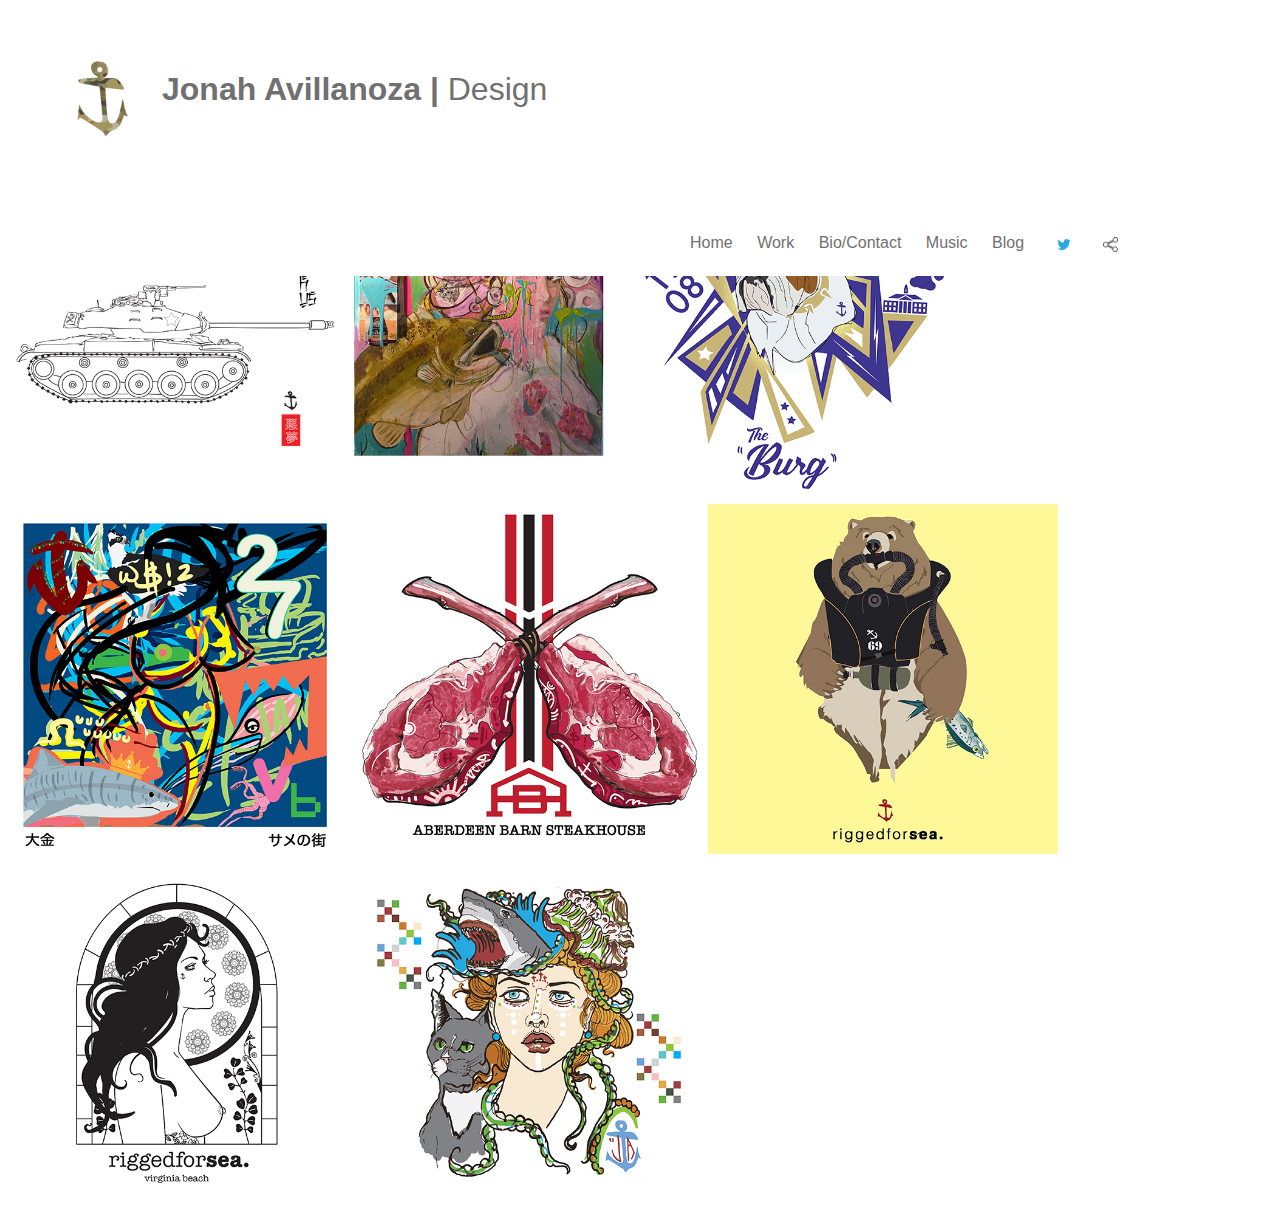
<file: index.html>
<!DOCTYPE html>
<html lang="en">
    <head>
        <meta charset="utf-8">
        <title>Avillanoza Design 2021.</title>
        <!---Favicon-->
        <link rel="shortcut icon" href="images/favicon.ico">       
        <!---Link to Style Sheet-->
        <link rel="stylesheet" href="css/styles.css">
    </head>
    <body>
        <section>
            <header>
                <img class="mainanchor" src="images/multicam.png" alt="rfsanchor" width="100">
                <h1 class="boldname">Jonah Avillanoza | <span class="design">Design</span></h1>
                <nav>
                    <ul>
                        <li><a href="index.html">Home</a></li>
                        <li><a href="work.html">Work</a></li>
                        <li><a href="bio-contact.html">Bio/Contact</a></li>
                        <li><a href="music.html">Music</a></li>
                        <li><a href="blog.html">Blog</a></li>
                        <li><a href="https://twitter.com/Ninety_Two_VB" target="blank"><img class="twitter" src="images/twitterlogo.png" alt="twitterlogo" width="30"></a></li>
                        <li><a href="https://www.instagram.com/riggedforsea" target="blank"><img class="share" src="images/share.png" alt="sharelogo" width="15"></a></li>    
                    </ul>
                </nav>
            </header> 
        </section>
        <main>
                <div class="index-work-image-container">
                    <div class="index-work-imagesize">
                        <a href="designs/design_1.html"><img src="images/americanmuscle/american-tank.jpg" alt="American Muscle Project" width="350"></a>
                        <a href="designs/design_2.html"><img src="images/Rainer/rainer.png" alt="Rainer Painting" height="400"></a>
                         <a href="designs/design_3.html"><img src="images/dukedogs.jpg" alt="Duke Dogs!" width="350"></a>
                        <a href="designs/design_4.html"><img src="images/spacejam96.jpg" alt="SpaceJam96" width="350"></a>
                        <a href="designs/design_5.html"><img src="images/tomahawkribbonsindex.jpg" alt="Aberdeen Barn Steak House" width="350"></a>
                        <a href="designs/design_6.html"><img src="images/kbearnasty.jpg" alt="Kodiak Bear" width="350"></a>
                        <a href="designs/design_7.html"><img src="images/driftingafrika.png" alt="Drifting" width="350"></a>
                        <a href="designs/design_8.html"><img src="images/mermaid.jpg" alt="Mearmaid" width="350"></a>
                    </div>
                </div>
         </main>
    </body>
</html>
</file>
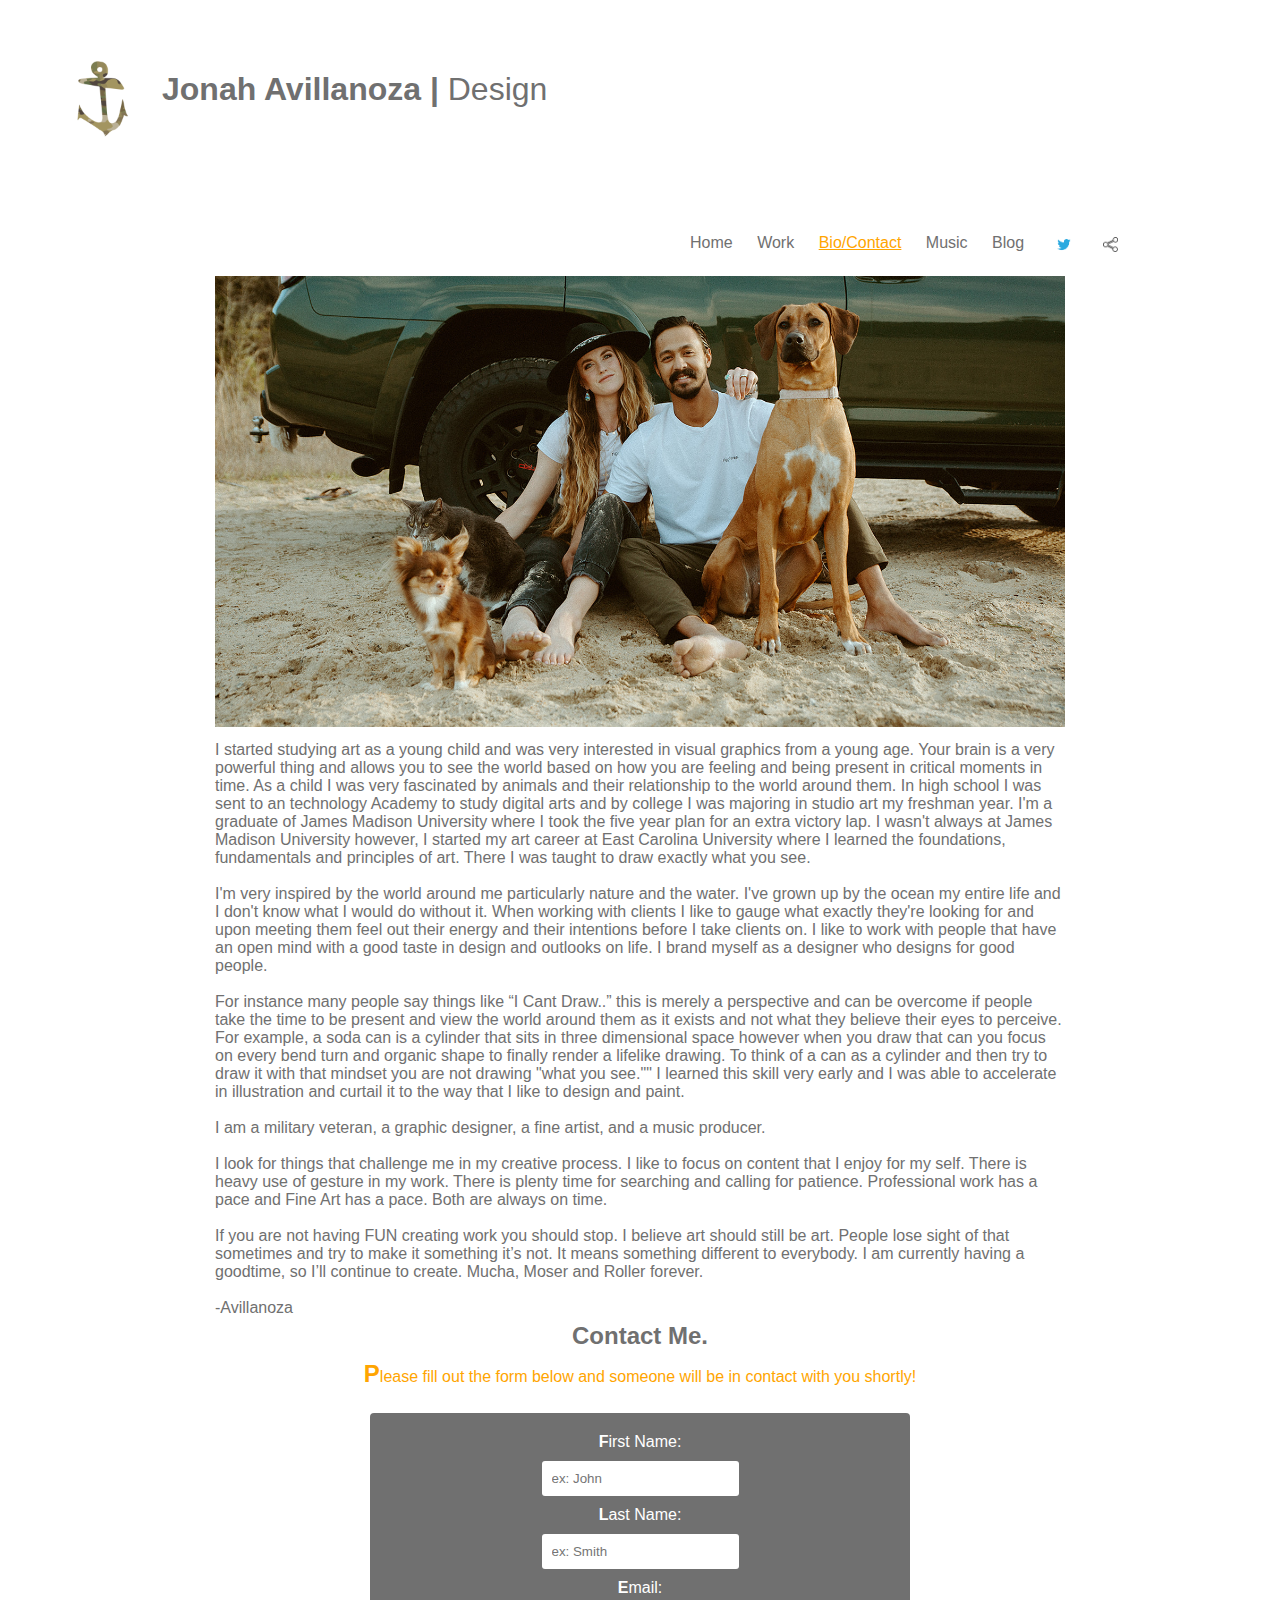
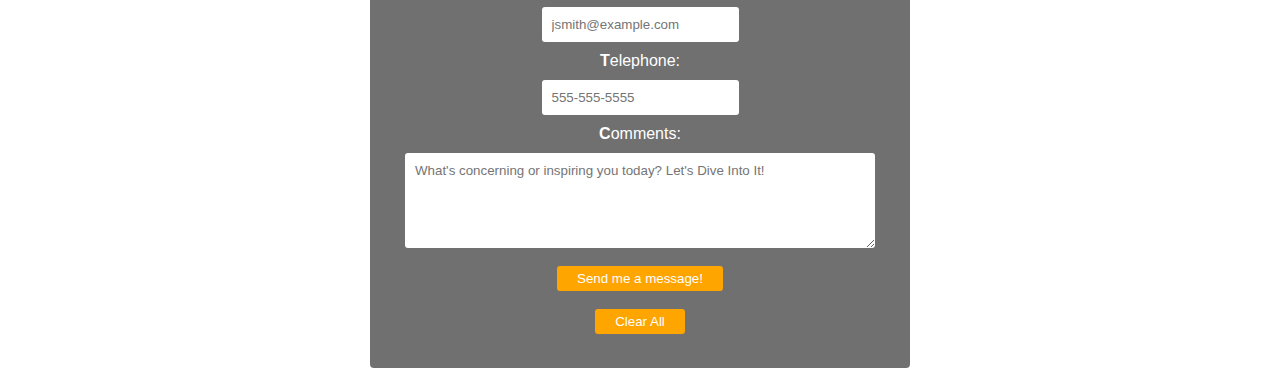
<file: bio-contact.html>
<!DOCTYPE html>
<html lang="en">
    <head>
        <meta charset="utf-8">
        <title>Avillanoza Design | Bio/Contact </title>
        <!---Favicon-->
        <link rel="shortcut icon" href="images/favicon.ico">       
        <!---Link to Style Sheet-->
        <link rel="stylesheet" href="css/styles.css">
    </head>
    <body>
        <section>
            <header>
                <img class="mainanchor" src="images/multicam.png" alt="rfsanchor" width="100">
                <h1 class="boldname">Jonah Avillanoza | <span class="design">Design</span></h1>
                <nav>
                    <ul>
                        <li><a href="index.html">Home</a></li>
                        <li><a href="work.html">Work</a></li>
                        <li><a class="workpage" href="bio-contact.html">Bio/Contact</a></li>
                        <li><a href="music.html">Music</a></li>
                        <li><a href="blog.html">Blog</a></li>
                        <li><a href="https://twitter.com/Ninety_Two_VB" target="blank"><img class="twitter" src="images/twitterlogo.png" alt="twitterlogo" width="30"></a></li>
                        <li><a href="https://www.instagram.com/riggedforsea" target="blank"><img class="share" src="images/share.png" alt="sharelogo" width="15"></a></li>    
                    </ul>
                </nav>
            </header> 
        </section>
        <main>
            <div class="bio-image-container">
                <div class="bio-imagesize">
                    <img src="images/virginia-engagement-photographer-virginia-beach-lia-everette-photography-52_websize.jpg" alt="Family Photo" width="850">
                </div>
            </div>

            <div class="biodecriptbodycopy">
                <p>I started studying art as a young child and was very interested in visual graphics from a young age. Your brain is a very powerful thing and allows you to see the world based on how you are feeling and being present in critical moments in time. As a child I was very fascinated by animals and their relationship to the world around them. In high school I was sent to an technology Academy to study digital arts and by college I was majoring in studio art my freshman year. I'm a graduate of James Madison University where I took the five year plan for an extra victory lap. I wasn't always at James Madison University however, I started my art career at East Carolina University where I learned the foundations, fundamentals and principles of art. There I was taught to draw exactly what you see. </p>
                <br>
                <p>I'm very inspired by the world around me particularly nature and the water. I've grown up by the ocean my entire life and I don't know what I would do without it. When working with clients I like to gauge what exactly they're looking for and upon meeting them feel out their energy and their intentions before I take clients on. I like to work with people that have an open mind with a good taste in design and outlooks on life. I brand myself as a designer who designs for good people.</p>
                <br>
                <p>For instance many people say things like “I Cant Draw..” this is merely a perspective and can be overcome if people take the time to be present and view the world around them as it exists and not what they believe their eyes to perceive. For example, a soda can is a cylinder that sits in three dimensional space however when you draw that can you focus on every bend turn and organic shape to finally render a lifelike drawing. To think of a can as a cylinder and then try to draw it with that mindset you are not drawing "what you see."" I learned this skill very early and I was able to accelerate in illustration and curtail it to the way that I like to design and paint.</p>
                <br>
                <p>I am a military veteran, a graphic designer, a fine artist, and a music producer. </p>
                <br>
                <p>I look for things that challenge me in my creative process. I like to focus on content that I enjoy for my self. There is heavy use of gesture in my work. There is plenty time for searching and calling for patience. Professional work has a pace and Fine Art has a pace. Both are always on time.</p>
                <br>
                <p>If you are not having FUN creating work you should stop. I believe art should still be art. People lose sight of that sometimes and try to make it something it’s not. It means something different to everybody. I am currently having a goodtime, so I’ll continue to create. Mucha, Moser and Roller forever.</p>
                <br>
                <p>-Avillanoza</p>
            </div>
    </main>
    <body>
        <div class="contactcontainer">
            <h2>Contact Me.</h2>
            <p class="biofirstline">Please fill out the form below and someone will be in contact with you shortly!</p>
            <form id="contactform" name="test_form" method="POST" action="form.php" onsubmit="return validateForm(this)">
                <div class="first-name input-section">
                    <label for="firstname" class="label_input_wrap">First Name:</label>
                    <input type="text" name="req_firstname" id="firstname" placeholder="ex: John"/> <!-- make sure the "for" in label and the "id" in input match -->
                </div>
    
                <div class="last-name input-section">
                    <label for="lastname" class="label_input_wrap">Last Name:</label>
                    <input type="text" name="req_lastname" id="lastname" placeholder="ex: Smith"/>
                </div>
    
                <div class="email input-section">
                    <label for="email" class="label_input_wrap">Email:</label>
                    <input type="email" name="email" id="email" placeholder="jsmith@example.com"/>
                </div>
    
                <div class="telephone input-section">
                    <label for="telephone" class="label_input_wrap">Telephone:</label>
                    <input type="tel" name="req_telephone" id="telephone" placeholder="555-555-5555"/>
                </div>
    
                <div class="comments input-section">
                    <label for="comments" class="label_input_wrap">Comments:</label>
                    <textarea name="comments" id="comments" placeholder="What's concerning or inspiring you today? Let's Dive Into It!" cols="60" rows="5"></textarea>
                </div>

                <div class="submit input-section">
                    <input type="submit" value="Send me a message!"/>
                </div>

                <div class="reset input-section">
                    <input type="reset" value="Clear All">
                </div>
            </form>
        </div>
    </body>
</html>
</file>
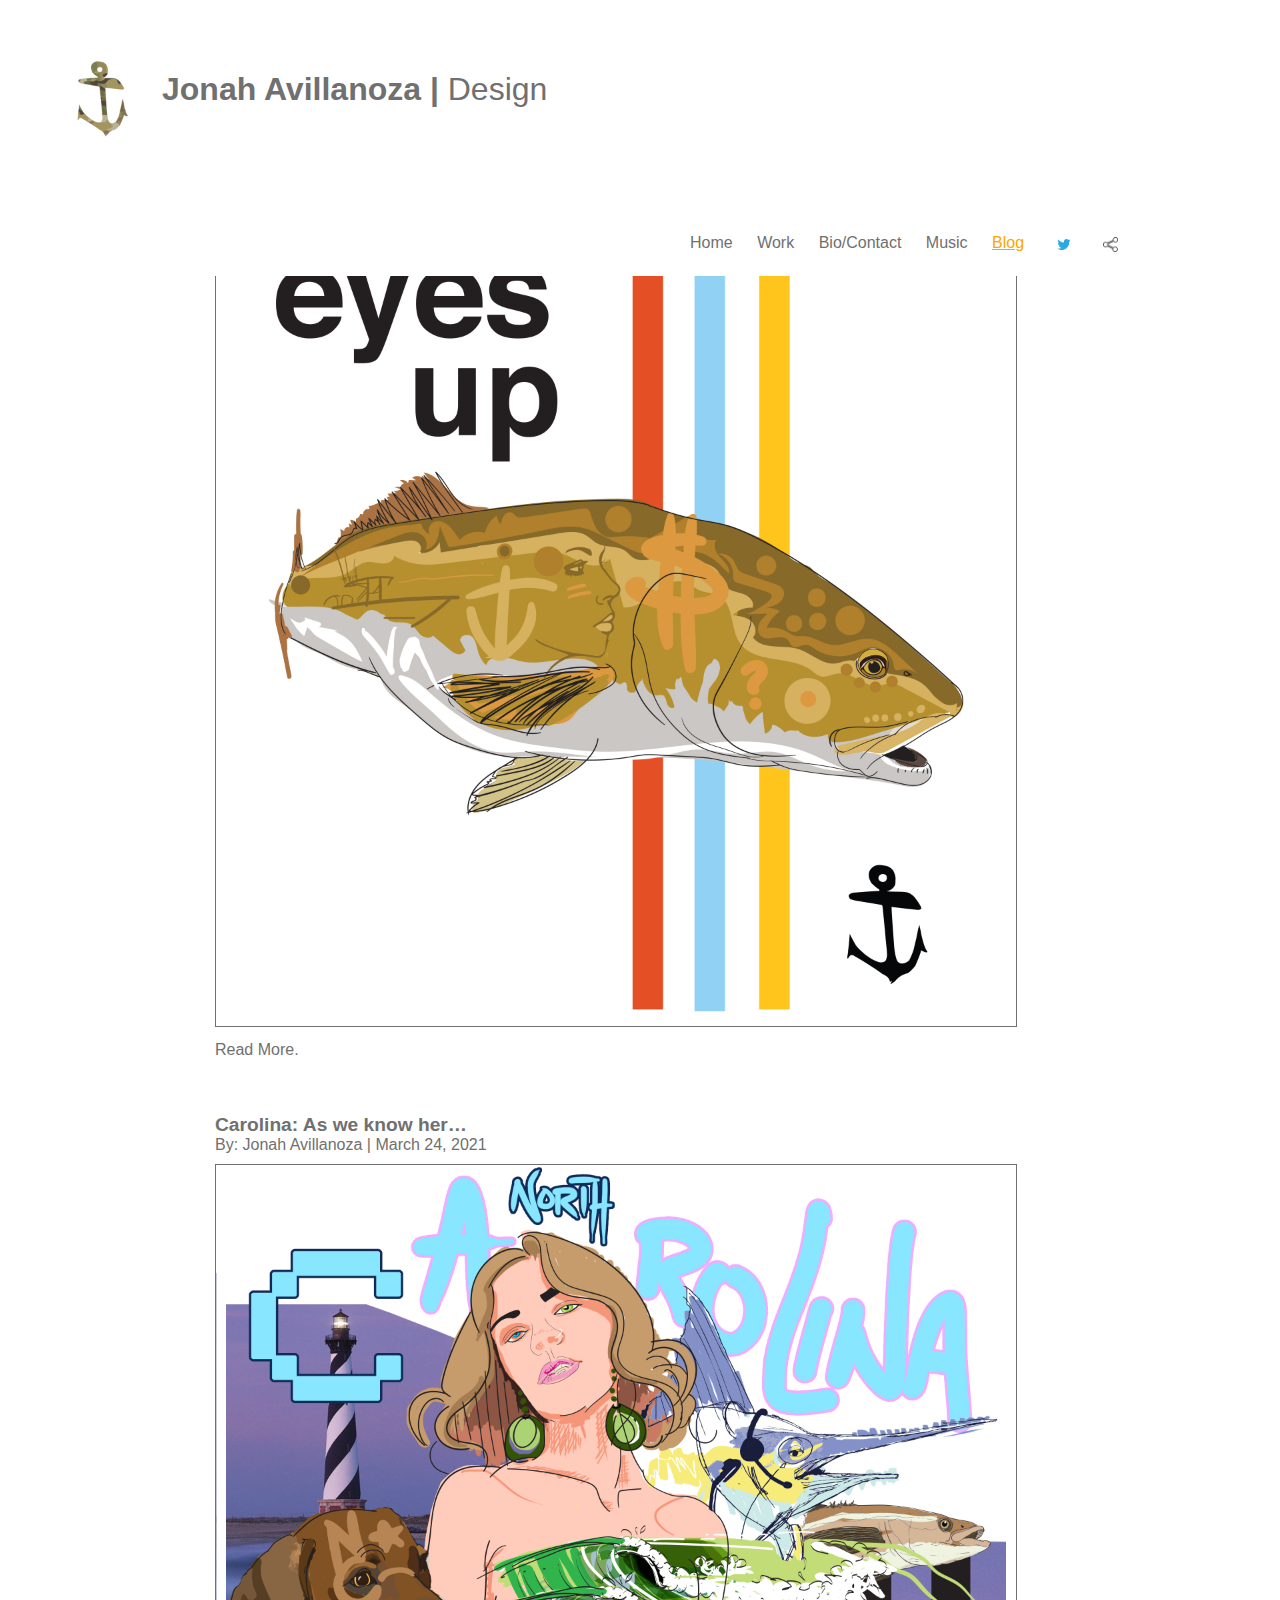
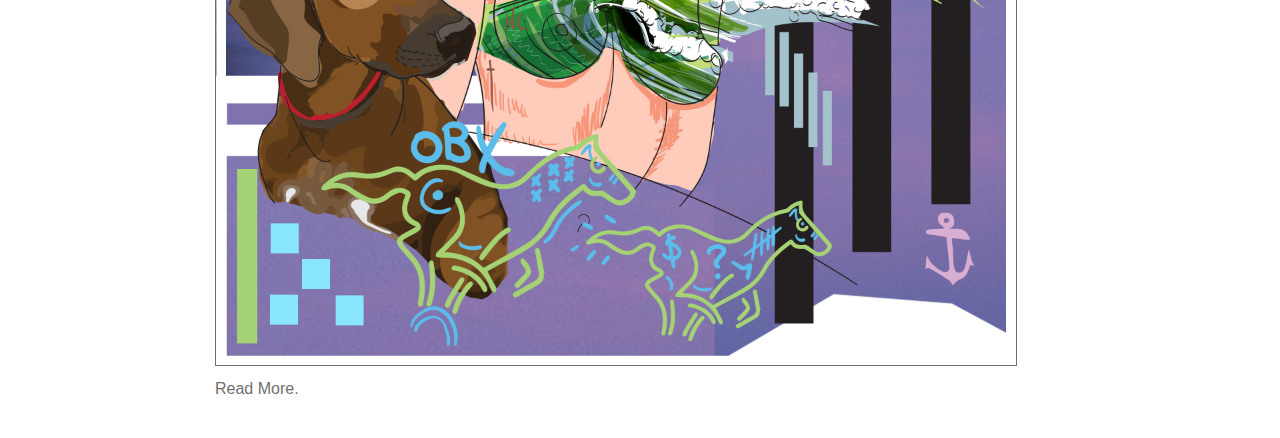
<file: blog.html>
<!DOCTYPE html>
<html lang="en">
    <head>
        <meta charset="utf-8">
        <title>Avillanoza Design | Blog</title>
        <!---Favicon-->
        <link rel="shortcut icon" href="images/favicon.ico">       
        <!---Link to Style Sheet-->
        <link rel="stylesheet" href="css/styles.css">
    </head>
    <body>
        <section>
            <header>
                <img class="mainanchor" src="images/multicam.png" alt="rfsanchor" width="100">
                <h1 class="boldname">Jonah Avillanoza | <span class="design">Design</span></h1>
                <nav>
                    <ul>
                        <li><a href="index.html">Home</a></li>
                        <li><a href="work.html">Work</a></li>
                        <li><a href="bio-contact.html">Bio/Contact</a></li>
                        <li><a href="music.html">Music</a></li>
                        <li><a class="workpage" href="blog.html">Blog</a></li>
                        <li><a href="https://twitter.com/Ninety_Two_VB" target="blank"><img class="twitter" src="images/twitterlogo.png" alt="twitterlogo" width="30"></a></li>
                        <li><a href="https://www.instagram.com/riggedforsea" target="blank"><img class="share" src="images/share.png" alt="sharelogo" width="15"></a></li>    
                    </ul>
                </nav>
            </header> 
        </section>

        <main class="blogcontainer">
            <section class="redfishblog">
                <p class="blogtitlehead">What’s behind: The “Bull Red” Shirt…</p>
                <p>By: Jonah Avillanoza | March 30, 2021</p>

                <a href="blogs/blog1.html" target="blank"><img id="redfish" src="images/REDDRUMSHIRT.jpg" alt="reddrumshirt" width="800px"></a>

                <div class="readmore">
                    <a href="blogs/blog1.html" target="blank">Read More.</a>
                </div>
            </section>

            <section class="carolinashirt">
                <p class="blogtitlehead">Carolina: As we know her…</p>
                <p>By: Jonah Avillanoza | March 24, 2021</p>

                <a href="blogs/blog2.html" target="blank"><img id="carolinashirt" src="images/carolinashirt.jpg" alt="carolinashirt" width="800px"></a>

                <div class="readmore">
                    <a href="blogs/blog2.html" target="blank">Read More.</a>
                </div>
            </section>
        </main>
    </body>
</html>
</file>
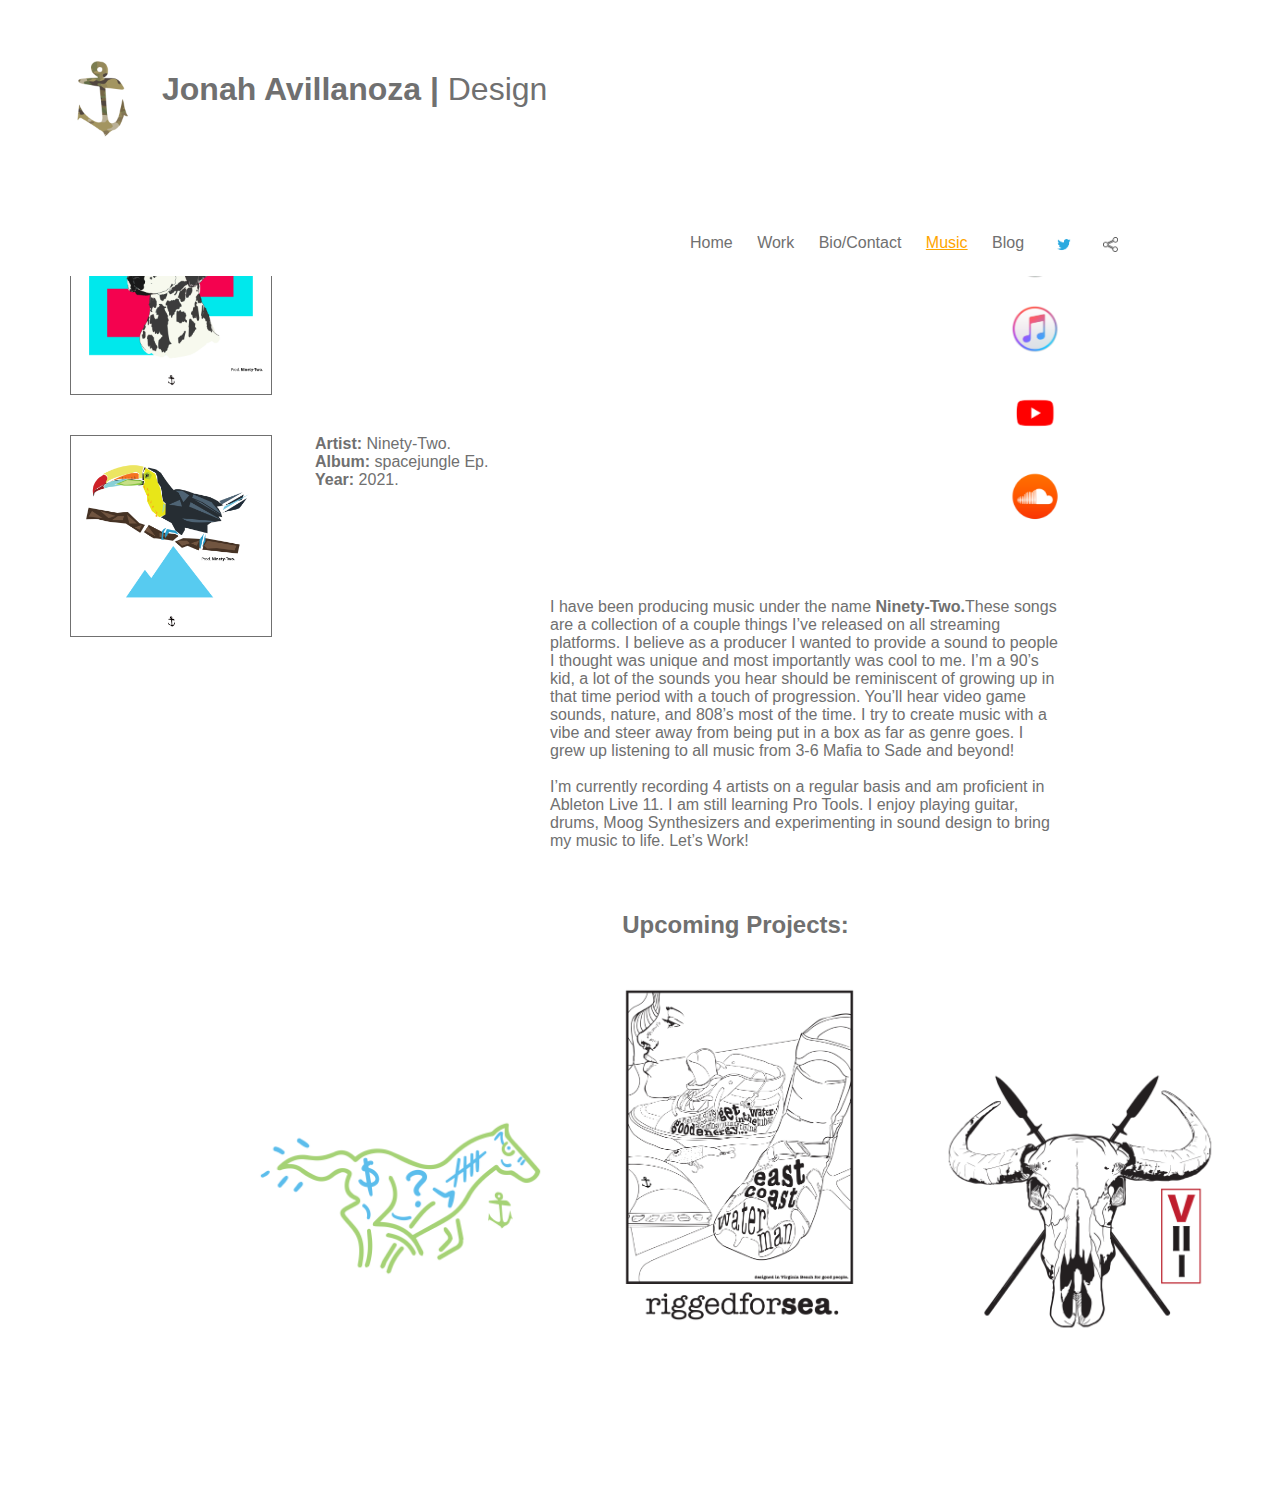
<file: music.html>
<!DOCTYPE html>
<html lang="en">
    <head>
        <meta charset="utf-8">
        <title>Avillanoza Design | Music</title>
        <!---Favicon-->
        <link rel="shortcut icon" href="images/favicon.ico">       
        <!---Link to Style Sheet-->
        <link rel="stylesheet" href="css/styles.css">
        <!---Link to Light Box-->
        <link href="/lightbox2-2.11.3/src/css/lightbox.css" rel="stylesheet" />
    </head>
    <body>
        <section>
            <header>
                <img class="mainanchor" src="images/multicam.png" alt="rfsanchor" width="100">
                <h1 class="boldname">Jonah Avillanoza | <span class="design">Design</span></h1>
                <nav>
                    <ul>
                        <li><a href="index.html">Home</a></li>
                        <li><a href="work.html">Work</a></li>
                        <li><a href="bio-contact.html">Bio/Contact</a></li>
                        <li><a class="workpage" href="music.html">Music</a></li>
                        <li><a href="blog.html">Blog</a></li>
                        <li><a href="https://twitter.com/Ninety_Two_VB" target="blank"><img class="twitter" src="images/twitterlogo.png" alt="twitterlogo" width="30"></a></li>
                        <li><a href="https://www.instagram.com/riggedforsea" target="blank"><img class="share" src="images/share.png" alt="sharelogo" width="15"></a></li>    
                    </ul>
                </nav>
            </header> 
        </section>
        <main>
            <section>
                <div class="music-image-container">
                    <div class="music-imagesize">
                        <img class="introspectionalbum" src="images/Introspection.jpg" alt="introspection Album Art" width="200">
                        <img class="spacejunglealbum" src="images/SapceJungleEP.jpg" alt="spacejungle Album Art" width="200">
                    </div>

                    <div class="musictitles">
                        <div class="introspection">
                            <p><span class="artist-music-bold">Artist: </span>Ninety-Two.</p>
                            <p><span class="album-music-bold">Album: </span>introspection.</p>
                            <p><span class="year-music-bold">Year: </span>2021.</p>
                        </div>
                        <div class="spacejungle">
                            <p><span class="artist-music-bold">Artist: </span>Ninety-Two.</p>
                            <p><span class="album-music-bold">Album: </span>spacejungle Ep.</p>
                            <p><span class="year-music-bold">Year: </span>2021.</p>
                        </div>    
                    </div>
                    </div>
                </div>
            </section>
                <section class="mediaplayer">
                    <iframe class="playermusic" src="https://open.spotify.com/embed/artist/2uJHjGxlYjtKHuoKZ4YSe1?utm_source=generator" width="40%" height="380" frameBorder="0" allowfullscreen="" allow="autoplay; clipboard-write; encrypted-media; fullscreen; picture-in-picture"></iframe>
                </section>
        
                <div class="musicdescription">
                    <p>I have been producing music under the name <span class="boldninety">Ninety-Two.</span>These songs are a collection of a couple things I’ve released on all streaming platforms. I believe as a producer I wanted to provide a sound to people I thought was unique and most importantly was cool to me. I’m a 90’s kid, a lot of the sounds you hear should be reminiscent of growing up in that time period with a touch of progression. You’ll hear video game sounds, nature, and 808’s most of the time. I try to create music with a vibe and steer away from being put in a box as far as genre goes. I grew up listening to all music from 3-6 Mafia to Sade and beyond!</p>
                    <br>
                    <p class="secondmusicp">I’m currently recording 4 artists on a regular basis and am proficient in Ableton Live 11. I am still learning Pro Tools.  I enjoy playing guitar, drums, Moog Synthesizers and experimenting in sound design to bring my music to life. Let’s Work!</p>
                </div>
                <section class="musiclinkphotos">
                    <a href="https://open.spotify.com/artist/2uJHjGxlYjtKHuoKZ4YSe1?si=xd8ghBUDSjq3GK9kr_S7xg" target="blank"><img class="spotify" src="images/download.png" alt="spotifylogo" width="50"></a>
                    <a href="https://music.apple.com/us/artist/ninety-two/1582235658" target="blank"><img class="applemusic" src="images/applemusiclogo.png" alt="applemusiclogo" width="50"></a>
                    <a href="https://www.youtube.com/channel/UCjB4UA0KZcvtuUFwFcnOZKg" target="blank"><img class="youtube" src="images/youtubelogo.png" alt="youtubelogo" width="70"></a>
                    <a href="https://soundcloud.com/92onthetrackvb" target="blank"><img class="soundcloud" src="images/soundcloudlogo.png" alt="soundcloudlogo" width="50"></a>  
                </section>
                
                <section class="gallery">
                    <h2 class="galleryhead">Upcoming Projects:</h2>
                    <a href="/images/cowgirlz.jpg" data-lightbox="image-1" data-title="Ocean Cowgirl - Ninety-Two."><img src="/images/cowgirlz.jpg" alt="Cow Girl Logo" title="Cowgirl"></a>
                    <a href="/images/shoesandlures2.png" data-lightbox="image-1" data-title="Boots We Wear - Ninety-Two."><img src="/images/shoesandlures2.png" alt="Shoes and Lures" title="Shoes and Lures"></a>
                    <a href="/images/521patch.jpg" data-lightbox="image-1" data-title="Man vs. Wild - Ninety-Two."><img src="/images/521patch.jpg" alt="Man vs. Wild" title="Man vs. Wild"></a>
                </section>    
         </main>
         <script src="/lightbox2-2.11.3/dist/js/lightbox-plus-jquery.js"></script>
    </body>
</html>
</file>
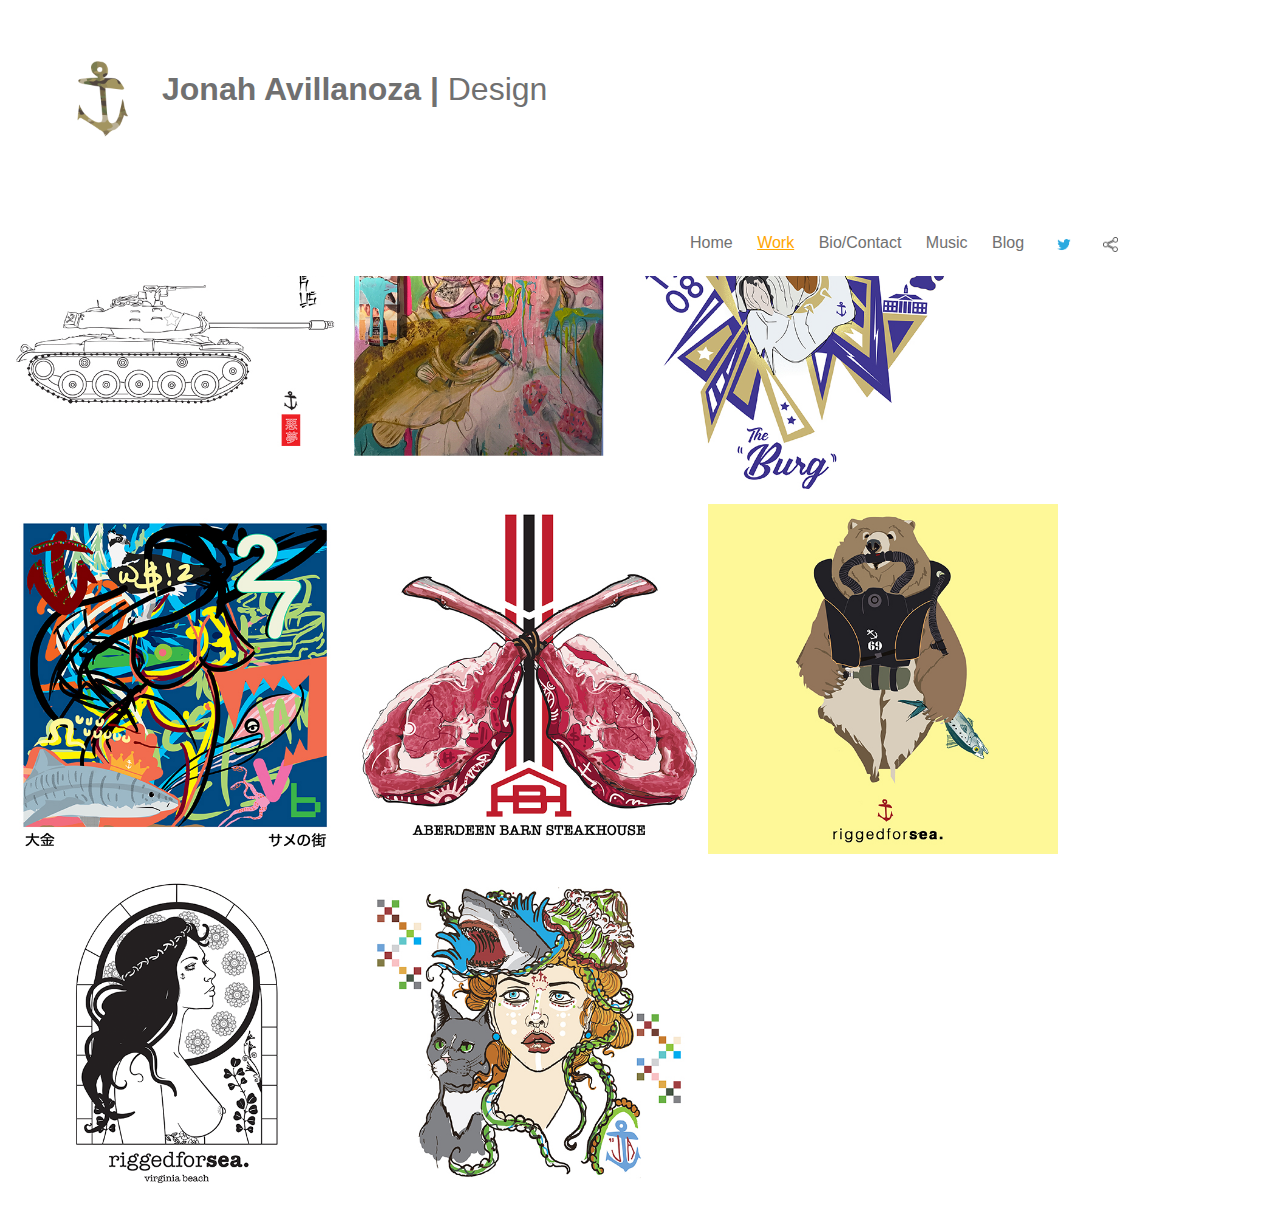
<file: work.html>
<!DOCTYPE html>
<html lang="en">
    <head>
        <meta charset="utf-8">
        <title>Avillanoza Design | Work </title>
        <!---Favicon-->
        <link rel="shortcut icon" href="images/favicon.ico">       
        <!---Link to Style Sheet-->
        <link rel="stylesheet" href="css/styles.css">
    </head>
    <body>
        <section>
            <header>
                <img class="mainanchor" src="images/multicam.png" alt="rfsanchor" width="100">
                <h1 class="boldname">Jonah Avillanoza | <span class="design">Design</span></h1>
                <nav>
                    <ul>
                        <li><a href="index.html">Home</a></li>
                        <li><a class="workpage" href="work.html">Work</a></li>
                        <li><a href="bio-contact.html">Bio/Contact</a></li>
                        <li><a href="music.html">Music</a></li>
                        <li><a href="blog.html">Blog</a></li>
                        <li><a href="https://twitter.com/Ninety_Two_VB" target="blank"><img class="twitter" src="images/twitterlogo.png" alt="twitterlogo" width="30"></a></li>
                        <li><a href="https://www.instagram.com/riggedforsea" target="blank"><img class="share" src="images/share.png" alt="sharelogo" width="15"></a></li>    
                    </ul>
                </nav>
            </header> 
        </section>
        <main>
                <div class="index-work-image-container">
                    <div class="index-work-imagesize">
                        <a href="designs/design_1.html"><img src="images/americanmuscle/american-tank.jpg" alt="American Muscle Project" width="350"></a>
                        <a href="designs/design_2.html"><img src="images/Rainer/rainer.png" alt="Rainer Painting" height="400"></a>
                        <a href="designs/design_3.html"><img src="images/dukedogs.jpg" alt="Duke Dogs!" width="350"></a>
                        <a href="designs/design_4.html"><img src="images/spacejam96.jpg" alt="SpaceJam96" width="350"></a>
                        <a href="designs/design_5.html"><img src="images/tomahawkribbonsindex.jpg" alt="Aberdeen Barn Steak House" width="350"></a>
                        <a href="designs/design_6.html"><img src="images/kbearnasty.jpg" alt="Kodiak Bear" width="350"></a>
                        <a href="designs/design_7.html"><img src="images/driftingafrika.png" alt="Drifting" width="350"></a>
                        <a href="designs/design_8.html"><img src="images/mermaid.jpg" alt="Mearmaid" width="350"></a>
                    </div>
                </div>
                </div>
         </main>

    </body>
</html>
</file>
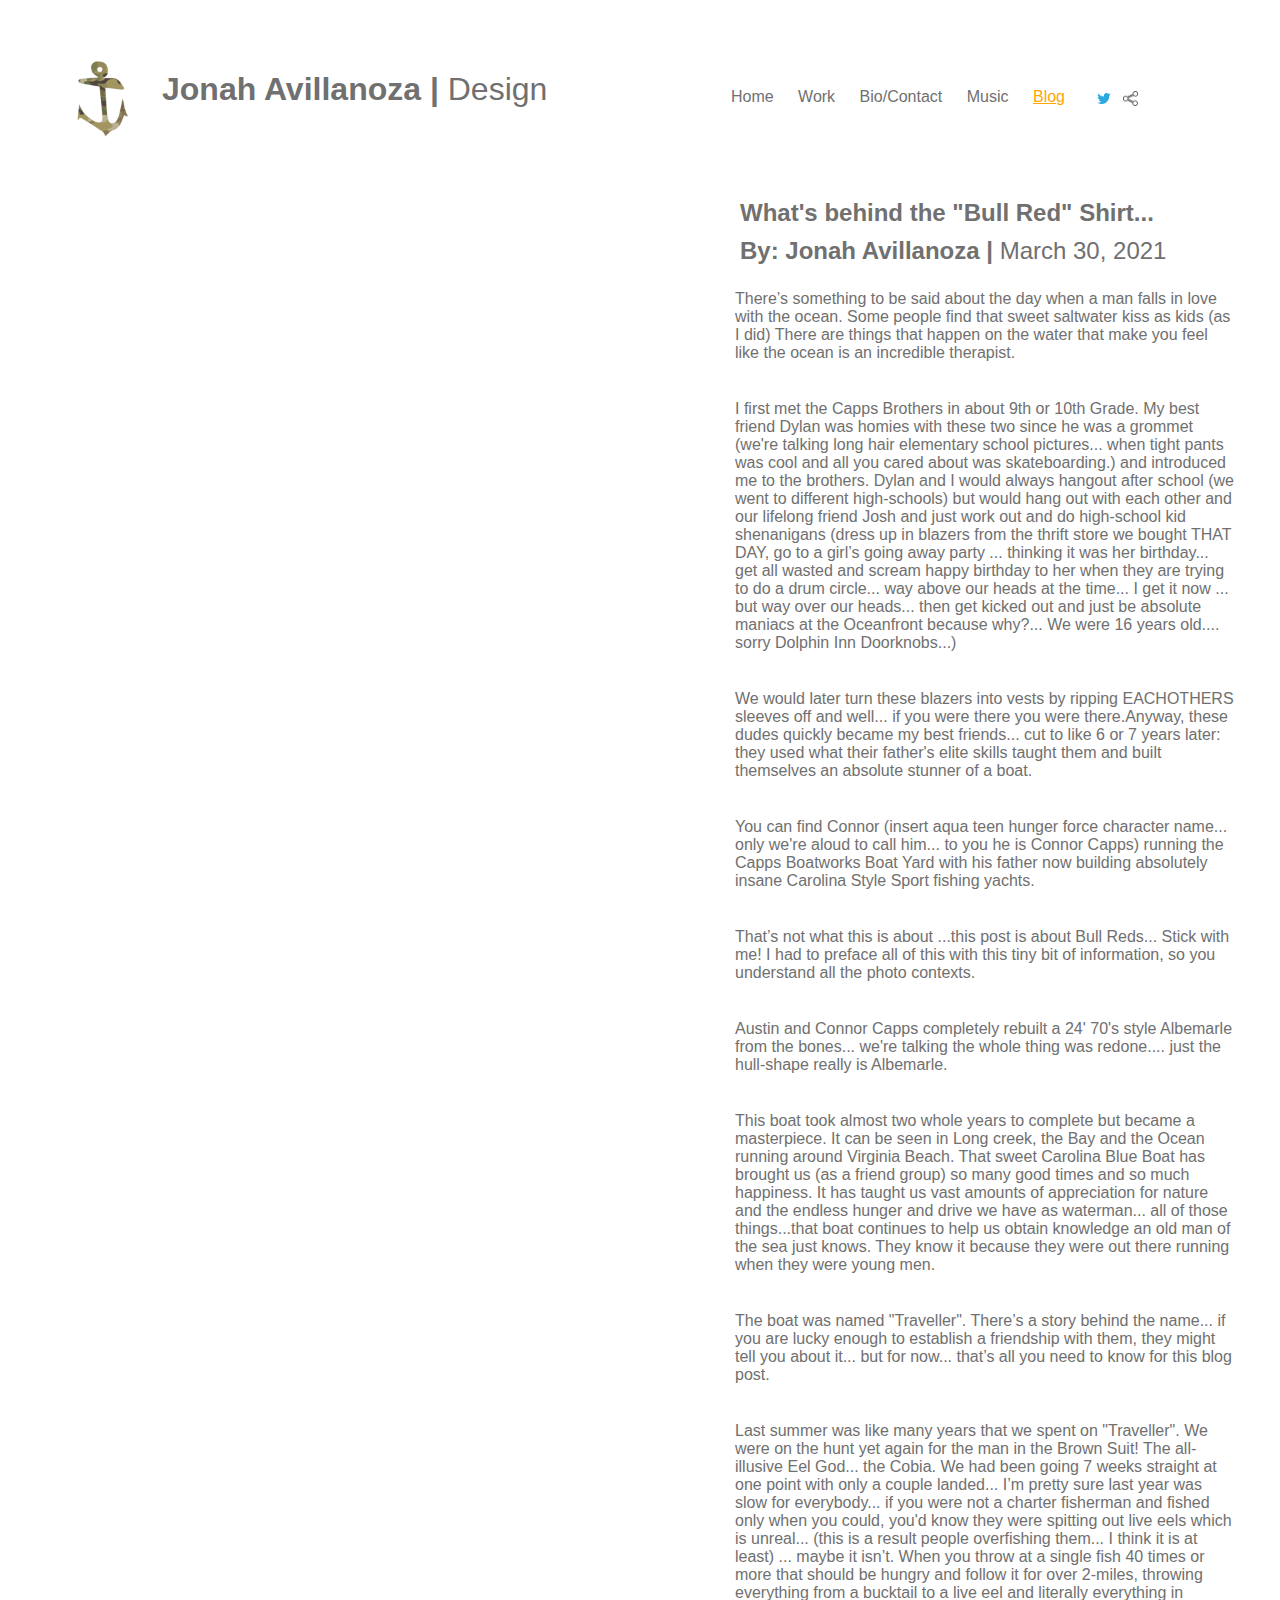
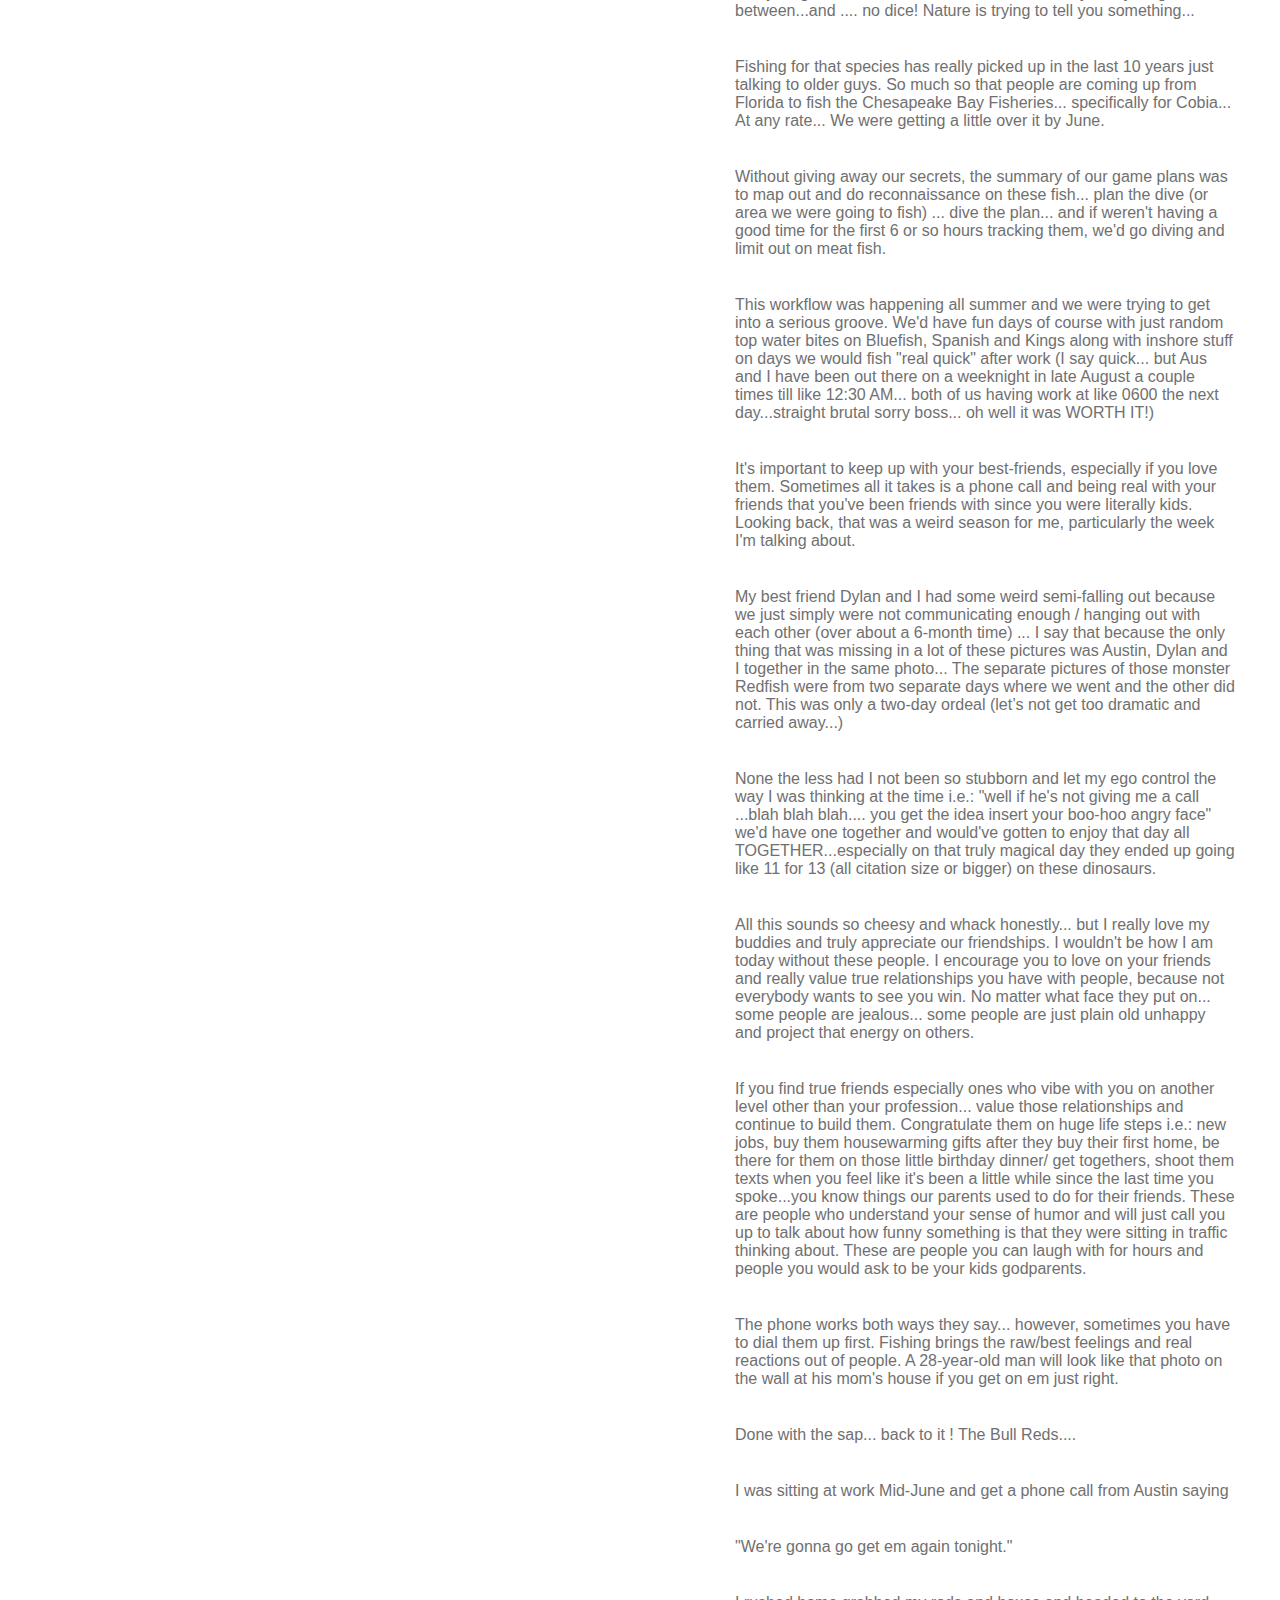
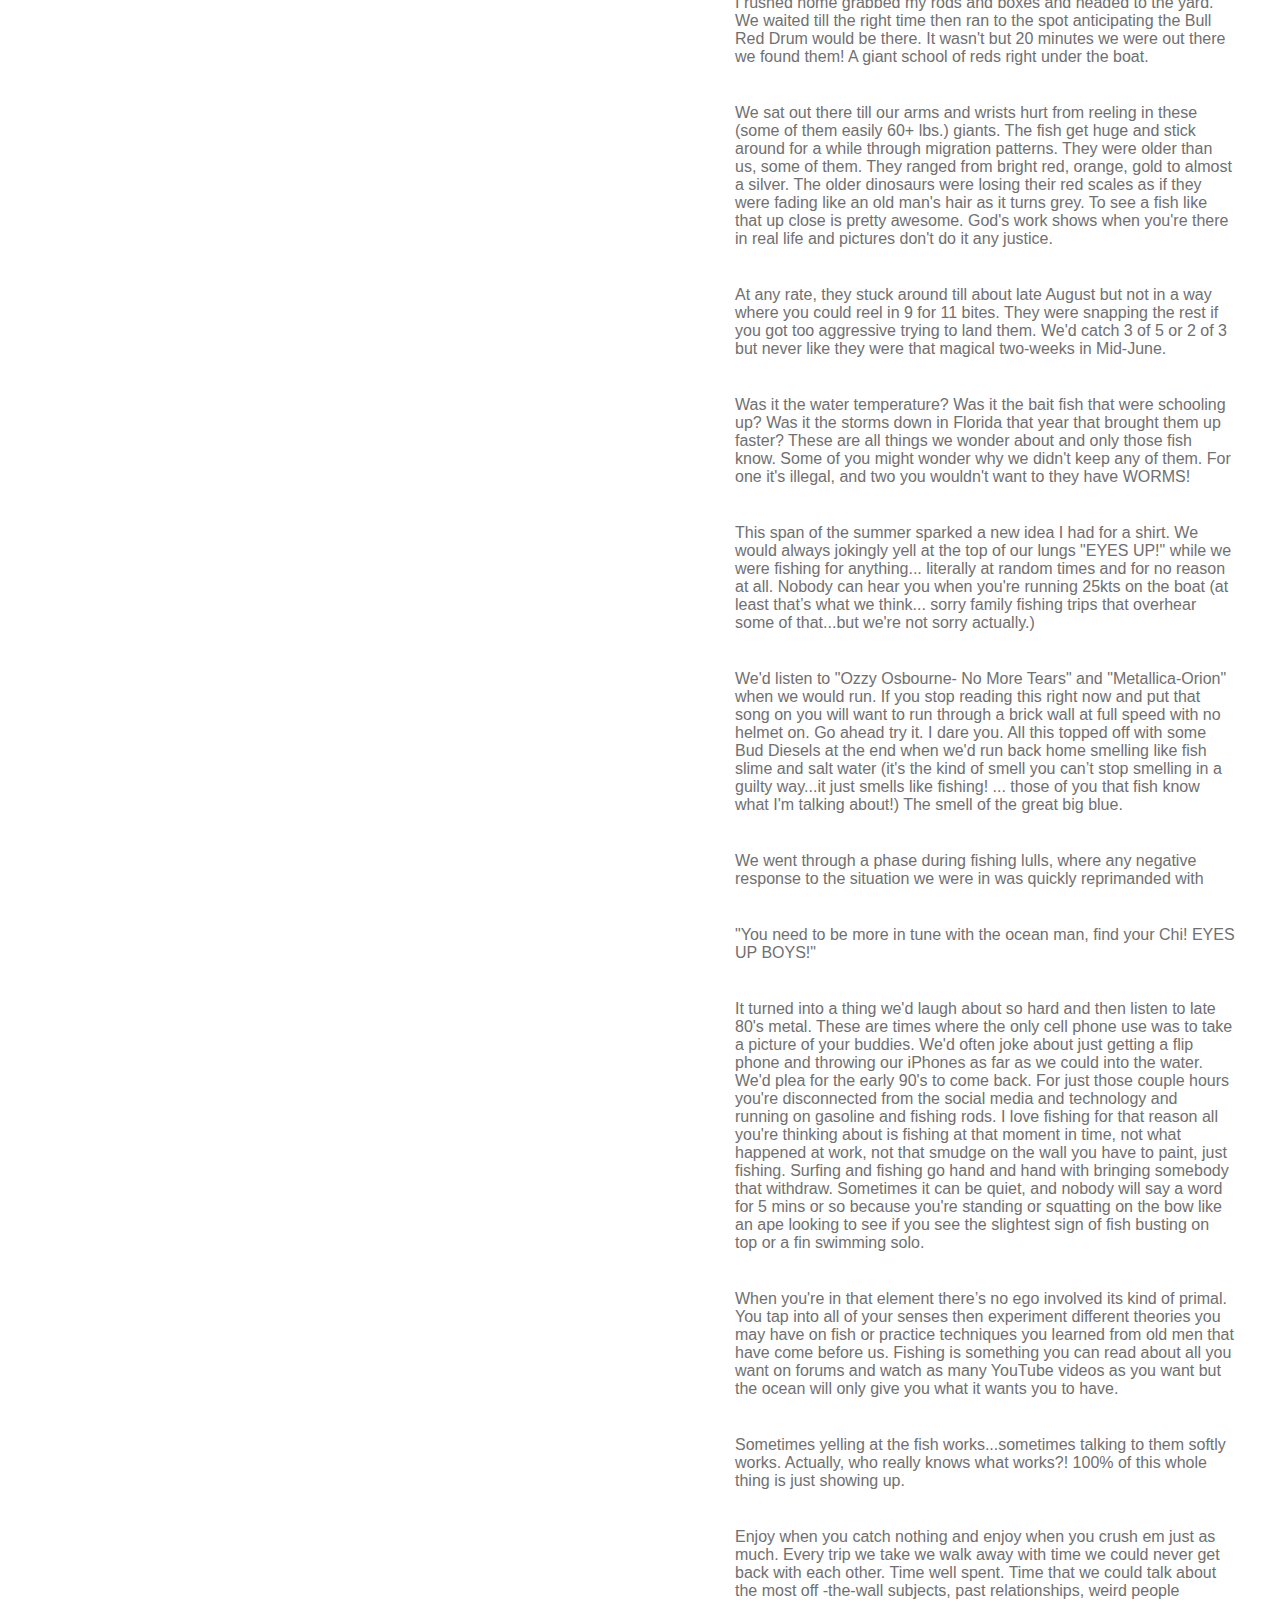
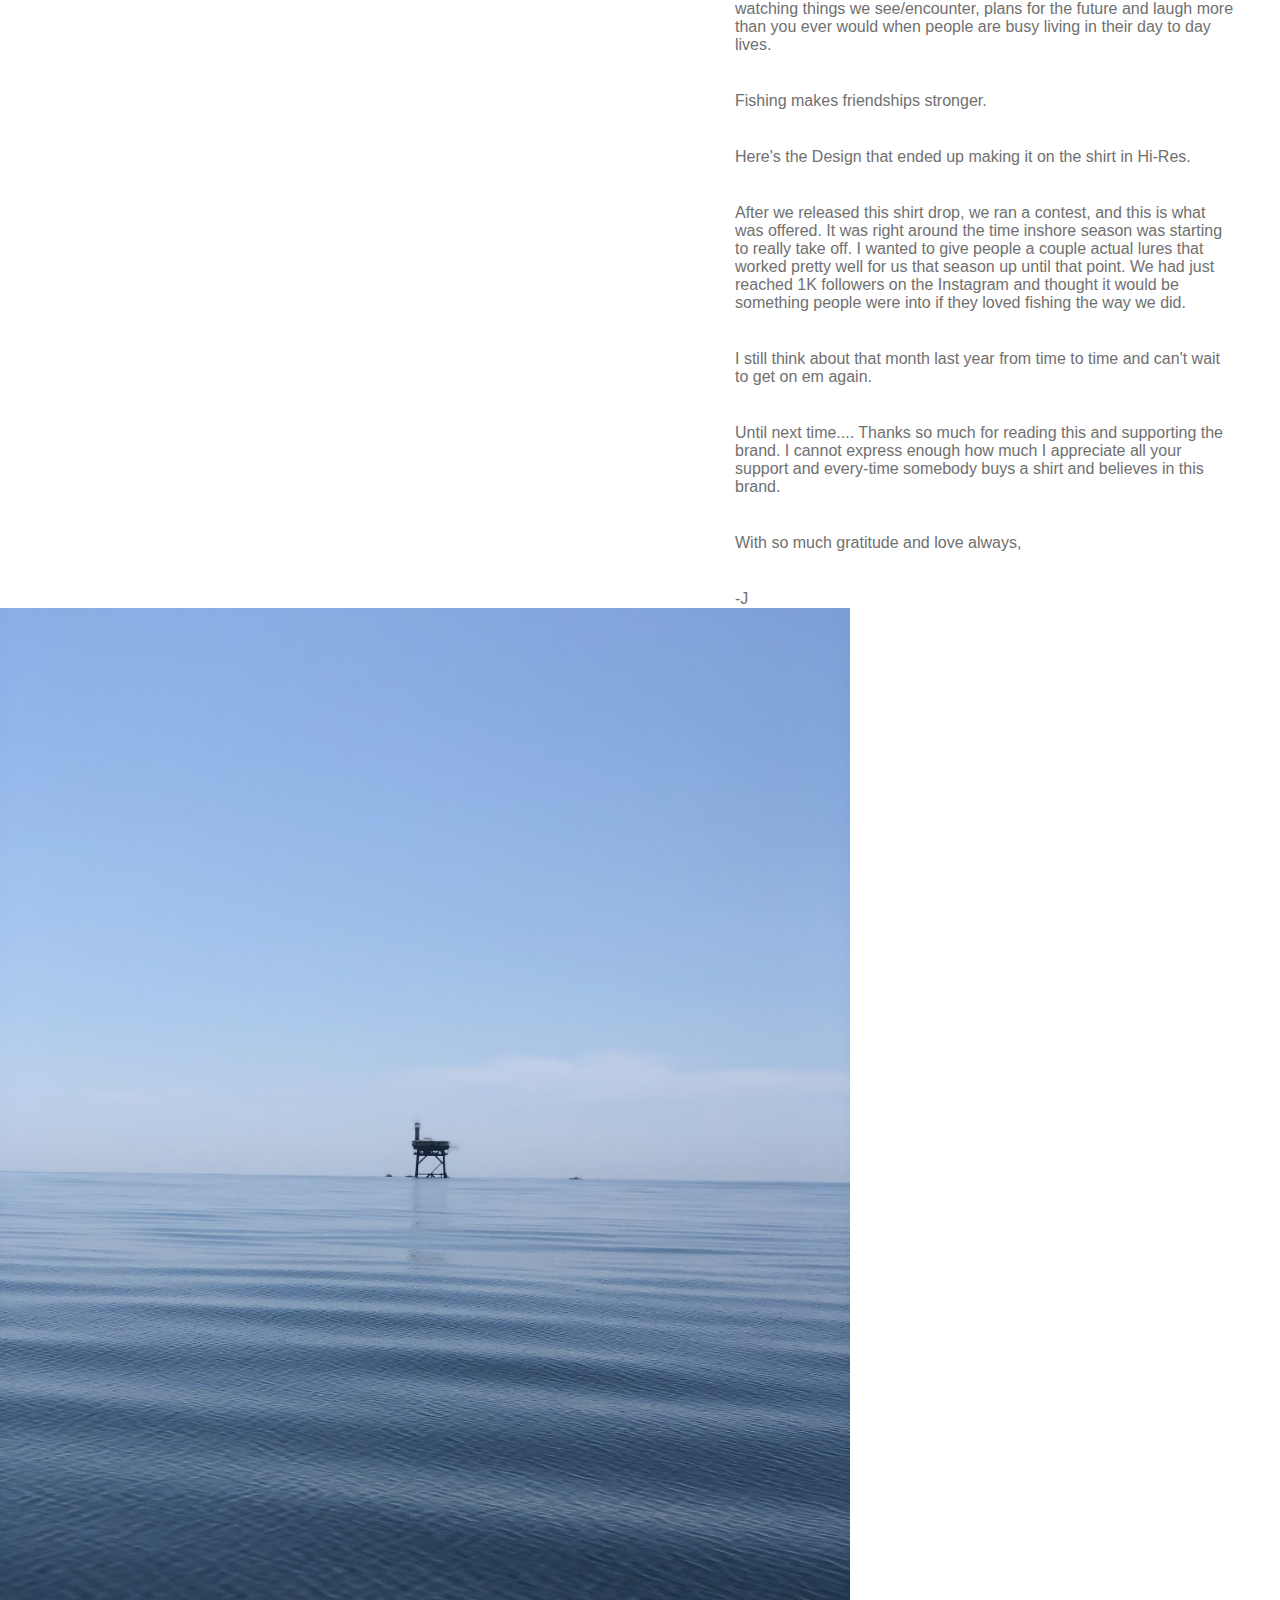
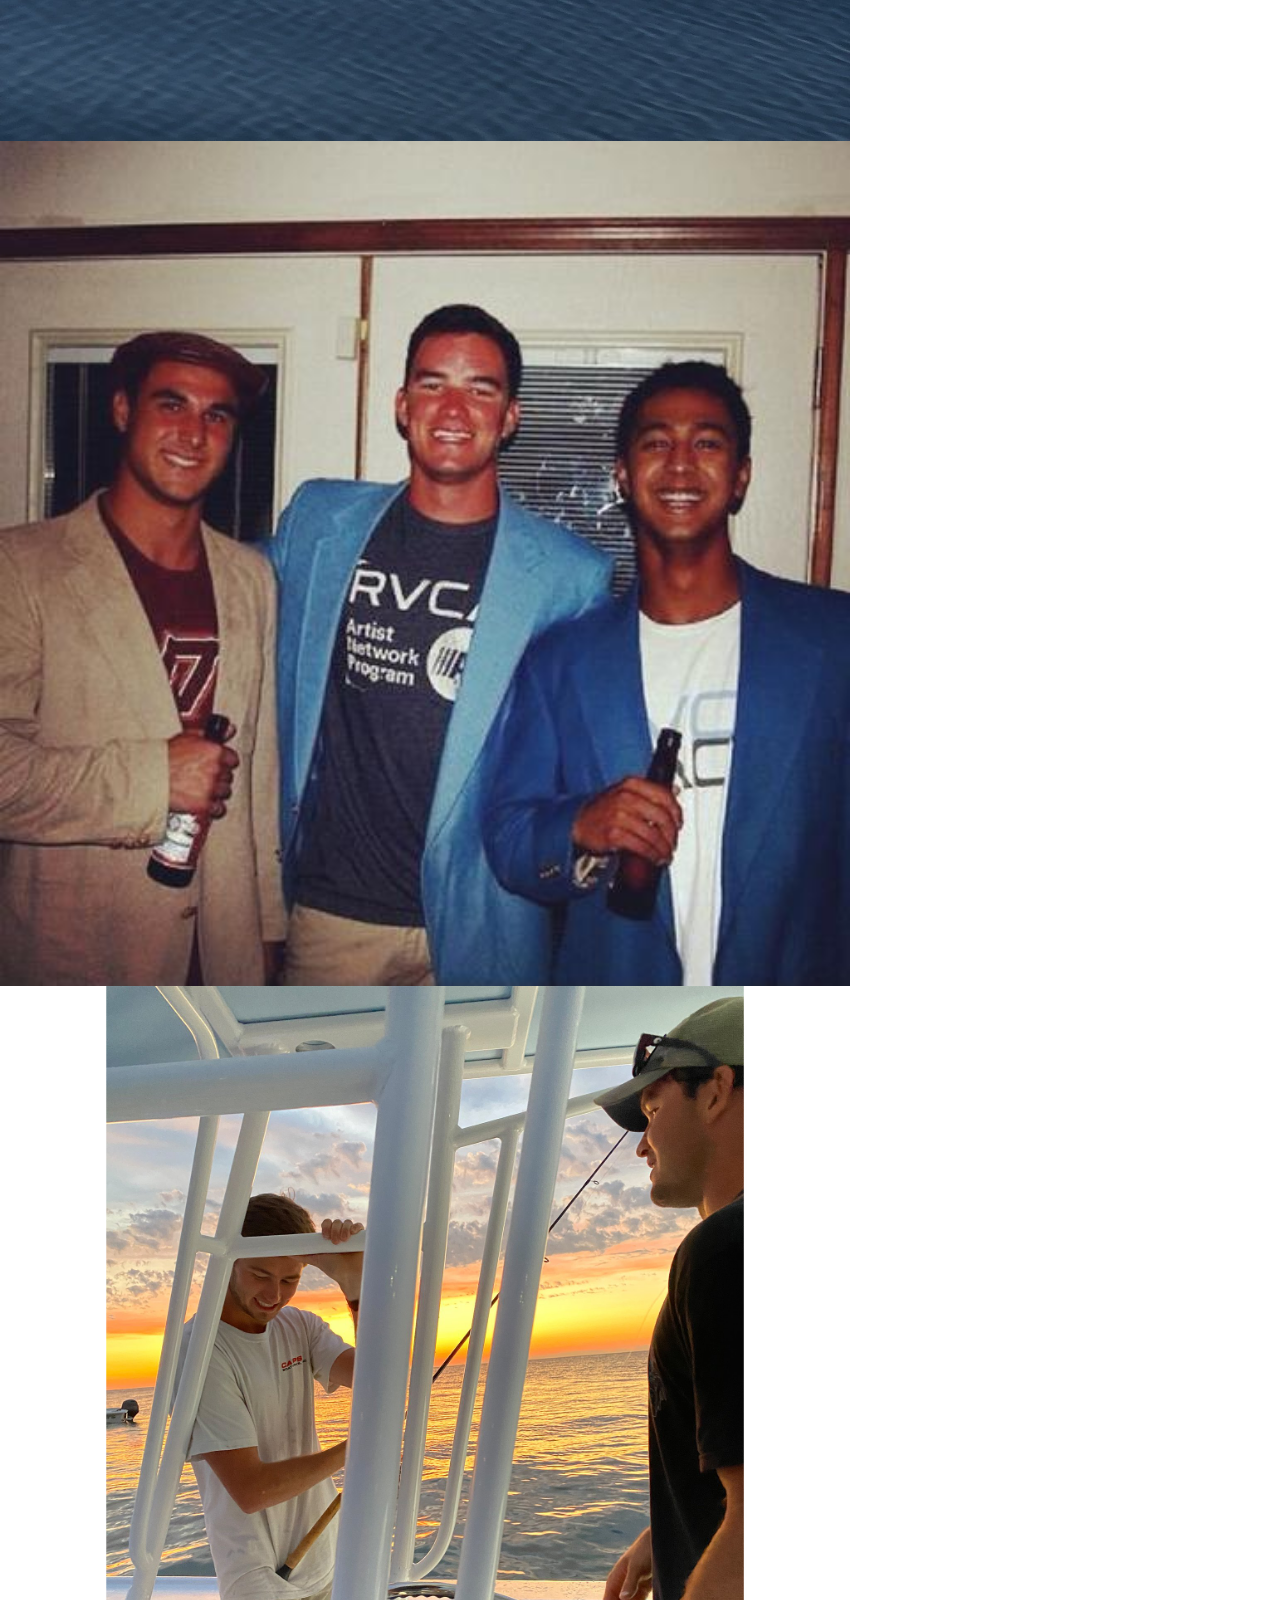
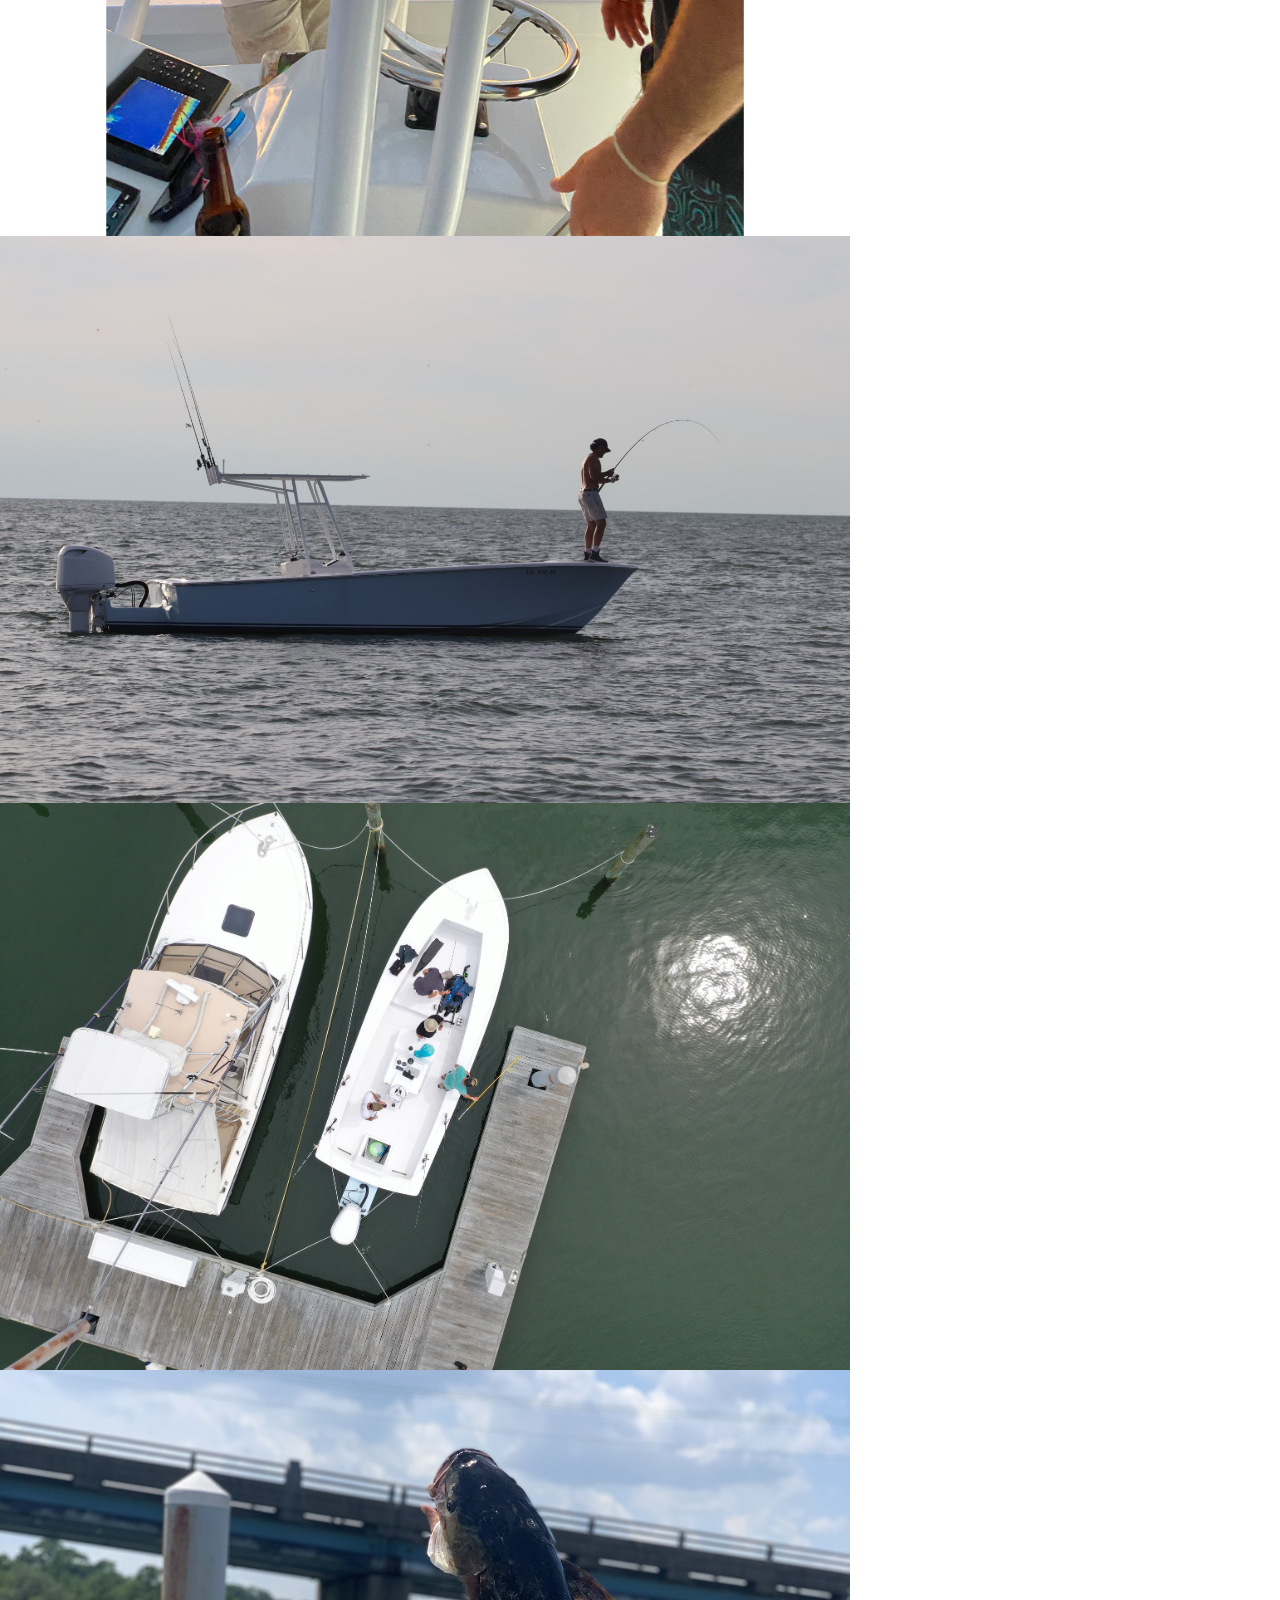
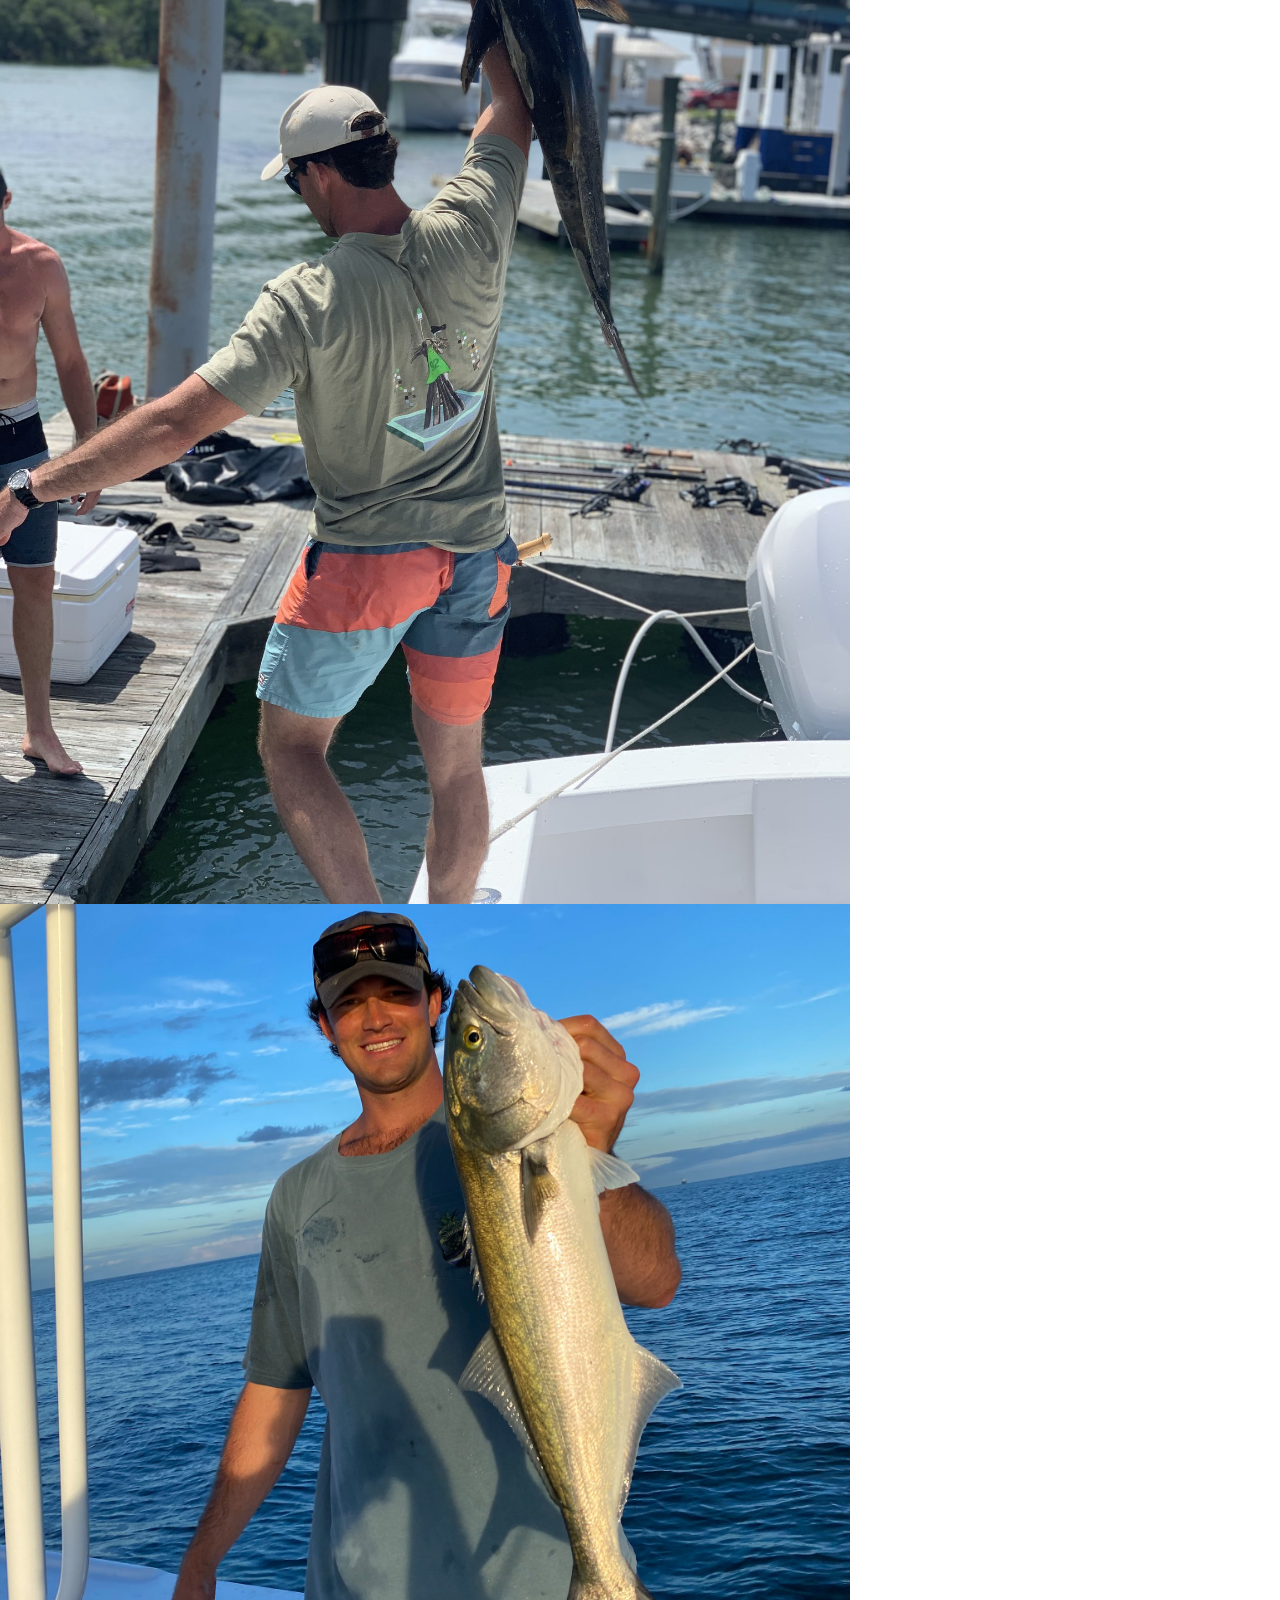
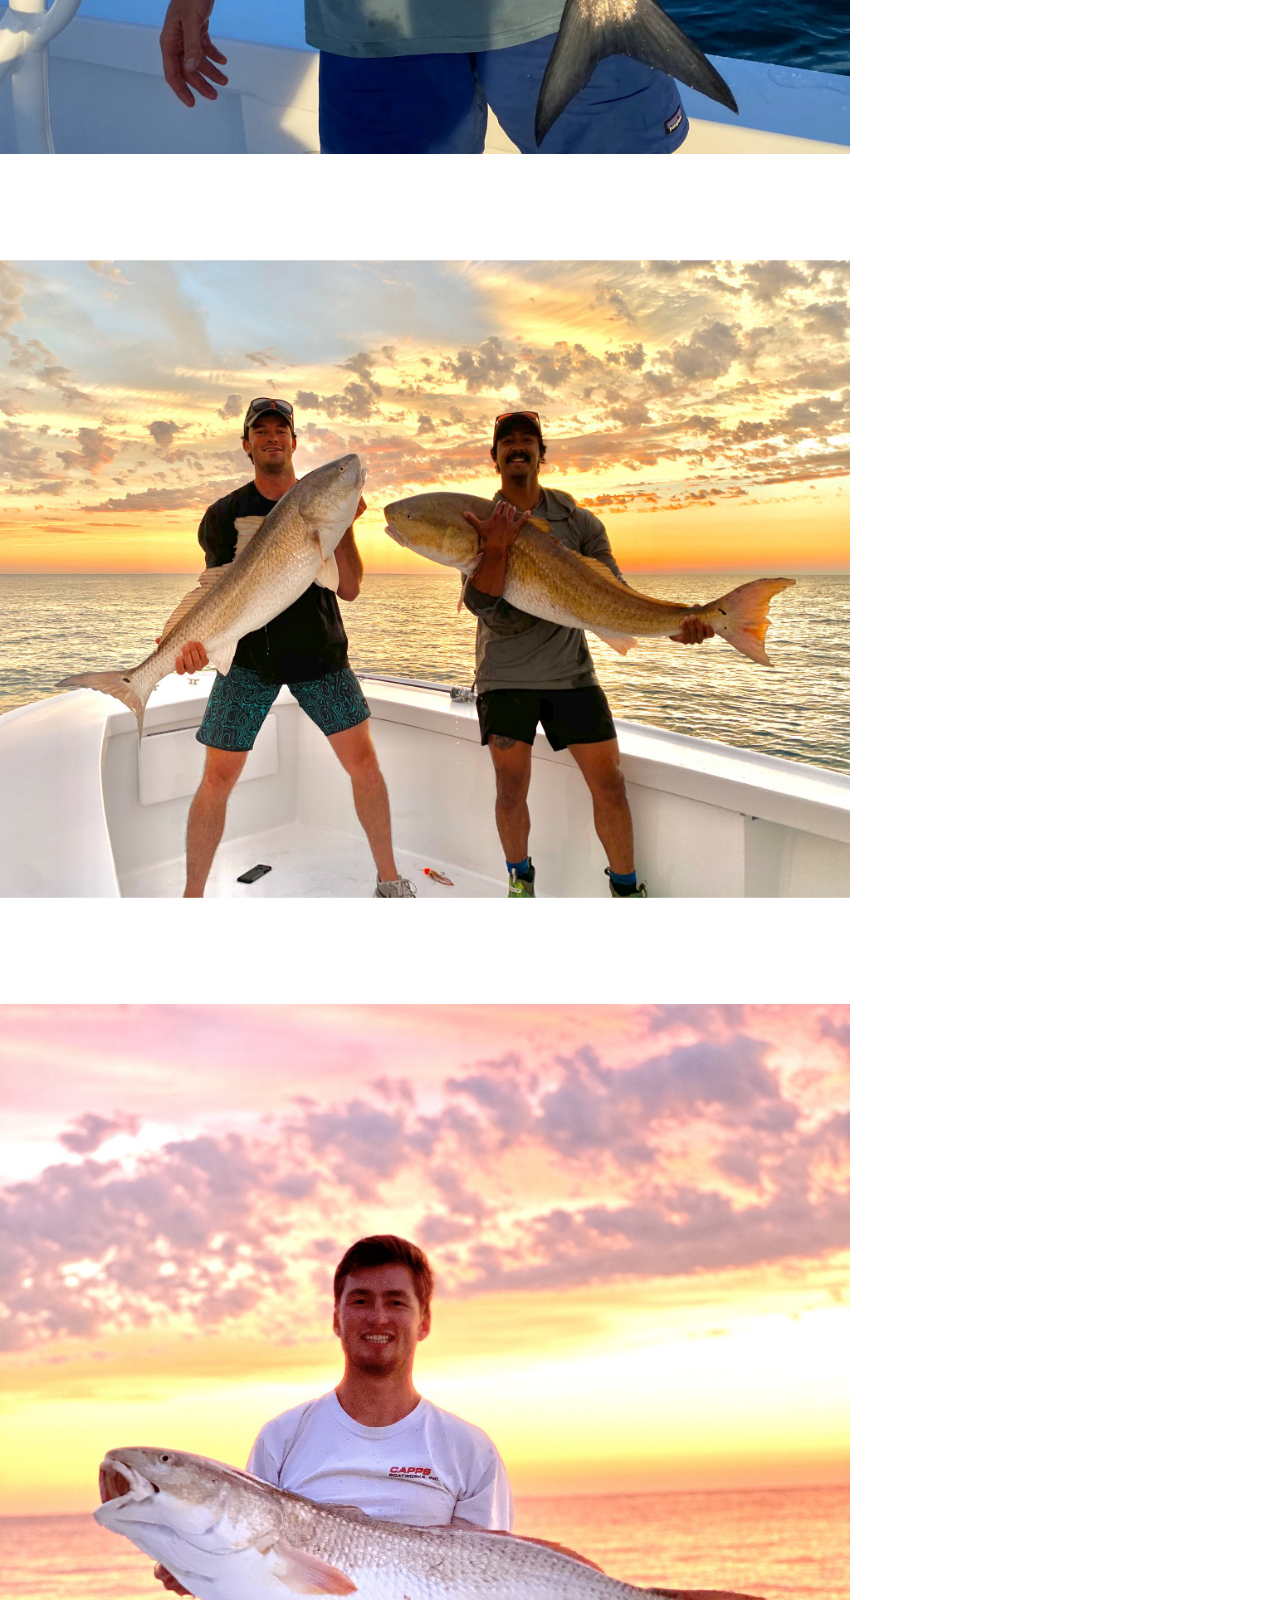
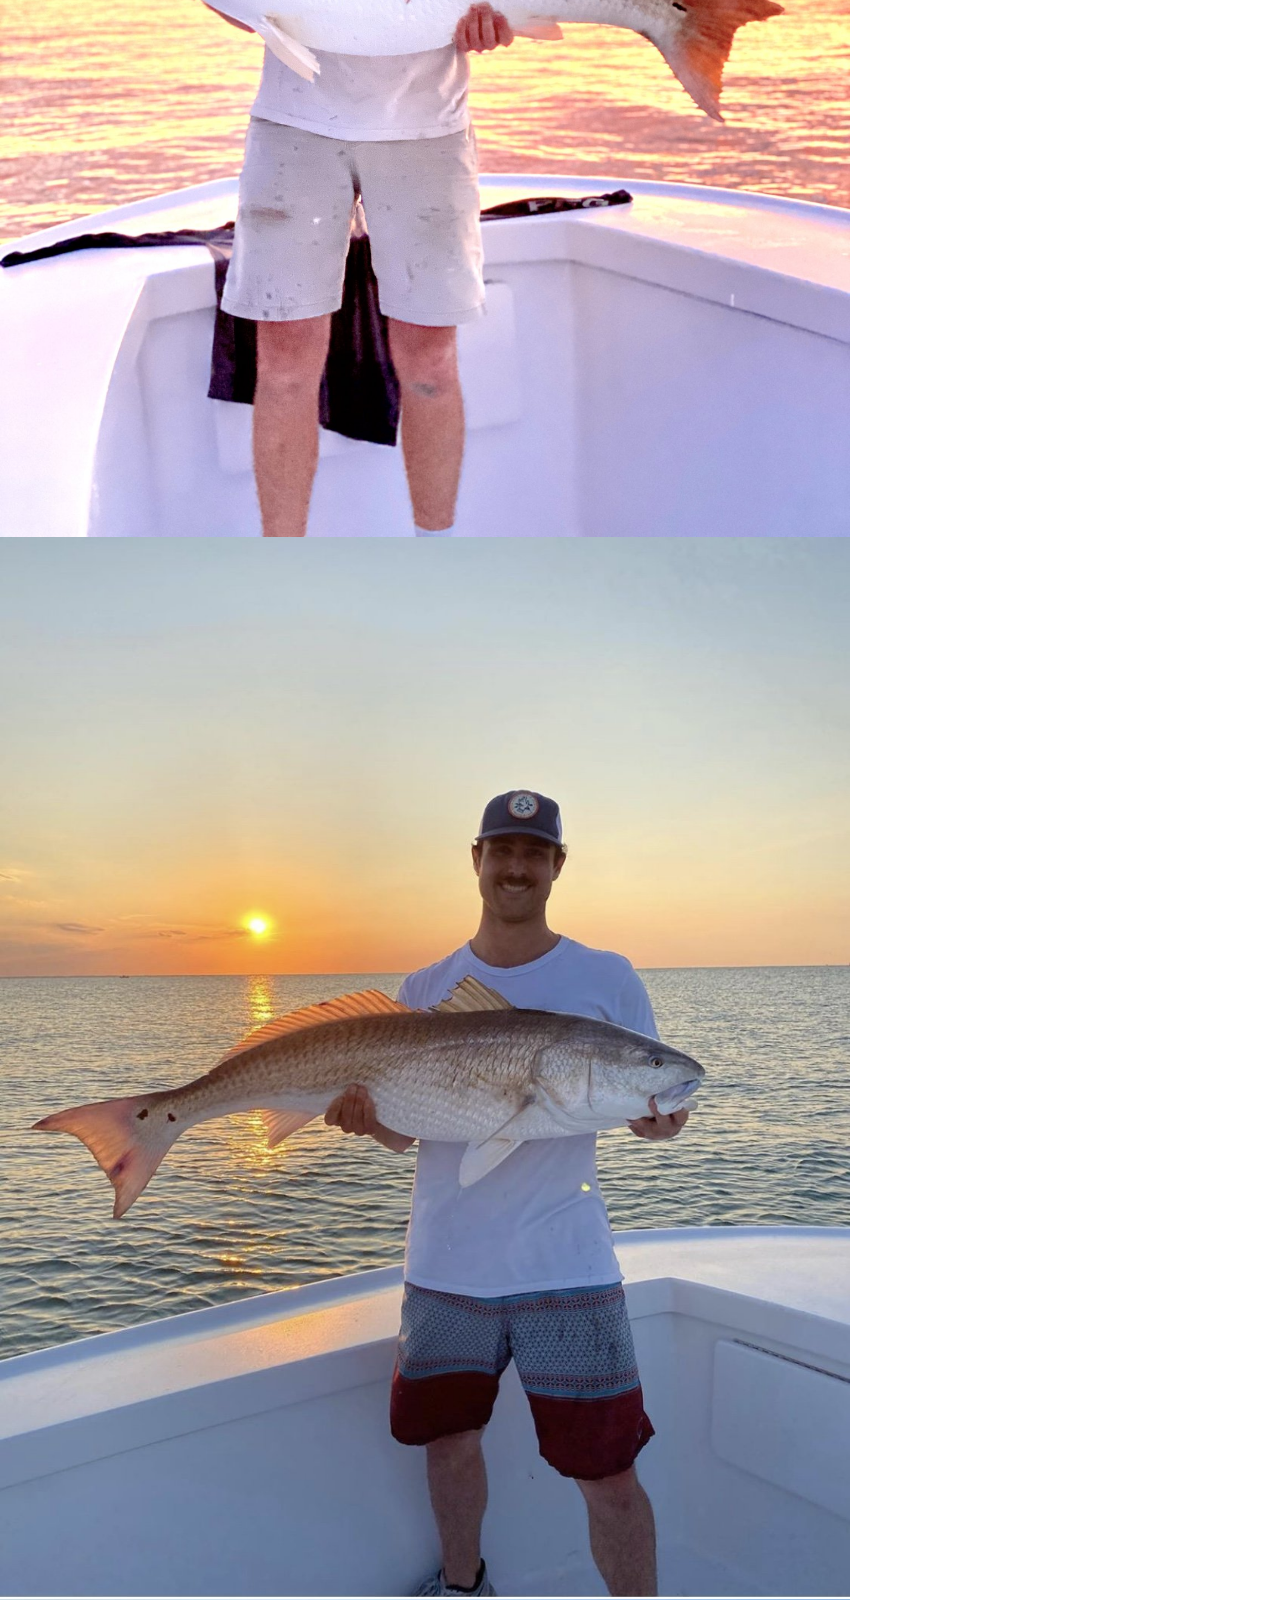
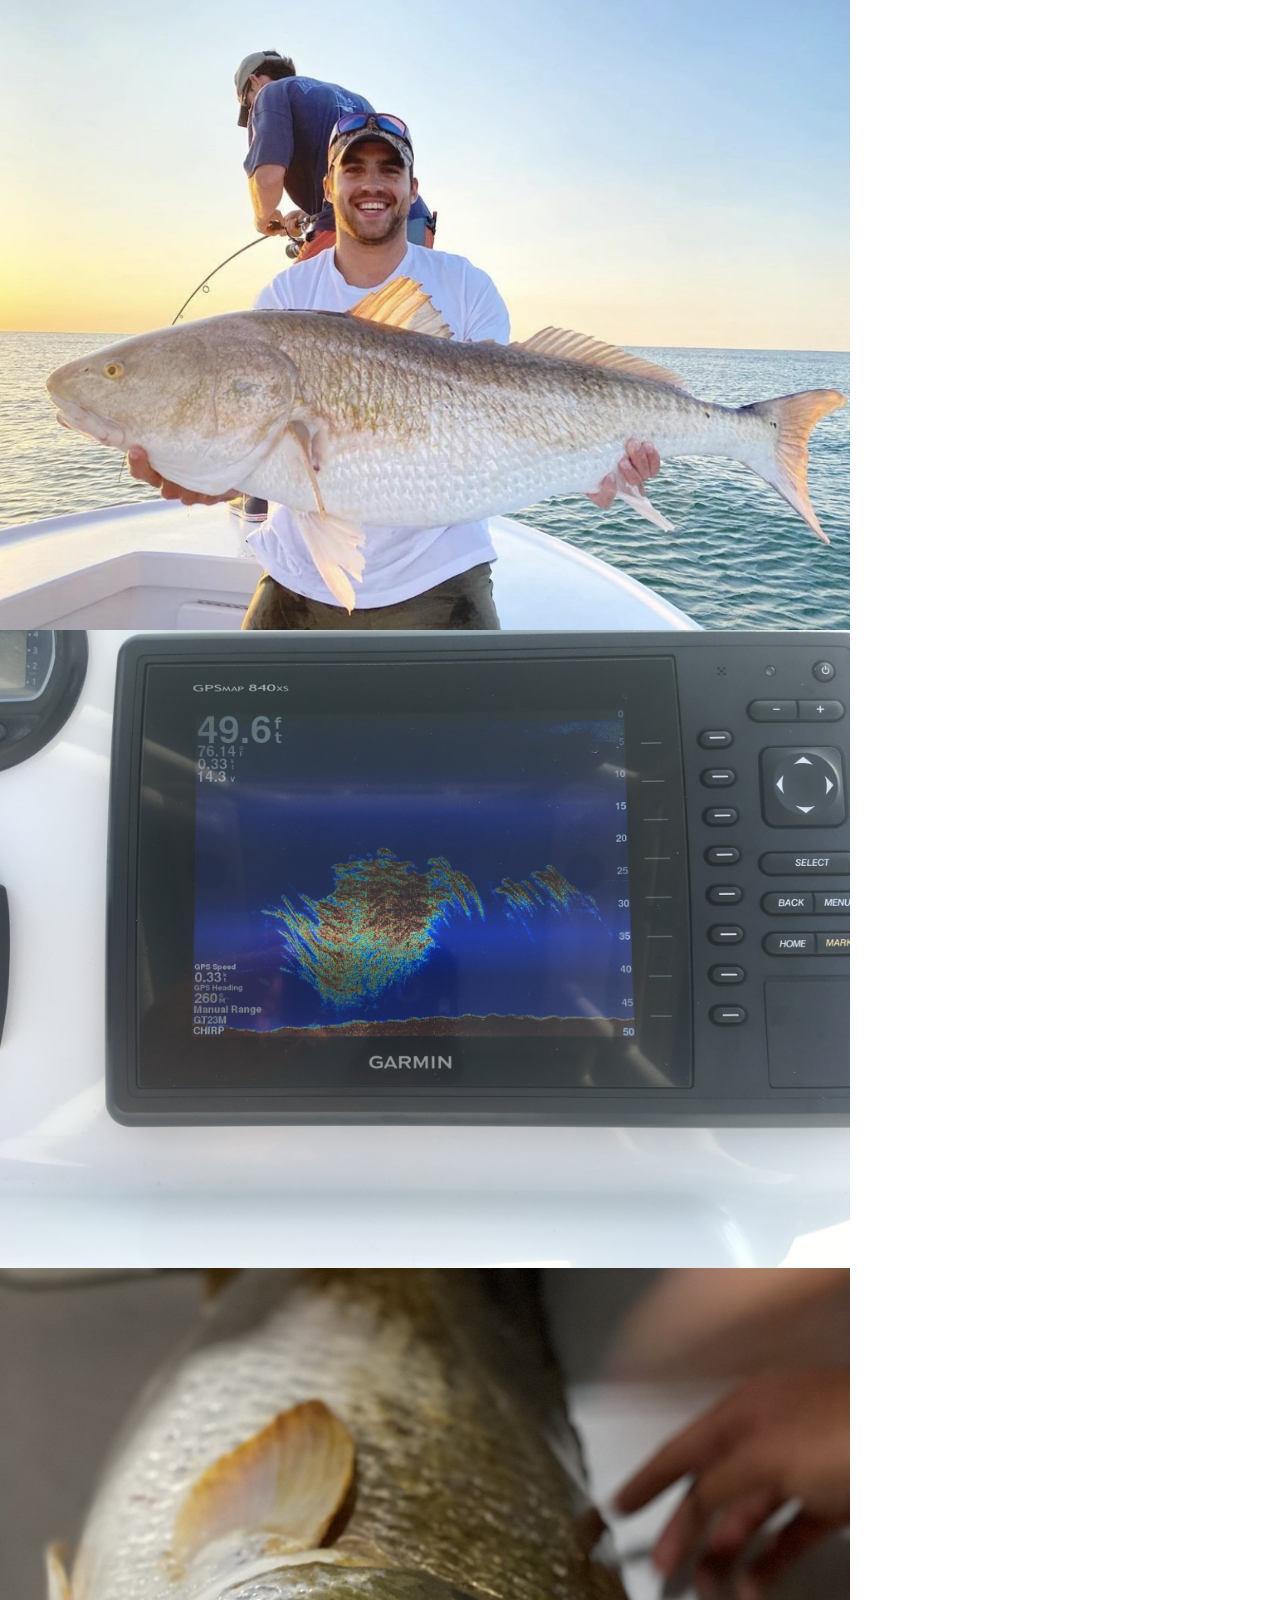
<file: blogs/blog1.html>
<!DOCTYPE html>
<html lang="en">
    <head>
        <meta charset="utf-8">
        <title>Avillanoza Design | Work</title>
        <!---Favicon-->
        <link rel="shortcut icon" href="../images/favicon.ico">      
        <!---Link to Style Sheet-->
        <link rel="stylesheet" href="../css/styles.css">
    </head>
    <body>
        <section>
            <header>
                <img class="mainanchor" src="../images/multicam.png" alt="rfsanchor" width="100">
                <h1 class="boldname">Jonah Avillanoza | <span class="design">Design</span></h1>
                <nav>
                      <!---be sure to change this class based on what page is clicked-->
                    <ul>
                        <li><a href="/index.html">Home</a></li>
                        <li><a href="/work.html">Work</a></li>
                        <li><a href="/bio-contact.html">Bio/Contact</a></li>
                        <li><a href="/music.html">Music</a></li>
                        <li><a class="workpage" href="/blog.html">Blog</a></li>
                    </ul>
                    <img class="twitter" src="../images/twitterlogo.png" alt="twitterlogo" width="30">
                    <img class="share" src="../images/share.png" alt="sharelogo" width="15">
                </nav>
            </header> 
        </section>

        
            <main>
                <div class="workdescription">
                    <h2 class="workhtwo">What's behind the "Bull Red" Shirt...</h2>
                    <h2 class="workhtwo">By: Jonah Avillanoza | <span class="locationforproject">March 30, 2021</span></h2>
                    
                    <p class="storyforwork">There’s something to be said about the day when a man falls in love with the ocean. Some people find that sweet saltwater kiss as kids (as I did) There are things that happen on the water that make you feel like the ocean is an incredible therapist.</p>
                    <br>
                    <p class="storyforwork">I first met the Capps Brothers in about 9th or 10th Grade. My best friend Dylan was homies with these two since he was a grommet (we're talking long hair elementary school pictures... when tight pants was cool and all you cared about was skateboarding.) and introduced me to the brothers. Dylan and I would always hangout after school (we went to different high-schools) but would hang out with each other and our lifelong friend Josh and just work out and do high-school kid shenanigans (dress up in blazers from the thrift store we bought THAT DAY, go to a girl’s going away party ... thinking it was her birthday... get all wasted and scream happy birthday to her when they are trying to do a drum circle... way above our heads at the time... I get it now ... but way over our heads... then get kicked out and just be absolute maniacs at the Oceanfront because why?... We were 16 years old.... sorry Dolphin Inn Doorknobs...) </p>
                    <br>
                    <p class="storyforwork"> We would later turn these blazers into vests by ripping EACHOTHERS sleeves off and well... if you were there you were there.Anyway, these dudes quickly became my best friends... cut to like 6 or 7 years later: they used what their father's elite skills taught them and built themselves an absolute stunner of a boat.</p>
                    <br>
                    <p class="storyforwork"> You can find Connor (insert aqua teen hunger force character name... only we're aloud to call him... to you he is Connor Capps) running the Capps Boatworks Boat Yard with his father now building absolutely insane Carolina Style Sport fishing yachts.</p>
                    <br>
                    <p class="storyforwork"> That’s not what this is about ...this post is about Bull Reds... Stick with me! I had to preface all of this with this tiny bit of information, so you understand all the photo contexts.</p>
                    <br>
                    <p class="storyforwork">Austin and Connor Capps completely rebuilt a 24' 70's style Albemarle from the bones... we're talking the whole thing was redone.... just the hull-shape really is Albemarle.</p>
                    <br>
                    <p class="storyforwork">This boat took almost two whole years to complete but became a masterpiece. It can be seen in Long creek, the Bay and the Ocean running around Virginia Beach. That sweet Carolina Blue Boat has brought us (as a friend group) so many good times and so much happiness. It has taught us vast amounts of appreciation for nature and the endless hunger and drive we have as waterman... all of those things...that boat continues to help us obtain knowledge an old man of the sea just knows. They know it because they were out there running when they were young men.</p>
                    <br>
                    <p class="storyforwork"> The boat was named "Traveller". There’s a story behind the name... if you are lucky enough to establish a friendship with them, they might tell you about it... but for now... that’s all you need to know for this blog post.</p>
                    <br>
                    <p class="storyforwork"> Last summer was like many years that we spent on "Traveller". We were on the hunt yet again for the man in the Brown Suit! The all-illusive Eel God... the Cobia. We had been going 7 weeks straight at one point with only a couple landed... I’m pretty sure last year was slow for everybody... if you were not a charter fisherman and fished only when you could, you'd know they were spitting out live eels which is unreal... (this is a result people overfishing them... I think it is at least) ... maybe it isn’t. When you throw at a single fish 40 times or more that should be hungry and follow it for over 2-miles, throwing everything from a bucktail to a live eel and literally everything in between...and .... no dice! Nature is trying to tell you something...</p>
                    <br>
                    <p class="storyforwork"> Fishing for that species has really picked up in the last 10 years just talking to older guys. So much so that people are coming up from Florida to fish the Chesapeake Bay Fisheries... specifically for Cobia... At any rate... We were getting a little over it by June.</p>
                    <br>
                    <p class="storyforwork">Without giving away our secrets, the summary of our game plans was to map out and do reconnaissance on these fish... plan the dive (or area we were going to fish) ... dive the plan... and if weren't having a good time for the first 6 or so hours tracking them, we'd go diving and limit out on meat fish.</p>
                    <br>
                    <p class="storyforwork">This workflow was happening all summer and we were trying to get into a serious groove. We'd have fun days of course with just random top water bites on Bluefish, Spanish and Kings along with inshore stuff on days we would fish "real quick" after work (I say quick... but Aus and I have been out there on a weeknight in late August a couple times till like 12:30 AM... both of us having work at like 0600 the next day...straight brutal sorry boss... oh well it was WORTH IT!)</p>
                    <br>
                    <p class="storyforwork">It's important to keep up with your best-friends, especially if you love them. Sometimes all it takes is a phone call and being real with your friends that you've been friends with since you were literally kids. Looking back, that was a weird season for me, particularly the week I'm talking about.</p>
                    <br>
                    <p class="storyforwork"> My best friend Dylan and I had some weird semi-falling out because we just simply were not communicating enough / hanging out with each other  (over about a 6-month time) ... I say that because the only thing that was missing in a lot of these pictures was Austin, Dylan and I together in the same photo... The separate pictures of those monster Redfish were from two separate days where we went and the other did not. This was only a two-day ordeal (let’s not get too dramatic and carried away...)</p>
                    <br>
                    <p class="storyforwork"> None the less had I not been so stubborn and let my ego control the way I was thinking at the time i.e.: "well if he's not giving me a call ...blah blah blah.... you get the idea insert your boo-hoo angry face" we'd have one together and would've gotten to enjoy that day all TOGETHER...especially on that truly magical day they ended up going like 11 for 13 (all citation size or bigger) on these dinosaurs.</p>
                    <br>
                    <p class="storyforwork"> All this sounds so cheesy and whack honestly... but I really love my buddies and truly appreciate our friendships. I wouldn't be how I am today without these people. I encourage you to love on your friends and really value true relationships you have with people, because not everybody wants to see you win. No matter what face they put on... some people are jealous... some people are just plain old unhappy and project that energy on others.</p>
                    <br>
                    <p class="storyforwork">If you find true friends especially ones who vibe with you on another level other than your profession... value those relationships and continue to build them. Congratulate them on huge life steps i.e.: new jobs, buy them housewarming gifts after they buy their first home, be there for them on those little birthday dinner/ get togethers, shoot them texts when you feel like it's been a little while since the last time you spoke...you know things our parents used to do for their friends. These are people who understand your sense of humor and will just call you up to talk about how funny something is that they were sitting in traffic thinking about. These are people you can laugh with for hours and people you would ask to be your kids godparents.</p>
                    <br>
                    <p class="storyforwork">The phone works both ways they say... however, sometimes you have to dial them up first. Fishing brings the raw/best feelings and real reactions out of people. A 28-year-old man will look like that photo on the wall at his mom's house if you get on em just right.</p>
                    <br>
                    <p class="storyforwork"> Done with the sap... back to it !  The Bull Reds....</p>
                    <br>
                    <p class="storyforwork"> I was sitting at work Mid-June and get a phone call from Austin saying</p>
                    <br>
                    <p class="storyforwork"> "We're gonna go get em again tonight."</p>
                    <br>
                    <p class="storyforwork">I rushed home grabbed my rods and boxes and headed to the yard. We waited till the right time then ran to the spot anticipating the Bull Red Drum would be there. It wasn't but 20 minutes we were out there we found them! A giant school of reds right under the boat.</p>
                    <br>
                    <p class="storyforwork">We sat out there till our arms and wrists hurt from reeling in these (some of them easily 60+ lbs.) giants. The fish get huge and stick around for a while through migration patterns. They were older than us, some of them. They ranged from bright red, orange, gold to almost a silver. The older dinosaurs were losing their red scales as if they were fading like an old man's hair as it turns grey. To see a fish like that up close is pretty awesome. God's work shows when you're there in real life and pictures don't do it any justice.</p>
                    <br>
                    <p class="storyforwork">At any rate, they stuck around till about late August but not in a way where you could reel in 9 for 11 bites. They were snapping the rest if you got too aggressive trying to land them. We'd catch 3 of 5 or 2 of 3 but never like they were that magical two-weeks in Mid-June.</p>
                    <br>
                    <p class="storyforwork">Was it the water temperature? Was it the bait fish that were schooling up? Was it the storms down in Florida that year that brought them up faster? These are all things we wonder about and only those fish know.  Some of you might wonder why we didn't keep any of them. For one it's illegal, and two you wouldn't want to they have WORMS!</p>
                    <br>
                    <p class="storyforwork">This span of the summer sparked a new idea I had for a shirt. We would always jokingly yell at the top of our lungs "EYES UP!" while we were fishing for anything... literally at random times and for no reason at all. Nobody can hear you when you're running 25kts on the boat (at least that’s what we think... sorry family fishing trips that overhear some of that...but we're not sorry actually.)</p>
                    <br>
                    <p class="storyforwork">We'd listen to "Ozzy Osbourne- No More Tears" and "Metallica-Orion" when we would run. If you stop reading this right now and put that song on you will want to run through a brick wall at full speed with no helmet on. Go ahead try it. I dare you. All this topped off with some Bud Diesels at the end when we'd run back home smelling like fish slime and salt water (it's the kind of smell you can’t stop smelling in a guilty way...it just smells like fishing! ... those of you that fish know what I'm talking about!) The smell of the great big blue.</p>
                    <br>
                    <p class="storyforwork">We went through a phase during fishing lulls, where any negative response to the situation we were in was quickly reprimanded with</p>
                    <br>
                    <p class="storyforwork">"You need to be more in tune with the ocean man, find your Chi! EYES UP BOYS!"</p>
                    <br>
                    <p class="storyforwork">It turned into a thing we'd laugh about so hard and then listen to late 80's metal. These are times where the only cell phone use was to take a picture of your buddies. We'd often joke about just getting a flip phone and throwing our iPhones as far as we could into the water. We'd plea for the early 90's to come back.  For just those couple hours you're disconnected from the social media and technology and running on gasoline and fishing rods. I love fishing for that reason all you're thinking about is fishing at that moment in time, not what happened at work, not that smudge on the wall you have to paint, just fishing. Surfing and fishing go hand and hand with bringing somebody that withdraw. Sometimes it can be quiet, and nobody will say a word for 5 mins or so because you're standing or squatting on the bow like an ape looking to see if you see the slightest sign of fish busting on top or a fin swimming solo. </p>
                    <br>
                    <p class="storyforwork"> When you're in that element there’s no ego involved its kind of primal. You tap into all of your senses then experiment different theories you may have on fish or practice techniques you learned from old men that have come before us. Fishing is something you can read about all you want on forums and watch as many YouTube videos as you want but the ocean will only give you what it wants you to have. </p>
                    <br>
                    <p class="storyforwork">Sometimes yelling at the fish works...sometimes talking to them softly works. Actually, who really knows what works?! 100% of this whole thing is just showing up.</p>
                    <br>
                    <p class="storyforwork">Enjoy when you catch nothing and enjoy when you crush em just as much. Every trip we take we walk away with time we could never get back with each other. Time well spent. Time that we could talk about the most off -the-wall subjects, past relationships, weird people watching things we see/encounter, plans for the future and laugh more than you ever would when people are busy living in their day to day lives.</p>
                    <br>
                    <p class="storyforwork">Fishing makes friendships stronger.</p>
                    <br>
                    <p class="storyforwork">Here's the Design that ended up making it on the shirt in Hi-Res.</p>
                    <br>
                    <p class="storyforwork">After we released this shirt drop, we ran a contest, and this is what was offered. It was right around the time inshore season was starting to really take off. I wanted to give people a couple actual lures that worked pretty well for us that season up until that point. We had just reached 1K followers on the Instagram and thought it would be something people were into if they loved fishing the way we did.</p>
                    <br>
                    <p class="storyforwork">I still think about that month last year from time to time and can't wait to get on em again.</p>
                    <br>
                    <p class="storyforwork">Until next time.... Thanks so much for reading this and supporting the brand. I cannot express enough how much I appreciate all your support and every-time somebody buys a shirt and believes in this brand.</p>
                    <br>
                    <p class="storyforwork">With so much gratitude and love always,</p>
                    <br>
                    <p class="storyforwork">-J</p>      
                </div>

                <div class="image-container">
                    <div class="imageresizework">
                        <img src="../images/blogimages/bullblogone.jpeg" alt="Bull Reds 1st photo" width="850">
                        <img src="../images/blogimages/bullblogtwo.jpeg" alt="Bull Reds 2nd photo" width="850">
                        <img src="../images/blogimages/bullblogthree.jpeg" alt="Bull Reds 3rd photo" width="850">
                        <img src="../images/blogimages/bullblogfour.jpeg" alt="Bull Reds 4th photo" width="850">
                        <img src="../images/blogimages/bullblogfive.jpeg" alt="Bull Reds 5th photo" width="850">
                        <img src="../images/blogimages/bullblogsix.jpeg" alt="Bull Reds 6th photo" width="850">
                        <img src="../images/blogimages/bullblogseven.jpeg" alt="Bull Reds 7th photo" width="850">
                        <img src="../images/blogimages/bullblogeight.jpeg" alt="Bull Reds 8th photo" width="850">
                        <img src="../images/blogimages/bullblognine.jpeg" alt="Bull Reds 9th photo" width="850">
                        <img src="../images/blogimages/bullblogten.jpeg" alt="Bull Reds 10th photo" width="850">
                        <img src="../images/blogimages/bullblogeleven.jpeg" alt="Bull Reds 11th photo" width="850">
                        <img src="../images/blogimages/bullblogtwelve.jpeg" alt="Bull Reds 12th photo" width="850">
                        <img src="../images/blogimages/bullblogthirteen.jpeg" alt="Bull Reds 13th photo" width="850">
                        <img src="../images/blogimages/bullblogfourteen.png" alt="Bull Reds 14th photo" width="850">
                        <img src="../images/blogimages/bullblogfifteen.jpeg" alt="Bull Reds15th photo" width="850">
                        <img src="../images/blogimages/bullblogsixteen.jpeg" alt="Bull Reds 16th photo" width="850">
                        
                    </div>
                    </div>
                </div>
            </main>
    </body>
</html>
</file>
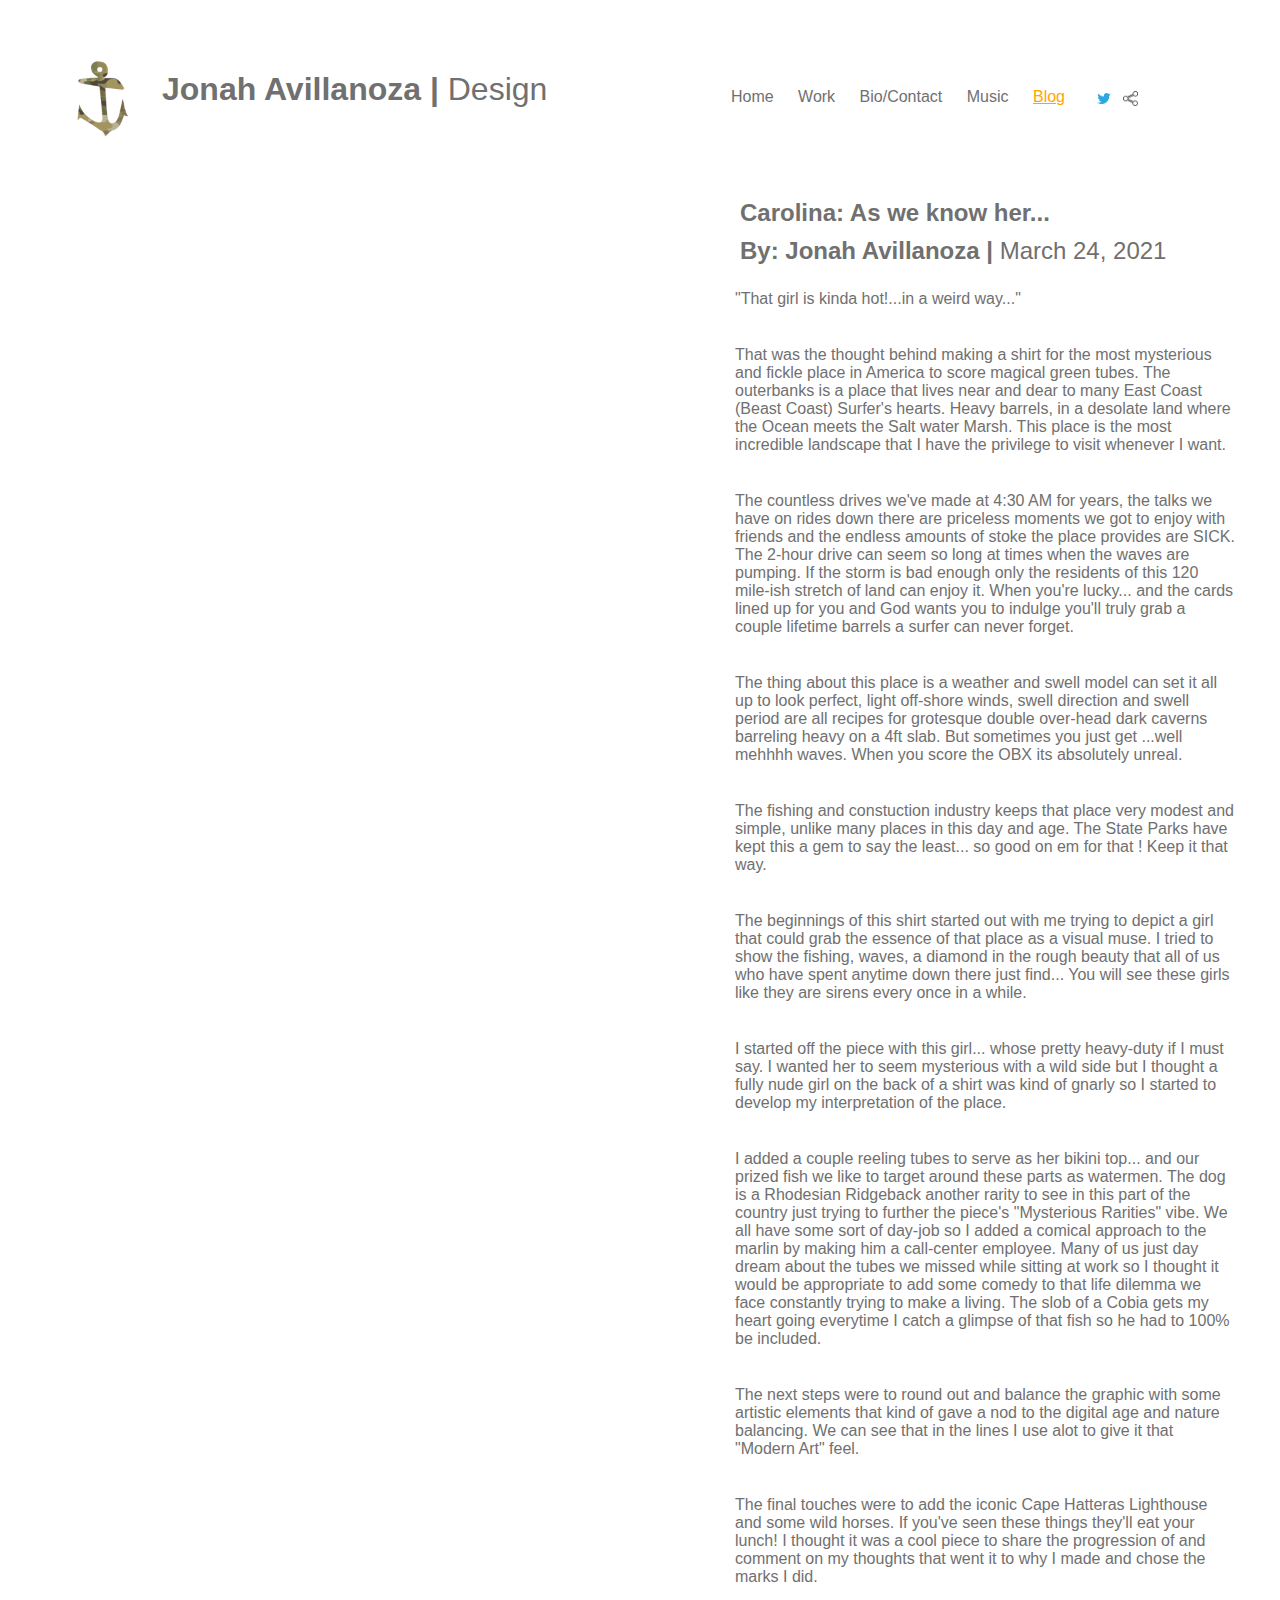
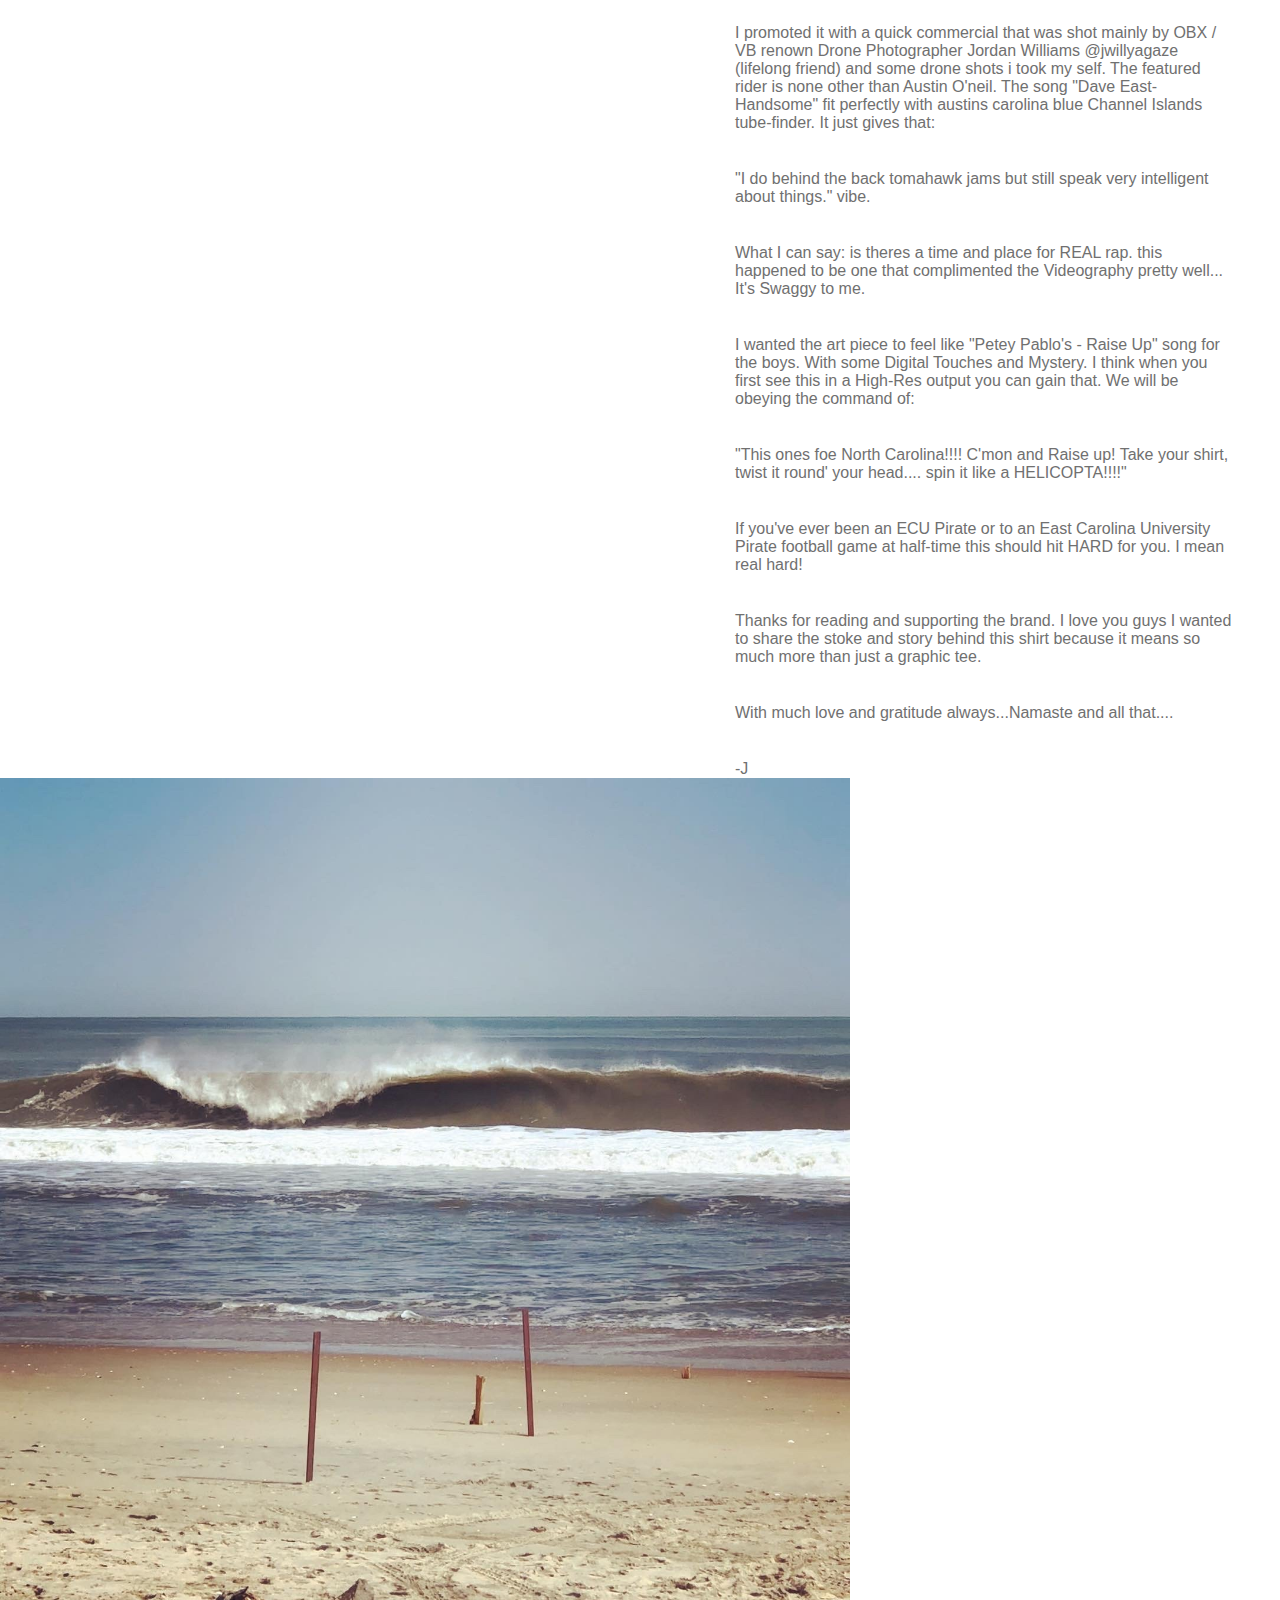
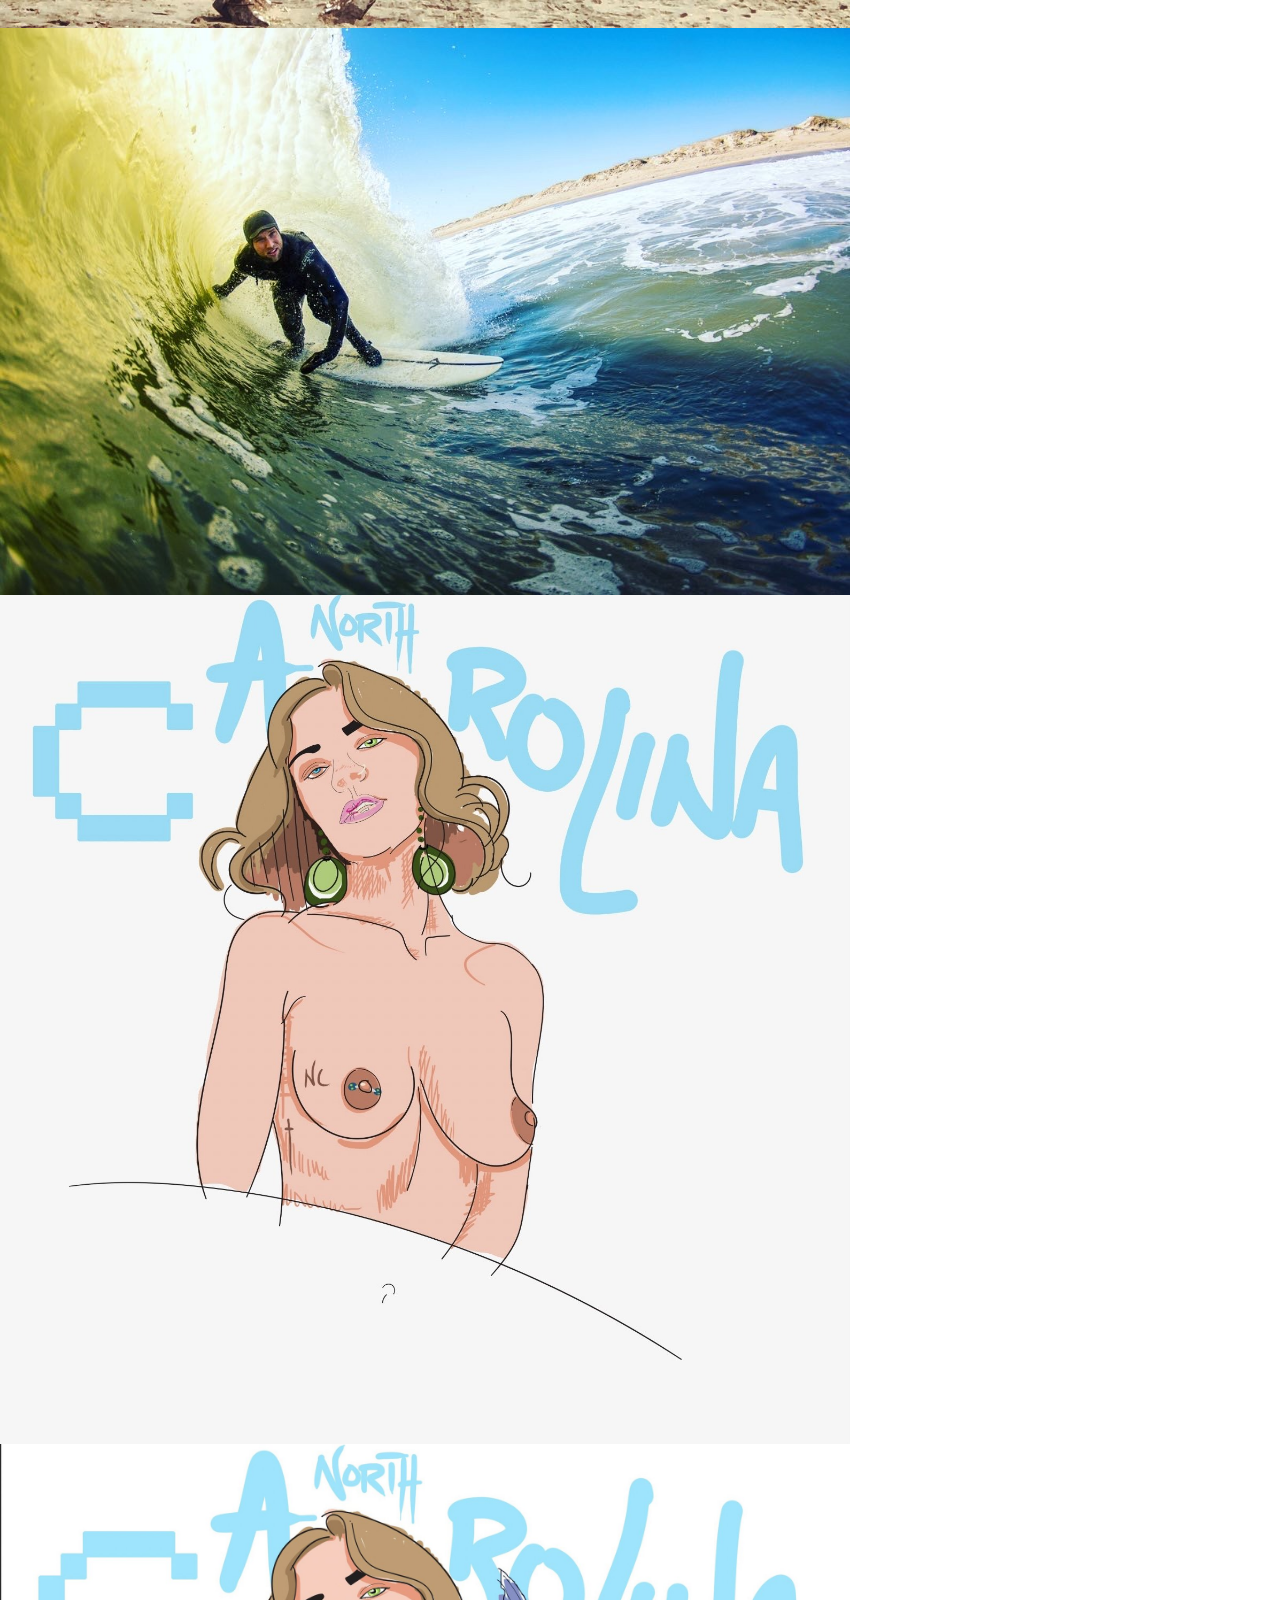
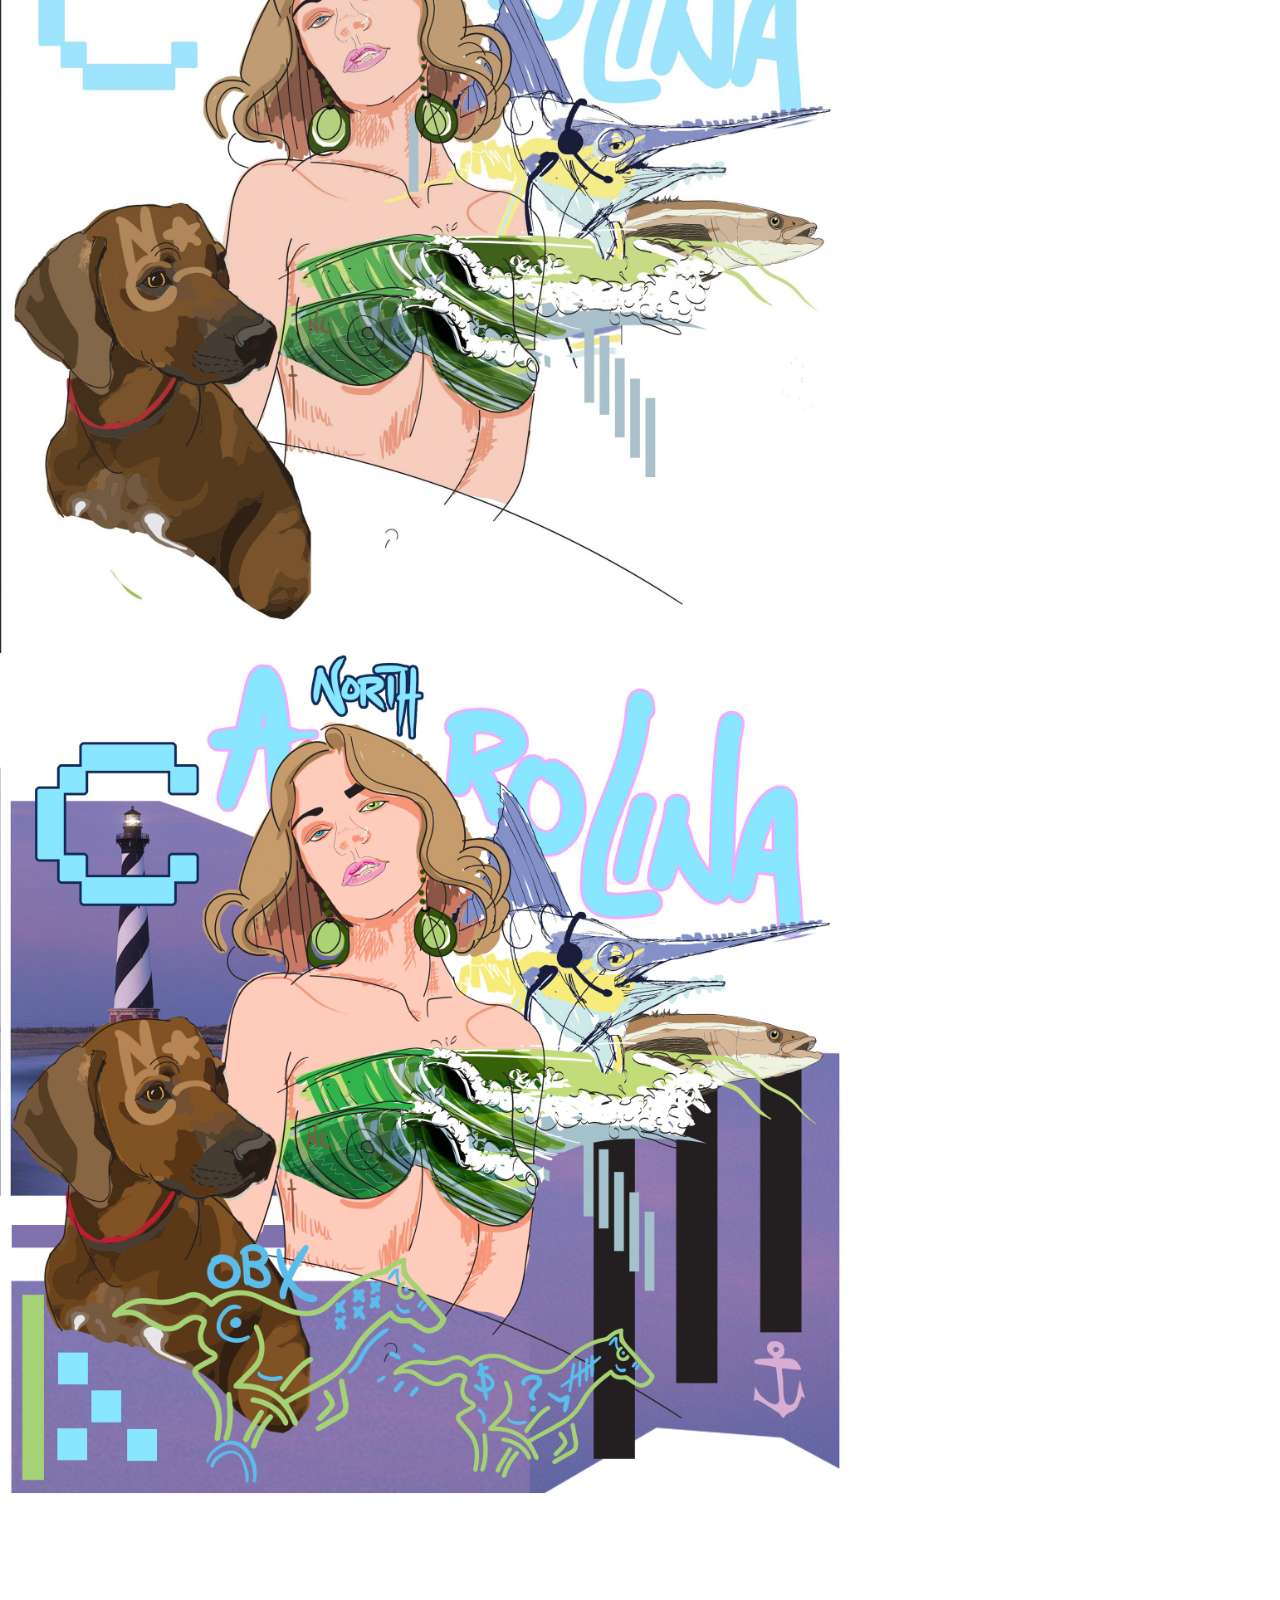
<file: blogs/blog2.html>
<!DOCTYPE html>
<html lang="en">
    <head>
        <meta charset="utf-8">
        <title>Avillanoza Design | Work</title>
        <!---Favicon-->
        <link rel="shortcut icon" href="../images/favicon.ico">      
        <!---Link to Style Sheet-->
        <link rel="stylesheet" href="../css/styles.css">
    </head>
    <body>
        <section>
            <header>
                <img class="mainanchor" src="../images/multicam.png" alt="rfsanchor" width="100">
                <h1 class="boldname">Jonah Avillanoza | <span class="design">Design</span></h1>
                <nav>
                      <!---be sure to change this class based on what page is clicked-->
                    <ul>
                        <li><a href="/index.html">Home</a></li>
                        <li><a href="/work.html">Work</a></li>
                        <li><a href="/bio-contact.html">Bio/Contact</a></li>
                        <li><a href="/music.html">Music</a></li>
                        <li><a class="workpage" href="/blog.html">Blog</a></li>
                    </ul>
                    <img class="twitter" src="../images/twitterlogo.png" alt="twitterlogo" width="30">
                    <img class="share" src="../images/share.png" alt="sharelogo" width="15">
                </nav>
            </header> 
        </section>

        
            <main>
                <div class="workdescription">
                    <h2 class="workhtwo">Carolina: As we know her...</h2>
                    <h2 class="workhtwo">By: Jonah Avillanoza | <span class="locationforproject">March 24, 2021</span></h2>
                    
                    <p class="storyforwork">"That girl is kinda hot!...in a weird way..."              </p>
                    <br>
                    <p class="storyforwork">That was the thought behind making a shirt for the most mysterious and fickle place in America to score magical green tubes. The outerbanks is a place that lives near and dear to many East Coast (Beast Coast) Surfer's hearts. Heavy barrels, in a desolate land where the Ocean meets the Salt water Marsh. This place is the most incredible landscape that I have the privilege to visit whenever I want.</p>
                    <br>
                    <p class="storyforwork">The countless drives we've made at 4:30 AM for years, the talks we have on rides down there are priceless moments we got to enjoy with friends and the endless amounts of stoke the place provides are SICK. The 2-hour drive can seem so long at times when the waves are pumping. If the storm is bad enough only the residents of this 120 mile-ish stretch of land can enjoy it. When you're lucky... and the cards lined up for you and God wants you to indulge you'll truly grab a couple lifetime barrels a surfer can never forget.</p>
                    <br>
                    <p class="storyforwork">The thing about this place is a weather and swell model can set it all up to look perfect, light off-shore winds, swell direction and swell period are all recipes for grotesque double over-head dark caverns barreling heavy on a 4ft slab. But sometimes you just get ...well mehhhh waves. When you score the OBX its absolutely unreal.</p>
                    <br>
                    <p class="storyforwork">The fishing and constuction industry keeps that place very modest and simple, unlike many places in this day and age. The State Parks have kept this a gem to say the least... so good on em for that ! Keep it that way.</p>
                    <br>
                    <p class="storyforwork">The beginnings of this shirt started out with me trying to depict a girl that could grab the essence of that place as a visual muse. I tried to show the fishing, waves, a diamond in the rough beauty that all of us who have spent anytime down there just find... You will see these girls like they are sirens every once in a while.</p>
                    <br>
                    <p class="storyforwork">I started off the piece with this girl... whose pretty heavy-duty if I must say. I wanted her to seem mysterious with a wild side but I thought a fully nude girl on the back of a shirt was kind of gnarly so I started to develop my interpretation of the place.</p>
                    <br>
                    <p class="storyforwork">I added a couple reeling tubes to serve as her bikini top... and our prized fish we like to target around these parts as watermen. The dog is a Rhodesian Ridgeback another rarity to see in this part of the country just trying to further the piece's "Mysterious Rarities" vibe.  We all have some sort of day-job so I added a comical approach to the marlin by making him a call-center employee. Many of us just day dream about the tubes we missed while sitting at work so I thought it would be appropriate to add some comedy to that life dilemma we face constantly trying to make a living. The slob of a Cobia gets my heart going everytime I catch a glimpse of that fish so he had to 100% be included.</p>
                    <br>
                    <p class="storyforwork">The next steps were to round out and balance the graphic with some artistic elements that kind of gave a nod to the digital age and nature balancing. We can see that in the lines I use alot to give it that "Modern Art" feel.</p>
                    <br>
                    <p class="storyforwork">The final touches were to add the iconic Cape Hatteras Lighthouse and some wild horses. If you've seen these things they'll eat your lunch! I thought it was a cool piece to share the progression of and comment on my thoughts that went it to why I made and chose the marks I did.</p>
                    <br>
                    <p class="storyforwork">I promoted it with a quick commercial that was shot mainly by OBX / VB renown Drone Photographer Jordan Williams @jwillyagaze (lifelong friend) and some drone shots i took my self. The featured rider is none other than Austin O'neil. The song "Dave East- Handsome" fit perfectly with austins carolina blue Channel Islands tube-finder. It just gives that:</p>
                    <br>
                    <p class="storyforwork">"I do behind the back tomahawk jams but still speak very intelligent about things." vibe.</p>
                    <br>
                    <p class="storyforwork">What I can say: is theres a time and place for REAL rap. this happened to be one that complimented the Videography pretty well... It's Swaggy to me.</p>
                    <br>
                    <p class="storyforwork">I wanted the art piece to feel like "Petey Pablo's - Raise Up" song for the boys. With some Digital Touches and Mystery. I think when you first see this in a High-Res output you can gain that. We will be obeying the command of: </p>
                    <br>
                    <p class="storyforwork">"This ones foe North Carolina!!!! C'mon and Raise up! Take your shirt, twist it round' your head.... spin it like a HELICOPTA!!!!"</p>
                    <br>
                    <p class="storyforwork">If you've ever been an ECU Pirate or to an East Carolina University Pirate football game at half-time this should hit HARD for you. I mean real hard!</p>
                    <br>
                    <p class="storyforwork">Thanks for reading and supporting the brand. I love you guys I wanted to share the stoke and story behind this shirt because it means so much more than just a graphic tee.</p>
                    <br>
                    <p class="storyforwork">With much love and gratitude always...Namaste and all that....</p>
                    <br>
                    <p class="storyforwork">-J</p>     
                </div>

                <div class="image-container">
                    <div class="imageresizework">
                        <img src="../images/blogimages/carblogone.jpeg" alt="Carolina Blog 1st photo" width="850">
                        <img src="../images/blogimages/carblogtwo.jpeg" alt="Carolina Blog 2nd photo" width="850">
                        <img src="../images/blogimages/carblogthree.jpeg" alt="Carolina Blog 3rd photo" width="850">
                        <img src="../images/blogimages/carblogfour.jpeg" alt="Carolina Blog 4th photo" width="850">
                        <img src="../images/blogimages/carblogfive.jpeg" alt="Carolina Blog 5th photo" width="850">
                        <iframe width="560" height="315" src="https://www.youtube.com/embed/gLas-ksBjxQ" title="YouTube video player" frameborder="0" allow="accelerometer; autoplay; clipboard-write; encrypted-media; gyroscope; picture-in-picture" allowfullscreen></iframe> 
                    </div>
                    </div>
                </div>
            </main>
    </body>
</html>
</file>
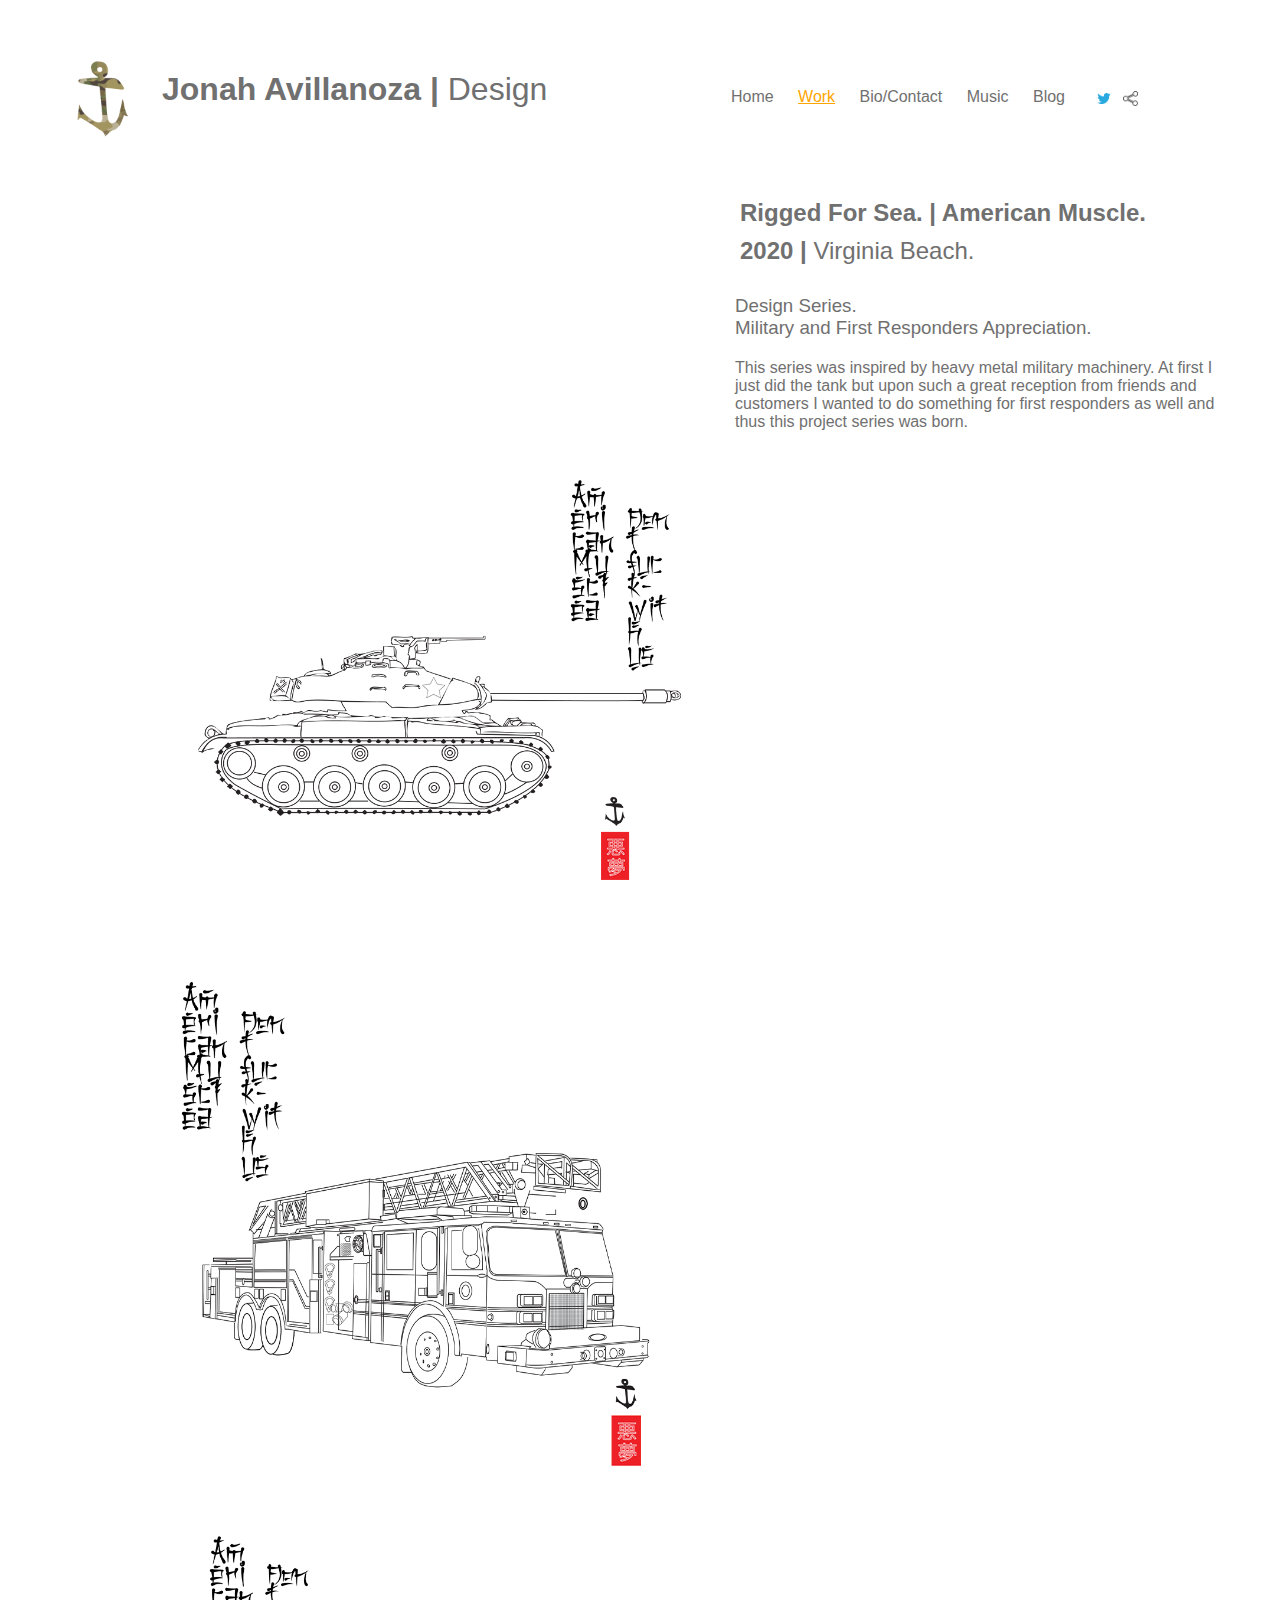
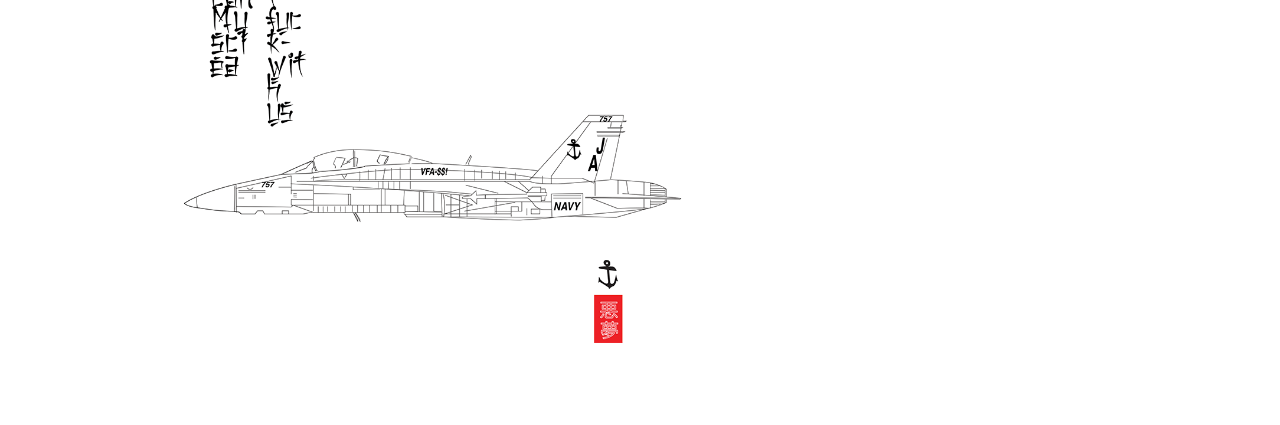
<file: designs/design_1.html>
<!DOCTYPE html>
<html lang="en">
    <head>
        <meta charset="utf-8">
        <title>Avillanoza Design | Work</title>
        <!---Favicon-->
        <link rel="shortcut icon" href="../images/favicon.ico">      
        <!---Link to Style Sheet-->
        <link rel="stylesheet" href="../css/styles.css">
    </head>
    <body>
        <section>
            <header>
                <img class="mainanchor" src="../images/multicam.png" alt="rfsanchor" width="100">
                <h1 class="boldname">Jonah Avillanoza | <span class="design">Design</span></h1>
                <nav>
                      <!---be sure to change this class based on what page is clicked-->
                    <ul>
                        <li><a href="/index.html">Home</a></li>
                        <li><a class="workpage" href="/work.html">Work</a></li>
                        <li><a href="/bio-contact.html">Bio/Contact</a></li>
                        <li><a href="/music.html">Music</a></li>
                        <li><a href="/blog.html">Blog</a></li>
                    </ul>
                    <img class="twitter" src="../images/twitterlogo.png" alt="twitterlogo" width="30">
                    <img class="share" src="../images/share.png" alt="sharelogo" width="15">
                </nav>
            </header> 
        </section>

        
            <main>
                <div class="workdescription">
                    <h2 class="workhtwo">Rigged For Sea. | American Muscle.</h2>
                    <h2 class="workhtwo">2020 | <span class="locationforproject">Virginia Beach.</span></h2>
                    <h3 class="subh3">Design Series.</h3>
                    <h3 class="subh33">Military and First Responders Appreciation.</h3>
                    <p class="storyforwork">This series was inspired by heavy metal military machinery. At first I just did the tank but upon such a great reception from friends and customers I wanted to do something for first responders as well and thus this project series was born.</p>
                </div>

                <div class="image-container">
                    <div class="imageresizework">
                        <img src="../images/americanmuscle/american-tank.png" alt="American Muscle Tank" width="850">
                        <img src="../images/americanmuscle/american-fire.png" alt="American Muscle Fire" width="850">
                        <img src="../images/americanmuscle/american-jet.png" alt="American Muscle Jet" width="850">
                    </div>
                    </div>
                </div>
            </main>
    </body>
</html>
</file>
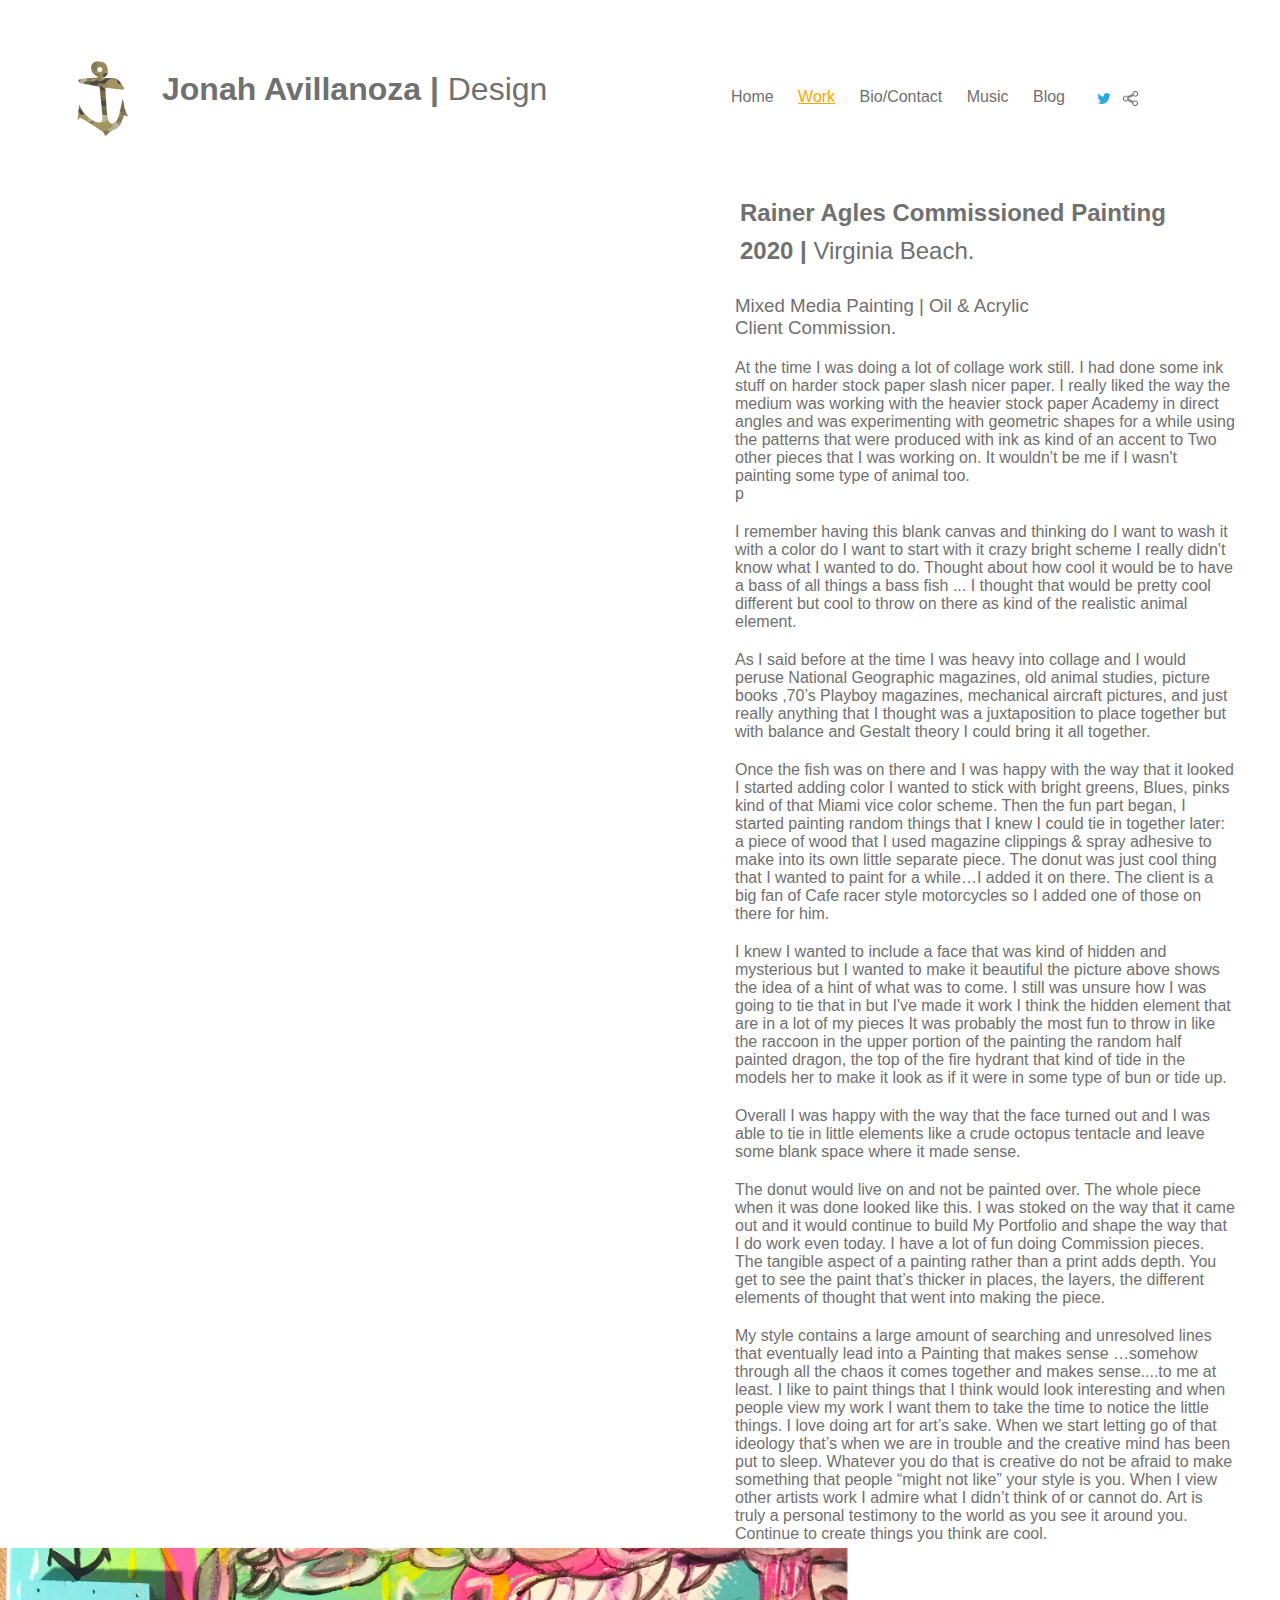
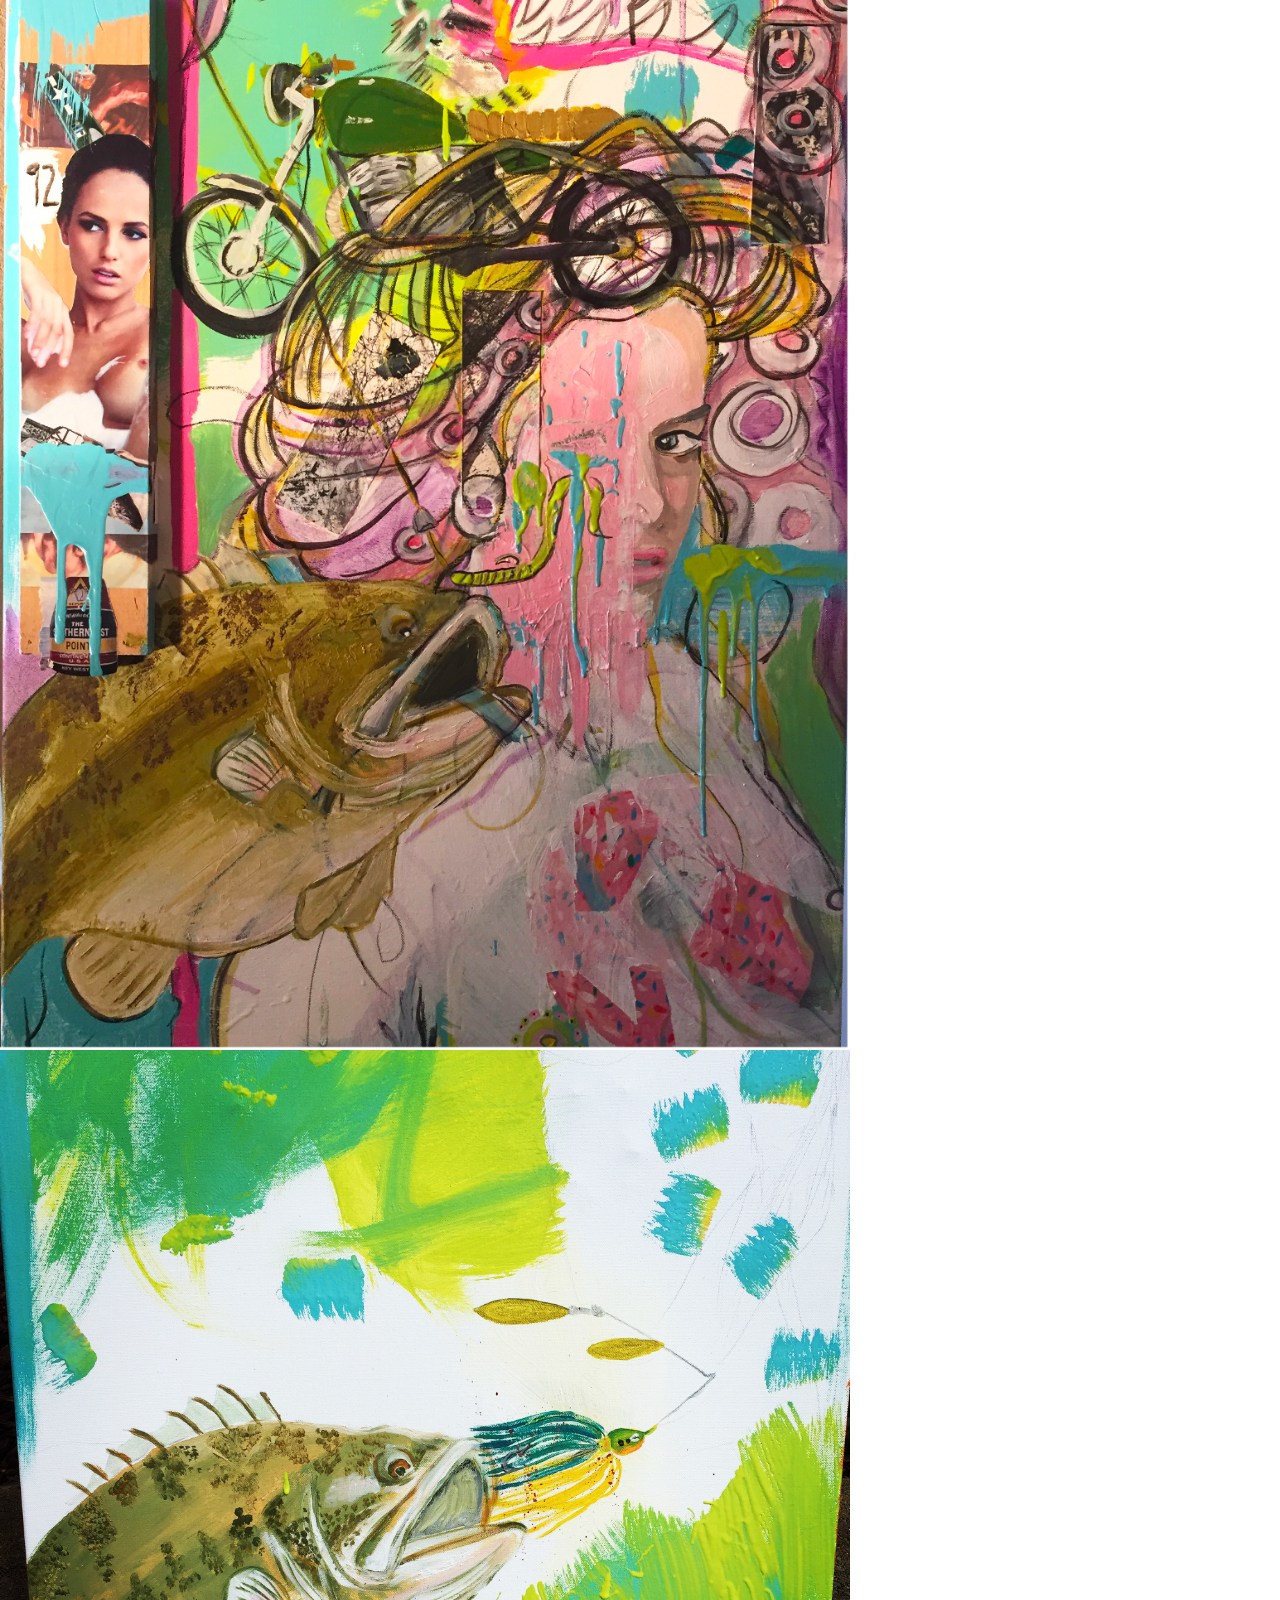
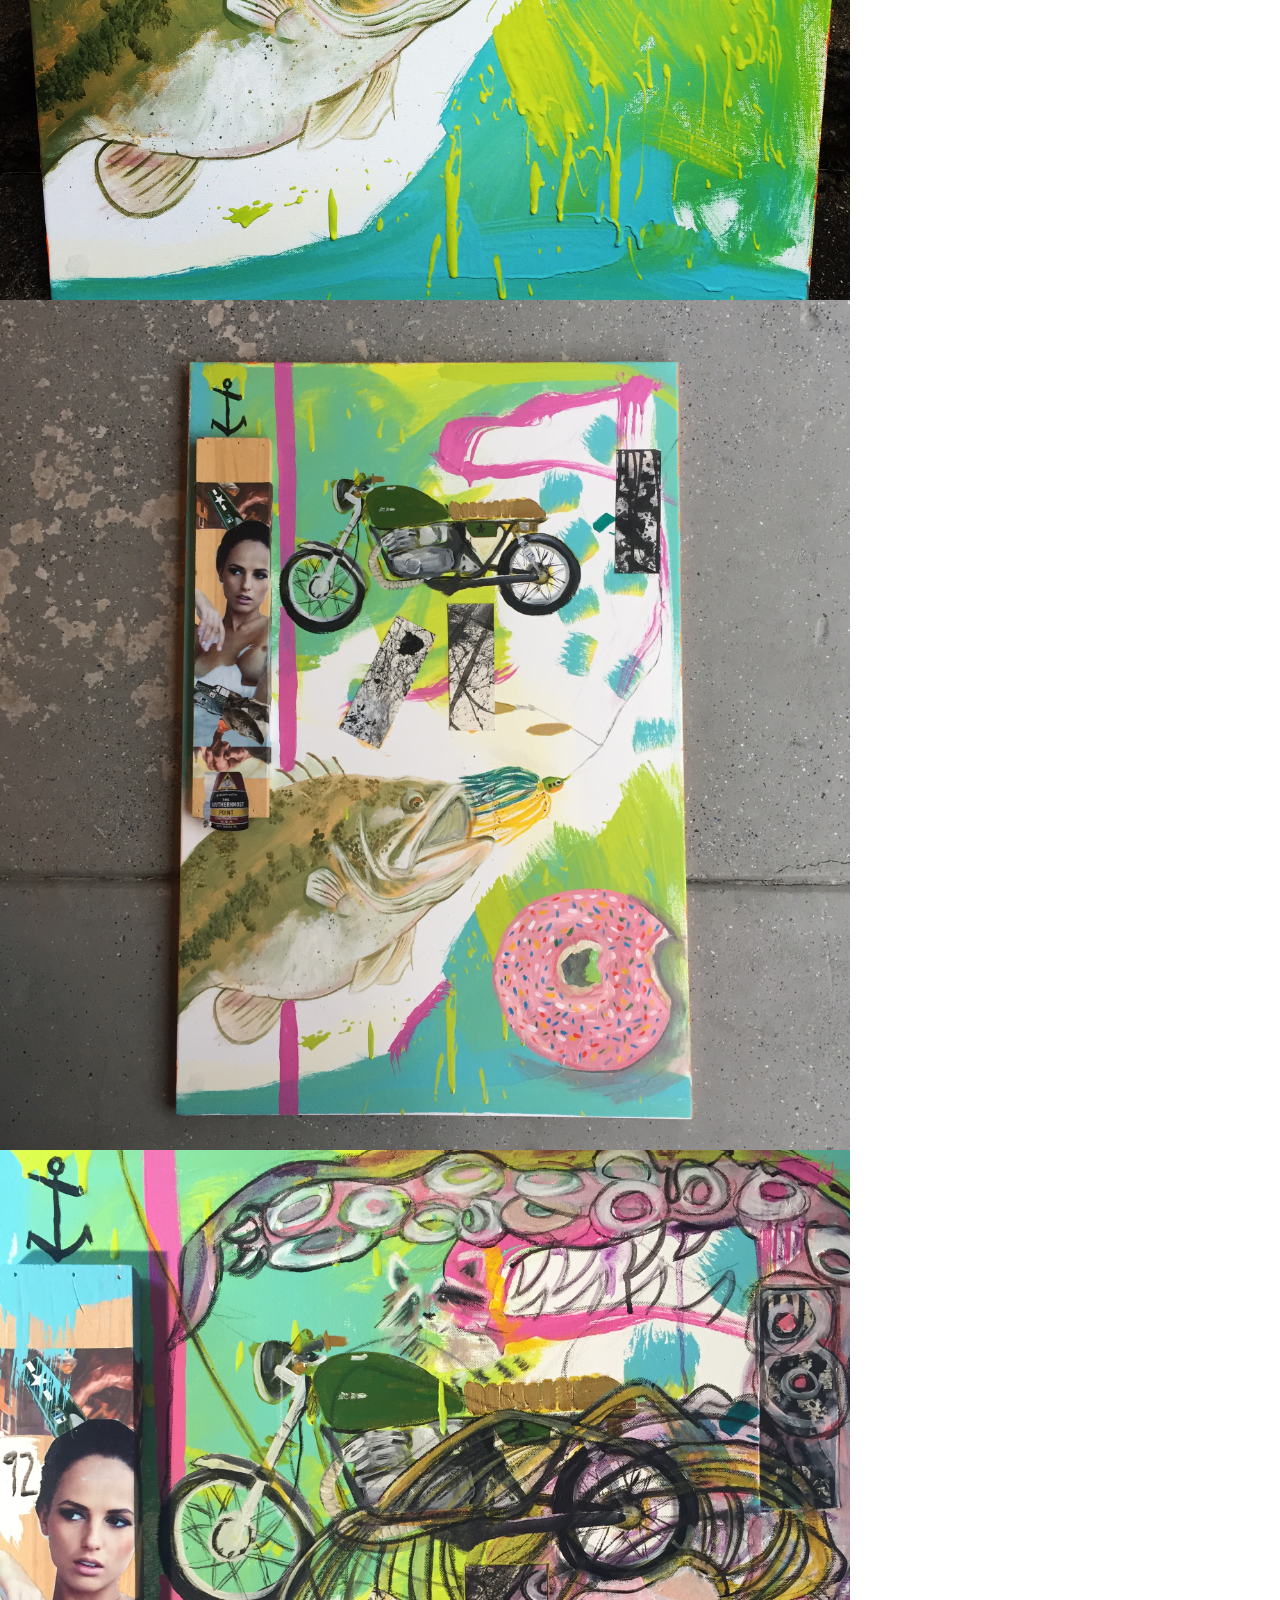
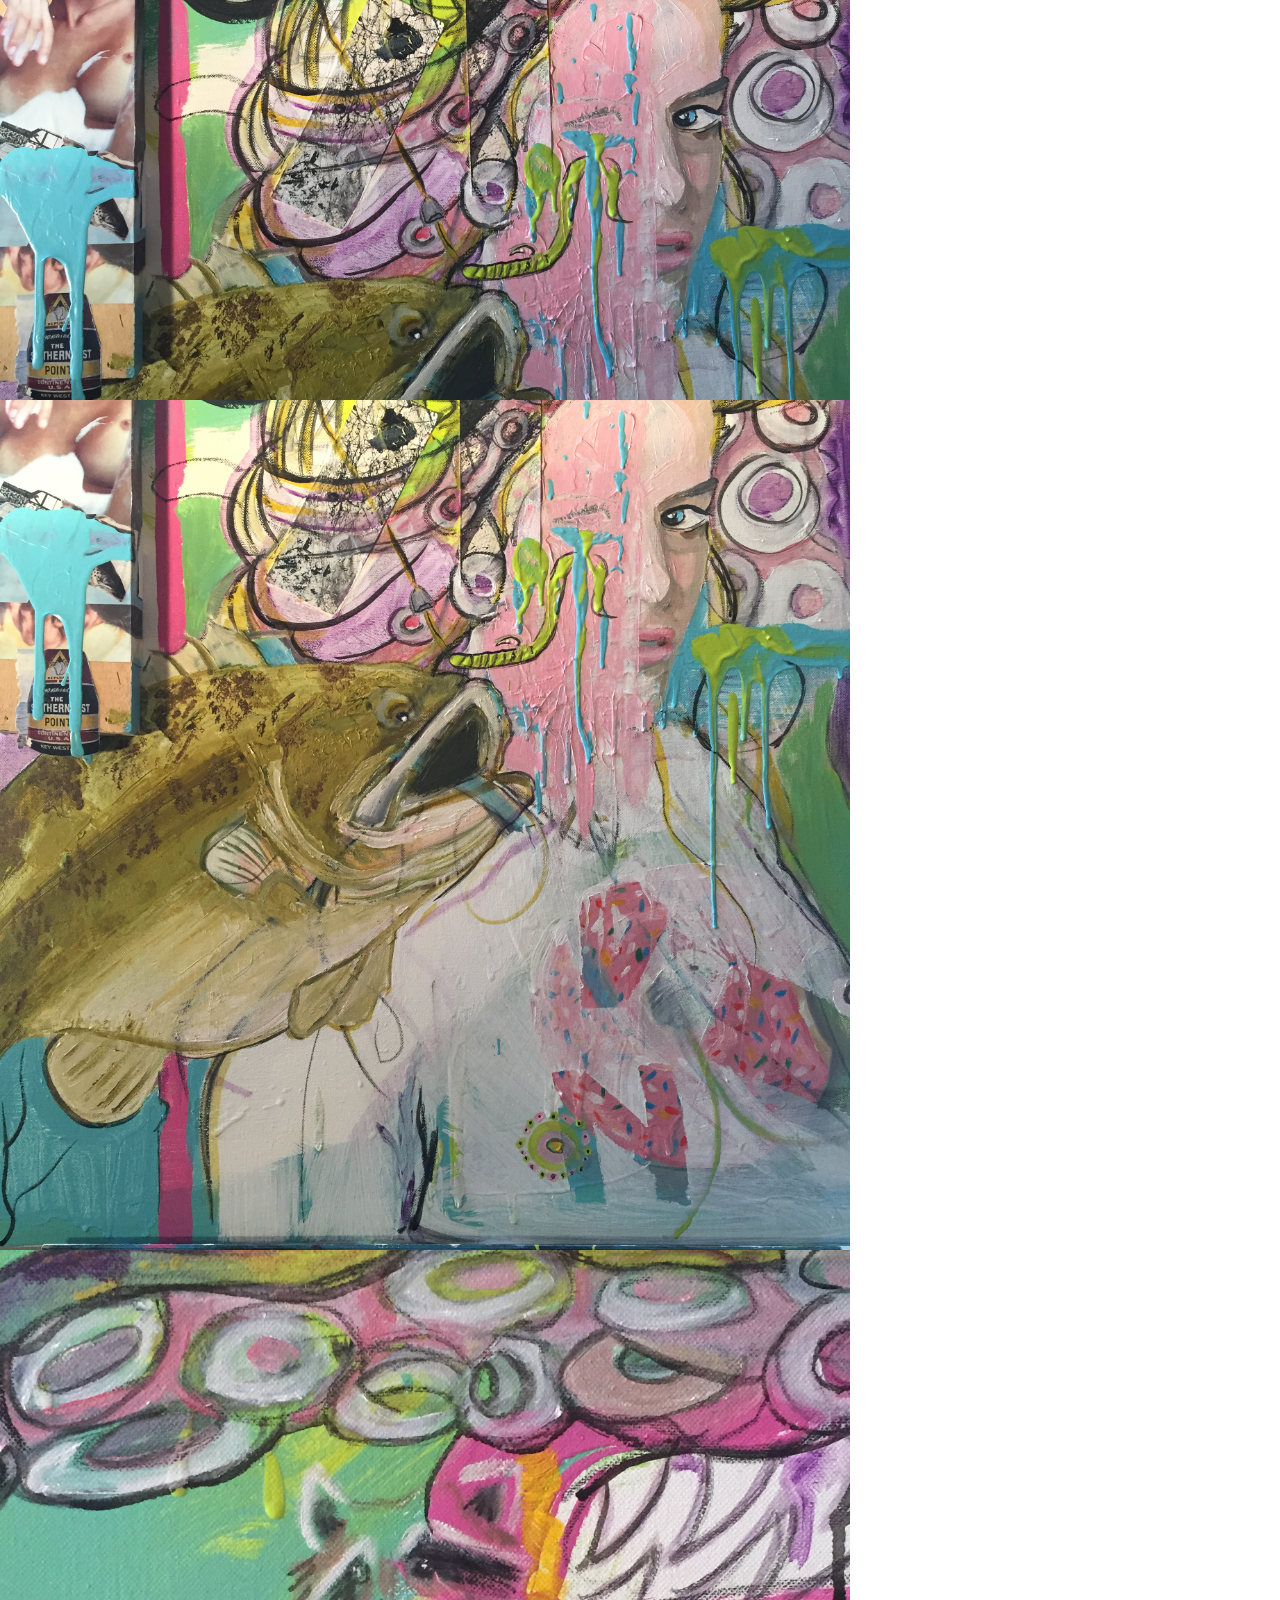
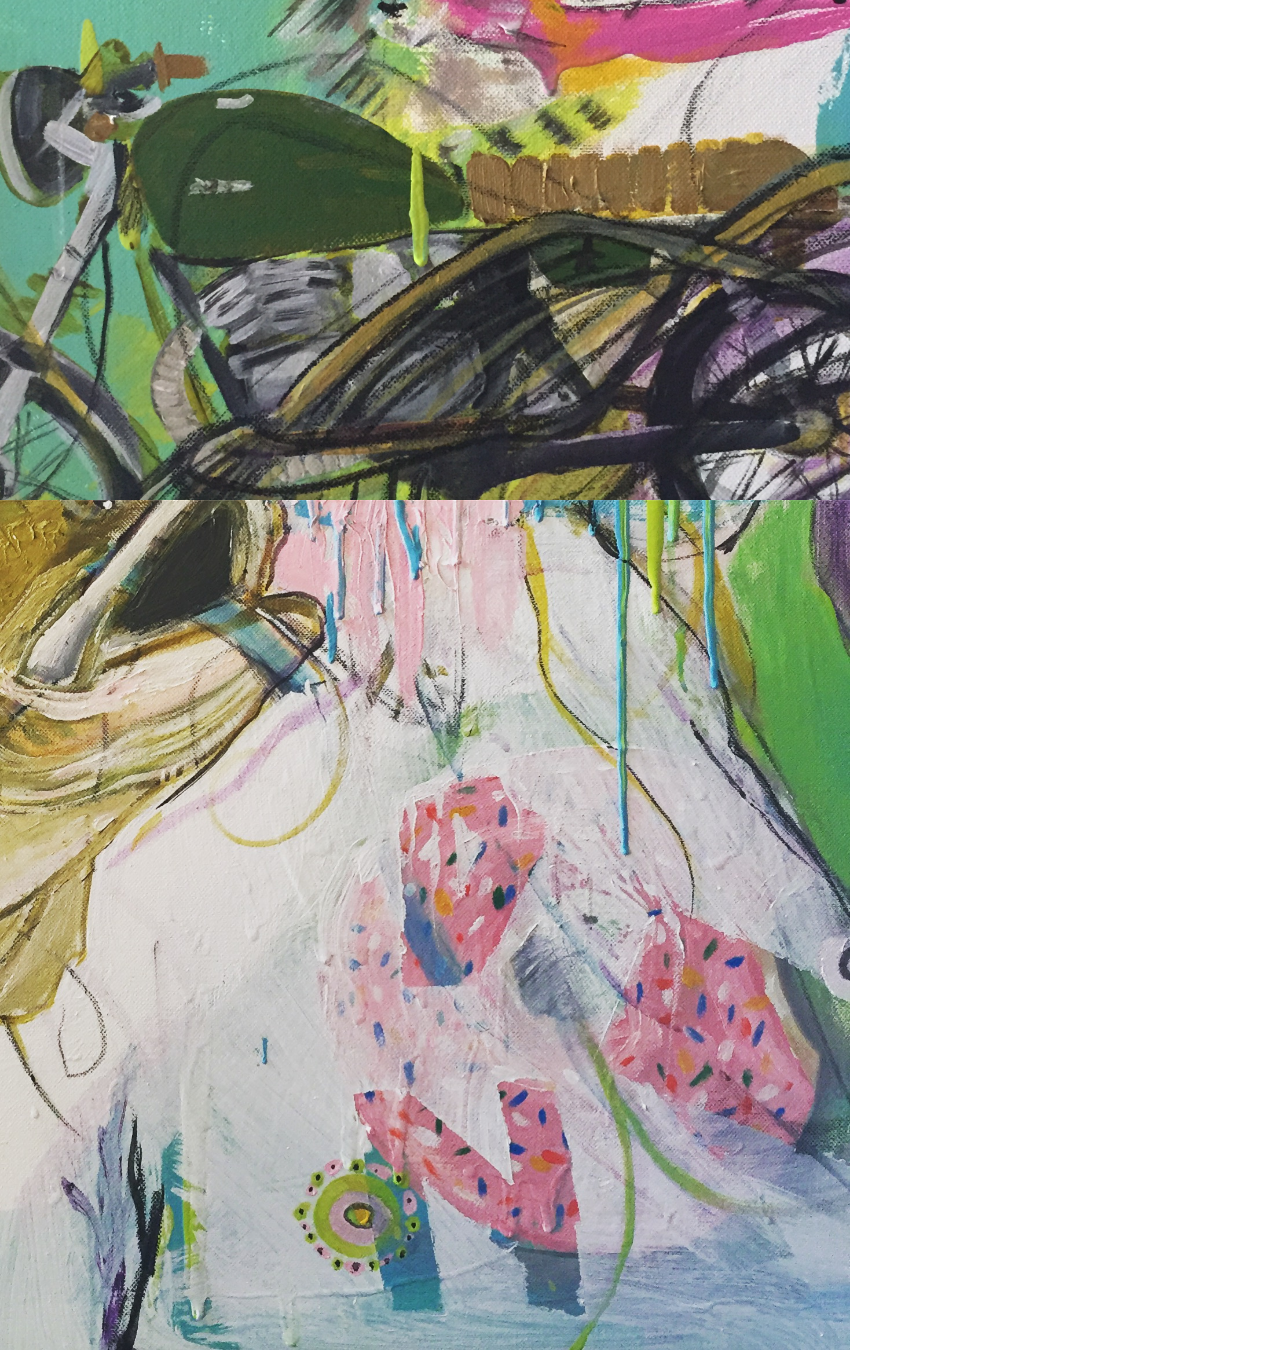
<file: designs/design_2.html>
<!DOCTYPE html>
<html lang="en">
    <head>
        <meta charset="utf-8">
        <title>Avillanoza Design | Work</title>
        <!---Favicon-->
        <link rel="shortcut icon" href="../images/favicon.ico">      
        <!---Link to Style Sheet-->
        <link rel="stylesheet" href="../css/styles.css">
    </head>
    <body>
        <section>
            <header>
                <img class="mainanchor" src="../images/multicam.png" alt="rfsanchor" width="100">
                <h1 class="boldname">Jonah Avillanoza | <span class="design">Design</span></h1>
                <nav>
                      <!---be sure to change this class based on what page is clicked-->
                    <ul>
                        <li><a href="/index.html">Home</a></li>
                        <li><a class="workpage" href="/work.html">Work</a></li>
                        <li><a href="/bio-contact.html">Bio/Contact</a></li>
                        <li><a href="/music.html">Music</a></li>
                        <li><a href="/blog.html">Blog</a></li>
                    </ul>
                    <img class="twitter" src="../images/twitterlogo.png" alt="twitterlogo" width="30">
                    <img class="share" src="../images/share.png" alt="sharelogo" width="15">
                </nav>
            </header> 
        </section>

        
            <main>
                <div class="workdescription">
                    <h2 class="workhtwo">Rainer Agles Commissioned Painting</h2>
                    <h2 class="workhtwo">2020 | <span class="locationforproject">Virginia Beach.</span></h2>
                    <h3 class="subh3">Mixed Media Painting | Oil & Acrylic</h3>
                    <h3 class="subh33">Client Commission.</h3>
                    <p class="storyforwork">At the time I was doing a lot of collage work still. I had done some ink stuff on harder stock paper slash nicer paper. I really liked the way the medium was working with the heavier stock paper Academy in direct angles and was experimenting with geometric shapes for a while using the patterns that were produced with ink as kind of an accent to Two other pieces that I was working on. It wouldn't be me if I wasn't painting some type of animal too.</p>p

                    <p class="storyforwork">I remember having this blank canvas and thinking do I want to wash it with a color do I want to start with it crazy bright scheme I really didn't know what I wanted to do. Thought about how cool it would be to have a bass of all things a bass fish ... I thought that would be pretty cool different but cool to throw on there as kind of the realistic animal element.</p> 
                        
                    <p class="storyforwork">As I said before at the time I was heavy into collage and I would peruse National Geographic magazines, old animal studies, picture books ,70’s Playboy magazines, mechanical aircraft pictures, and just really anything that I thought was a juxtaposition to place together but with balance and Gestalt theory I could bring it all together.</p>
                        
                    <p class="storyforwork">Once the fish was on there and I was happy with the way that it looked I started adding color I wanted to stick with bright greens, Blues, pinks kind of that Miami vice color scheme. Then the fun part began, I started painting random things that I knew I could tie in together later: a piece of wood that I used magazine clippings & spray adhesive to make into its own little separate piece. The donut was just cool thing that I wanted to paint for a while…I added it on there. The client is a big fan of Cafe racer style motorcycles so I added one of those on there for him.</p>
                        
                    <p class="storyforwork">I knew I wanted to include a face that was kind of hidden and mysterious but I wanted to make it beautiful the picture above shows the idea of a hint of what was to come. I still was unsure how I was going to tie that in but I've made it work I think the hidden element that are in a lot of my pieces It was probably the most fun to throw in like the raccoon in the upper portion of the painting the random half painted dragon, the top of the fire hydrant that kind of tide in the models her to make it look as if it were in some type of bun or tide up.</p>
                        
                    <p class="storyforwork">Overall I was happy with the way that the face turned out and I was able to tie in little elements like a crude octopus tentacle and leave some blank space where it made sense.</p> 
                        
                    <p class="storyforwork">The donut would live on and not be painted over. The whole piece when it was done looked like this. I was stoked on the way that it came out and it would continue to build My Portfolio and shape the way that I do work even today. I have a lot of fun doing Commission pieces. The tangible aspect of a painting rather than a print adds depth. You get to see the paint that’s thicker in places, the layers, the different elements of thought that went into making the piece.</p> 
                        
                    <p class="storyforwork">My style contains a large amount of searching and unresolved lines that eventually lead into a Painting that makes sense …somehow through all the chaos it comes together and makes sense....to me at least. I like to paint things that I think would look interesting and when people view my work I want them to take the time to notice the little things. I love doing art for art’s sake. When we start letting go of that ideology that’s when we are in trouble and the creative mind has been put to sleep. Whatever you do that is creative do not be afraid to make something that people “might not like” your style is you. When I view other artists work I admire what I didn’t think of or cannot do. Art is truly a personal testimony to the world as you see it around you. Continue to create things you think are cool.</p>
                </div>

                <div class="image-container">
                    <div class="imageresizework">
                        <img src="../images/Rainer/Screen Shot 2021-11-14 at 10.17.38 PM.png" alt="r_one" width="850">
                        <img src="../images/Rainer/IMG_3698.JPG" alt="r_two" width="850">
                        <img src="../images/Rainer/IMG_3704.JPG" alt="r_three" width="850">
                        <img src="../images/Rainer/IMG_3776 copy.JPG" alt="r_four" width="850">
                        <img src="../images/Rainer/IMG_3777 copy.JPG" alt="r_five" width="850">
                        <img src="../images/Rainer/IMG_3788.JPG" alt="r_six" width="850">
                        <img src="../images/Rainer/IMG_4131.JPG" alt="r_seven" width="850">
                    </div>
                    </div>
                </div>
            </main>
    </body>
</html>
</file>
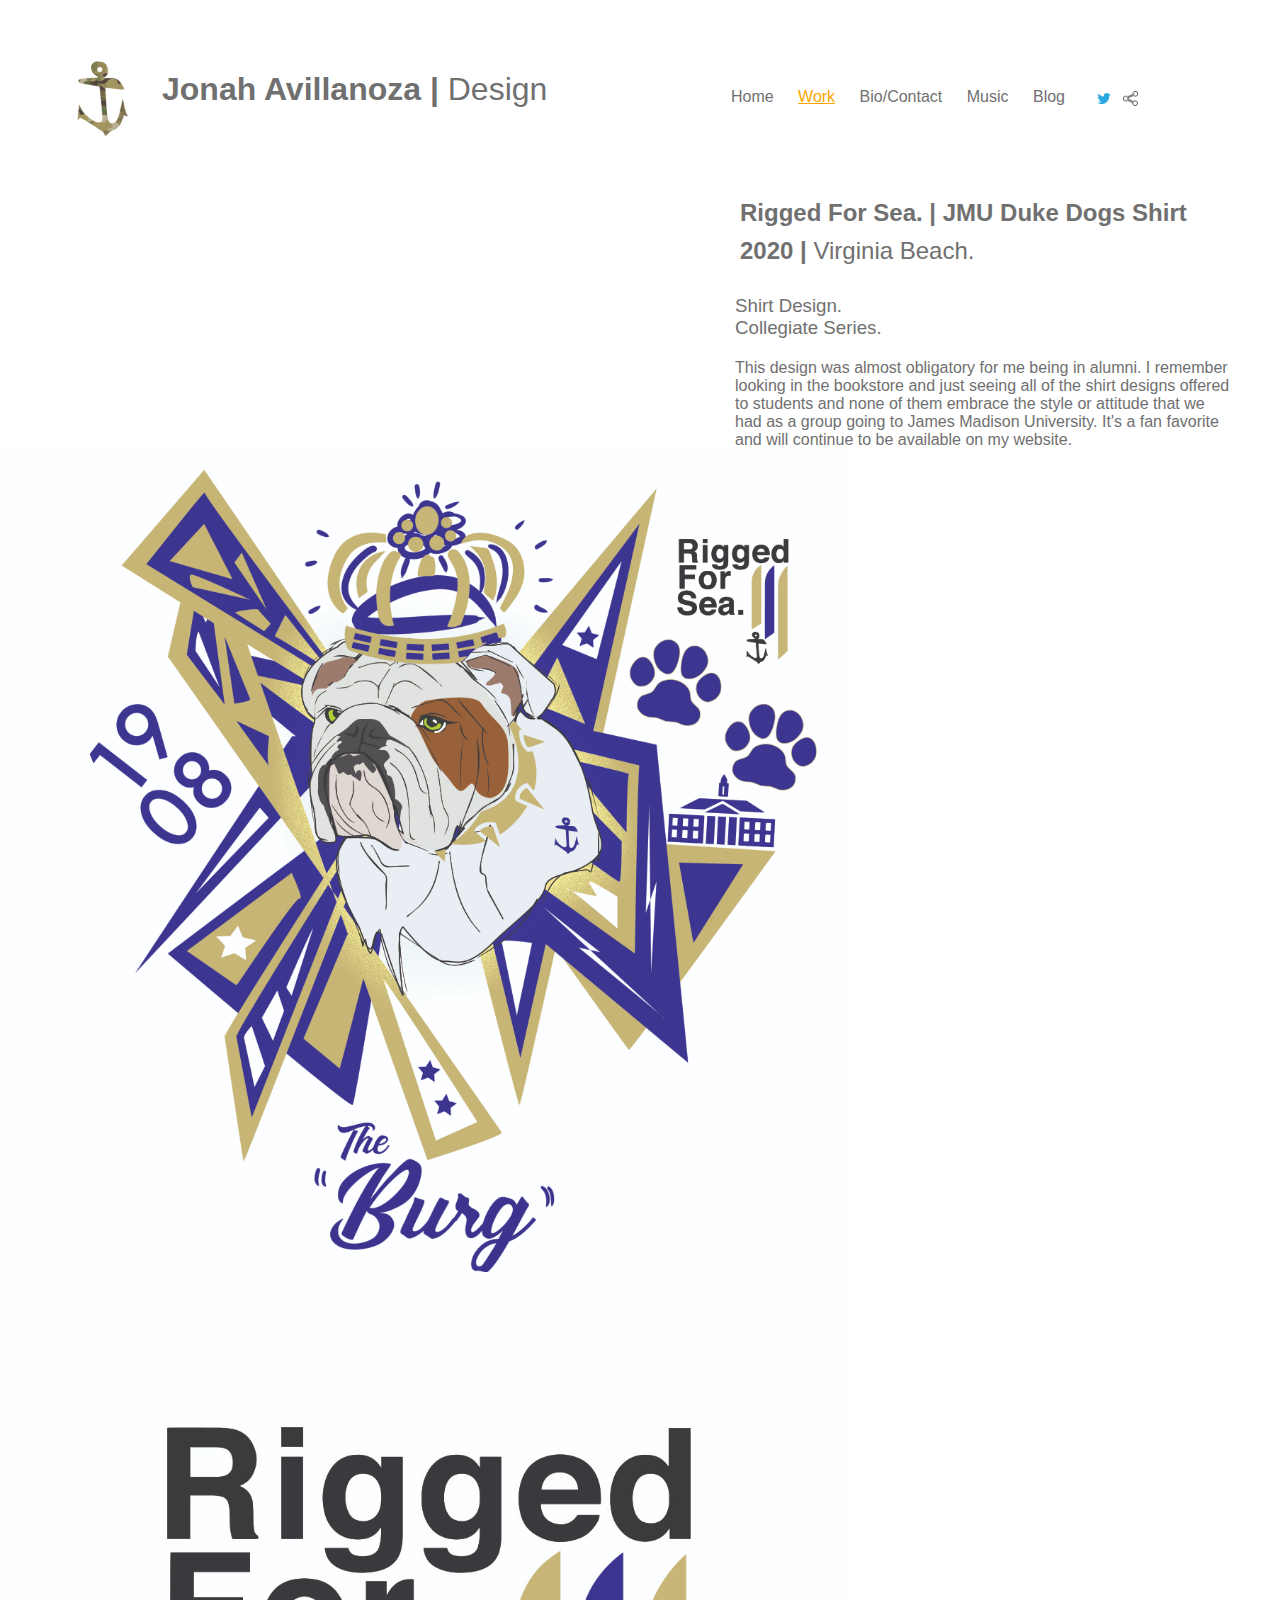
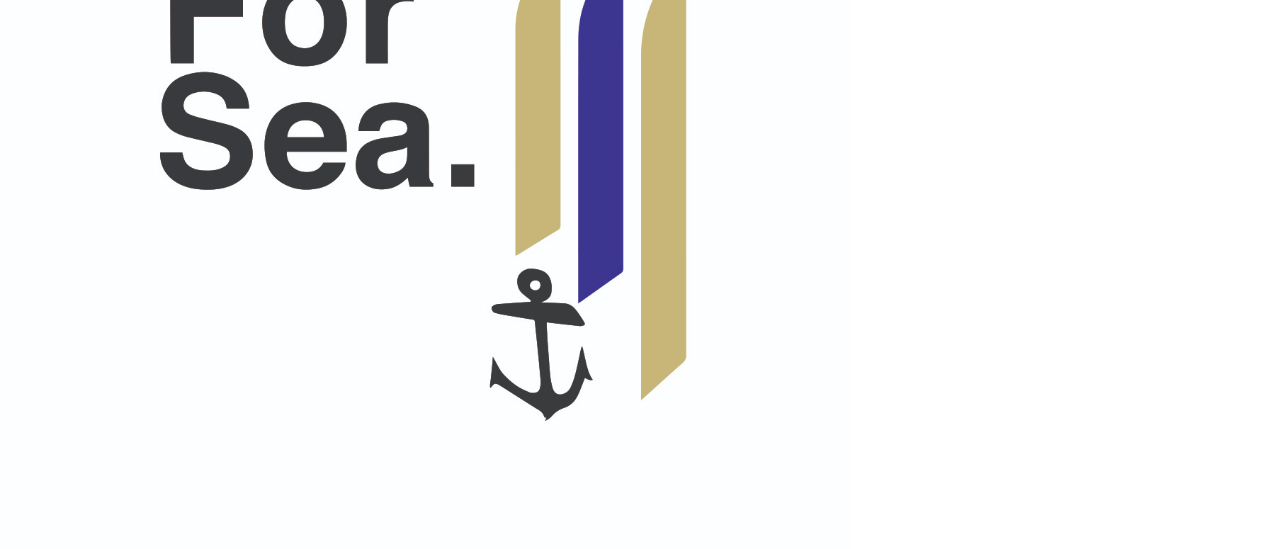
<file: designs/design_3.html>
<!DOCTYPE html>
<html lang="en">
    <head>
        <meta charset="utf-8">
        <title>Avillanoza Design | Work</title>
        <!---Favicon-->
        <link rel="shortcut icon" href="../images/favicon.ico">      
        <!---Link to Style Sheet-->
        <link rel="stylesheet" href="../css/styles.css">
    </head>
    <body>
        <section>
            <header>
                <img class="mainanchor" src="../images/multicam.png" alt="rfsanchor" width="100">
                <h1 class="boldname">Jonah Avillanoza | <span class="design">Design</span></h1>
                <nav>
                      <!---be sure to change this class based on what page is clicked-->
                    <ul>
                        <li><a href="/index.html">Home</a></li>
                        <li><a class="workpage" href="/work.html">Work</a></li>
                        <li><a href="/bio-contact.html">Bio/Contact</a></li>
                        <li><a href="/music.html">Music</a></li>
                        <li><a href="/blog.html">Blog</a></li>
                    </ul>
                    <img class="twitter" src="../images/twitterlogo.png" alt="twitterlogo" width="30">
                    <img class="share" src="../images/share.png" alt="sharelogo" width="15">
                </nav>
            </header> 
        </section>

        
            <main>
                <div class="workdescription">
                    <h2 class="workhtwo">Rigged For Sea. | JMU Duke Dogs Shirt</h2>
                    <h2 class="workhtwo">2020 | <span class="locationforproject">Virginia Beach.</span></h2>
                    <h3 class="subh3">Shirt Design.</h3>
                    <h3 class="subh33">Collegiate Series.</h3>
                    <p class="storyforwork">This design was almost obligatory for me being in alumni. I remember looking in the bookstore and just seeing all of the shirt designs offered to students and none of them embrace the style or attitude that we had as a group going to James Madison University. It's a fan favorite and will continue to be available on my website.</p>
                </div>

                <div class="image-container">
                    <div class="imageresizework">
                        <img src="../images/dukedogs 2.jpg" alt="Dukedog" width="850">
                        <img src="../images/dukedogfrontshirt.jpg" alt="frontofdukedogs" width="850">
                    </div>
                    </div>
                </div>
            </main>
    </body>
</html>
</file>
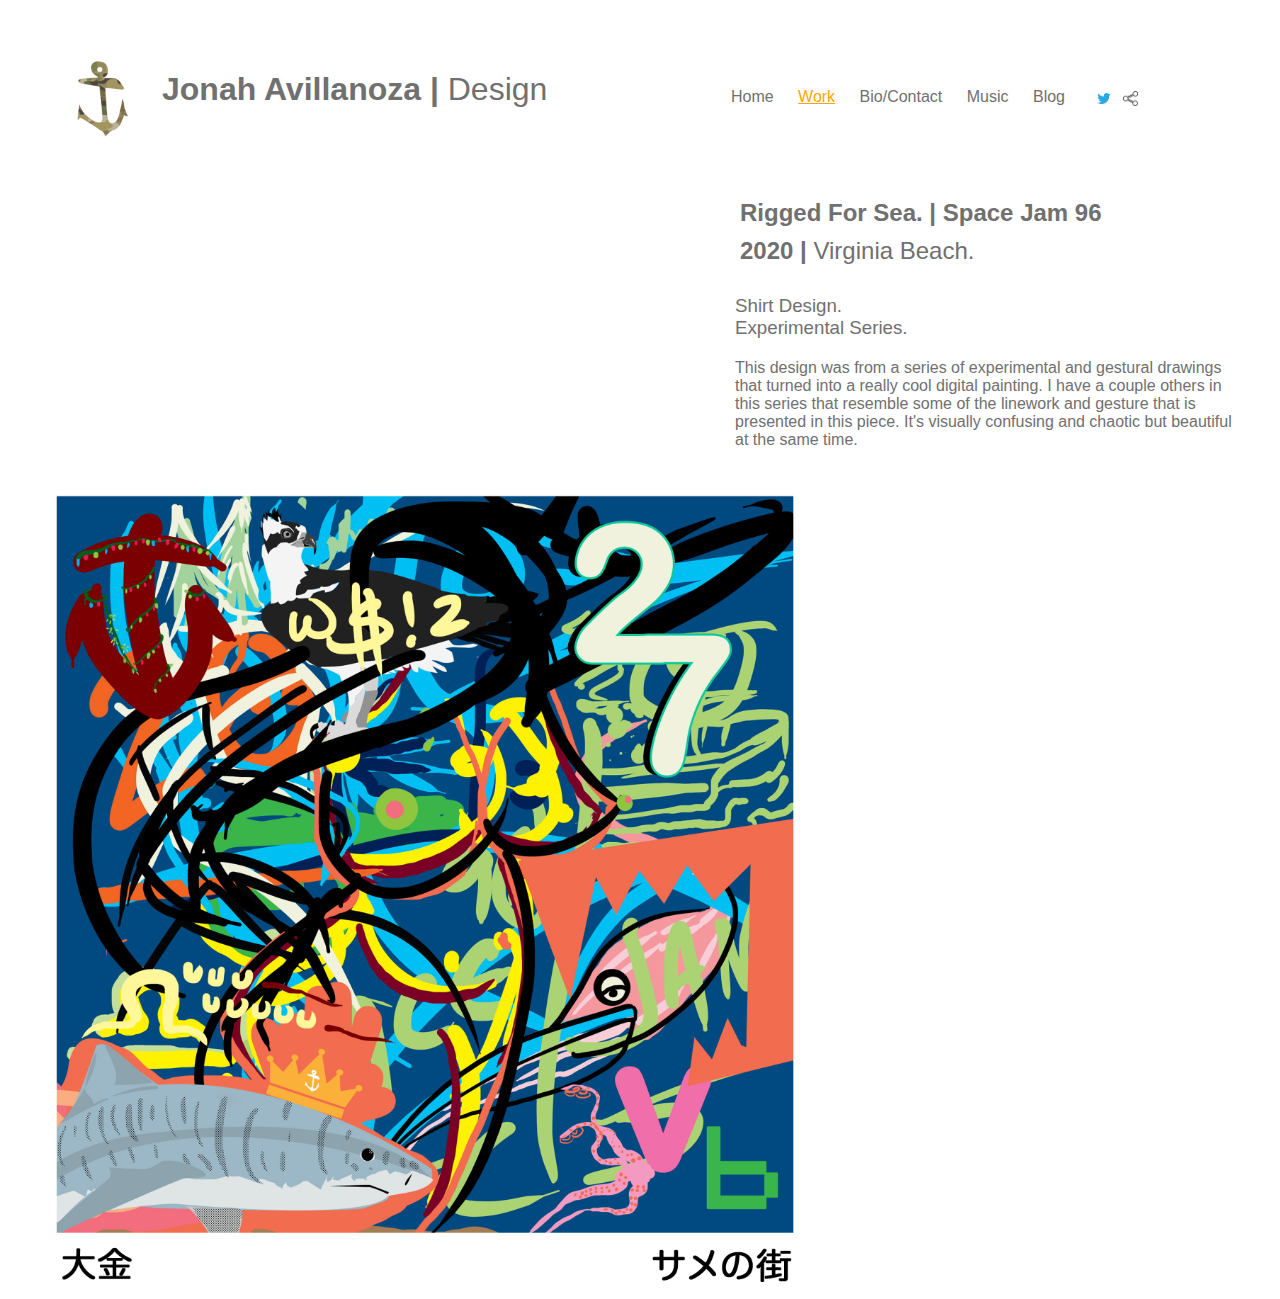
<file: designs/design_4.html>
<!DOCTYPE html>
<html lang="en">
    <head>
        <meta charset="utf-8">
        <title>Avillanoza Design | Work</title>
        <!---Favicon-->
        <link rel="shortcut icon" href="../images/favicon.ico">      
        <!---Link to Style Sheet-->
        <link rel="stylesheet" href="../css/styles.css">
    </head>
    <body>
        <section>
            <header>
                <img class="mainanchor" src="../images/multicam.png" alt="rfsanchor" width="100">
                <h1 class="boldname">Jonah Avillanoza | <span class="design">Design</span></h1>
                <nav>
                      <!---be sure to change this class based on what page is clicked-->
                    <ul>
                        <li><a href="/index.html">Home</a></li>
                        <li><a class="workpage" href="/work.html">Work</a></li>
                        <li><a href="/bio-contact.html">Bio/Contact</a></li>
                        <li><a href="/music.html">Music</a></li>
                        <li><a href="/blog.html">Blog</a></li>
                    </ul>
                    <img class="twitter" src="../images/twitterlogo.png" alt="twitterlogo" width="30">
                    <img class="share" src="../images/share.png" alt="sharelogo" width="15">
                </nav>
            </header> 
        </section>

        
            <main>
                <div class="workdescription">
                    <h2 class="workhtwo">Rigged For Sea. | Space Jam 96</h2>
                    <h2 class="workhtwo">2020 | <span class="locationforproject">Virginia Beach.</span></h2>
                    <h3 class="subh3">Shirt Design.</h3>
                    <h3 class="subh33">Experimental Series.</h3>
                    <p class="storyforwork">This design was from a series of experimental and gestural drawings that turned into a really cool digital painting. I have a couple others in this series that resemble some of the linework and gesture that is presented in this piece. It's visually confusing and chaotic but beautiful at the same time. </p>
                </div>

                <div class="image-container">
                    <div class="imageresizework">
                        <img src="../images/SPACEJAMS96hires.jpg" alt="Space Jam" width="850">
                    </div>
                    </div>
                </div>
            </main>
    </body>
</html>
</file>
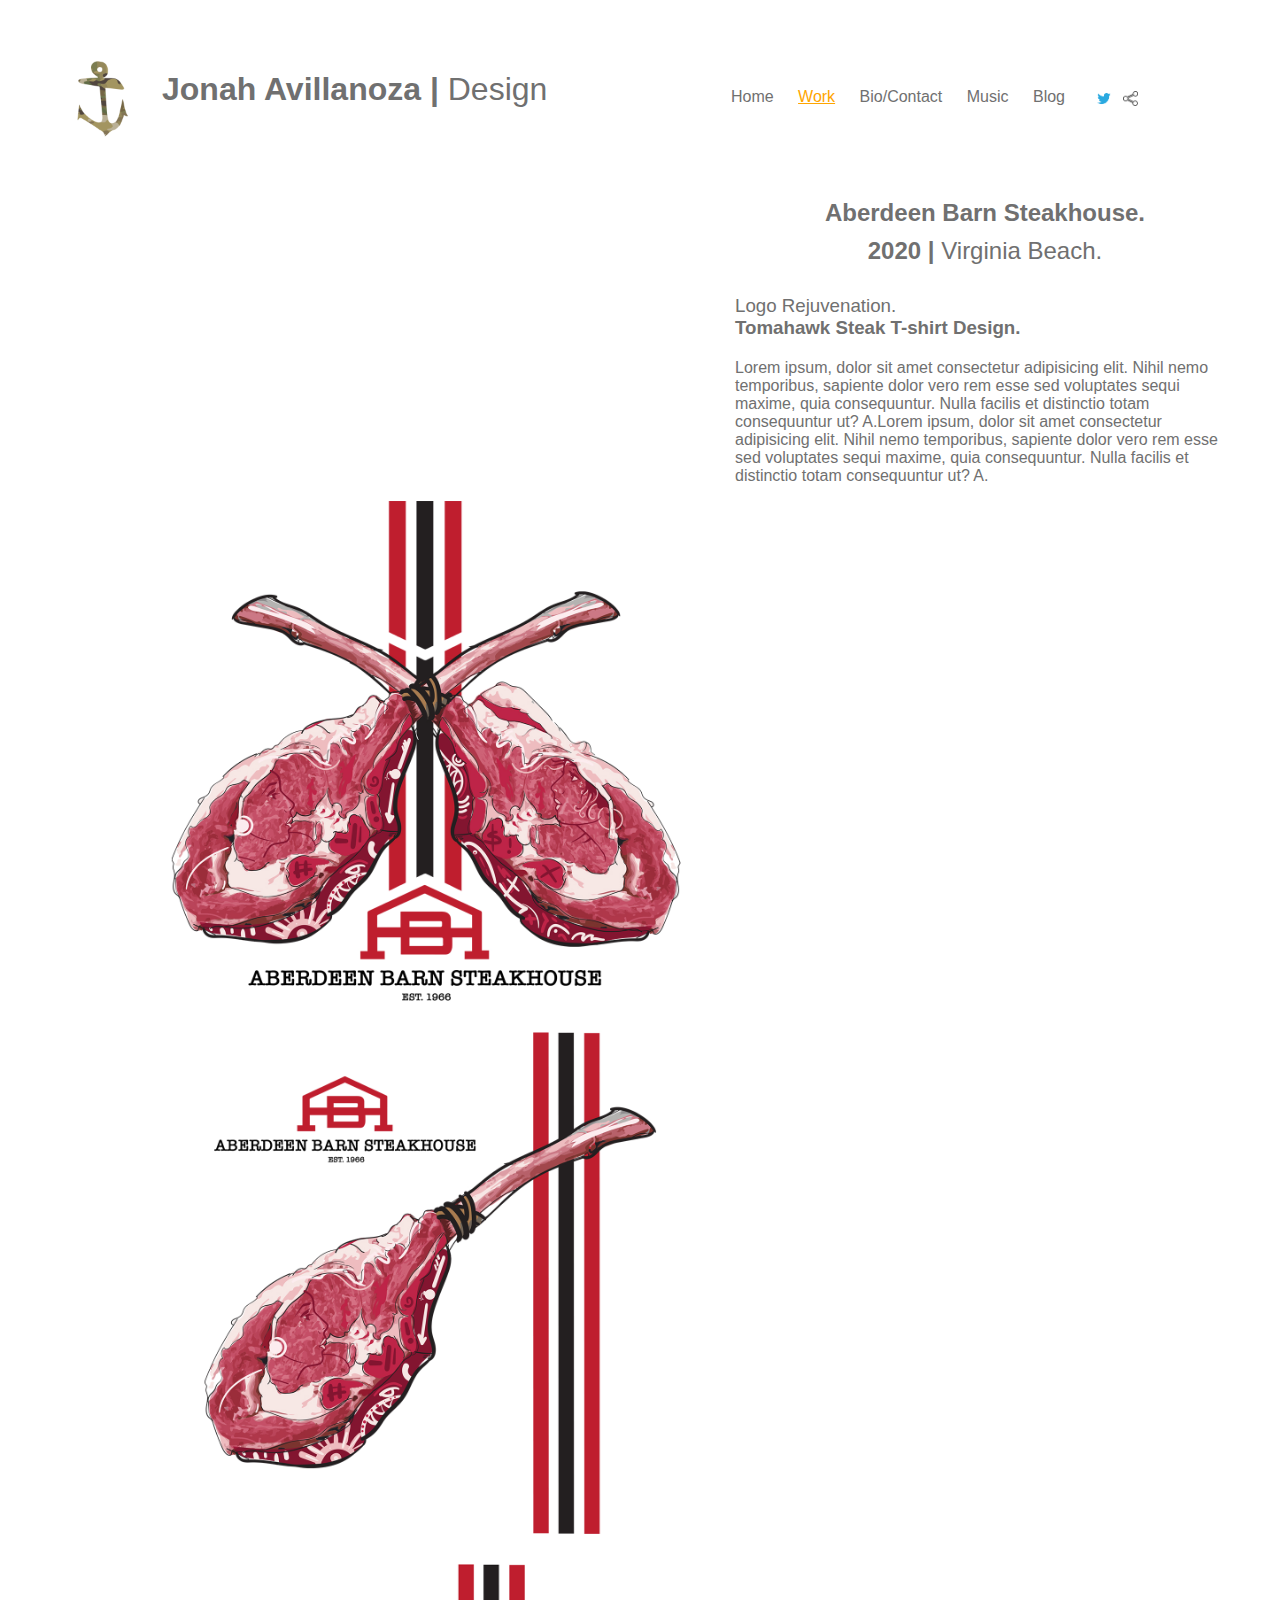
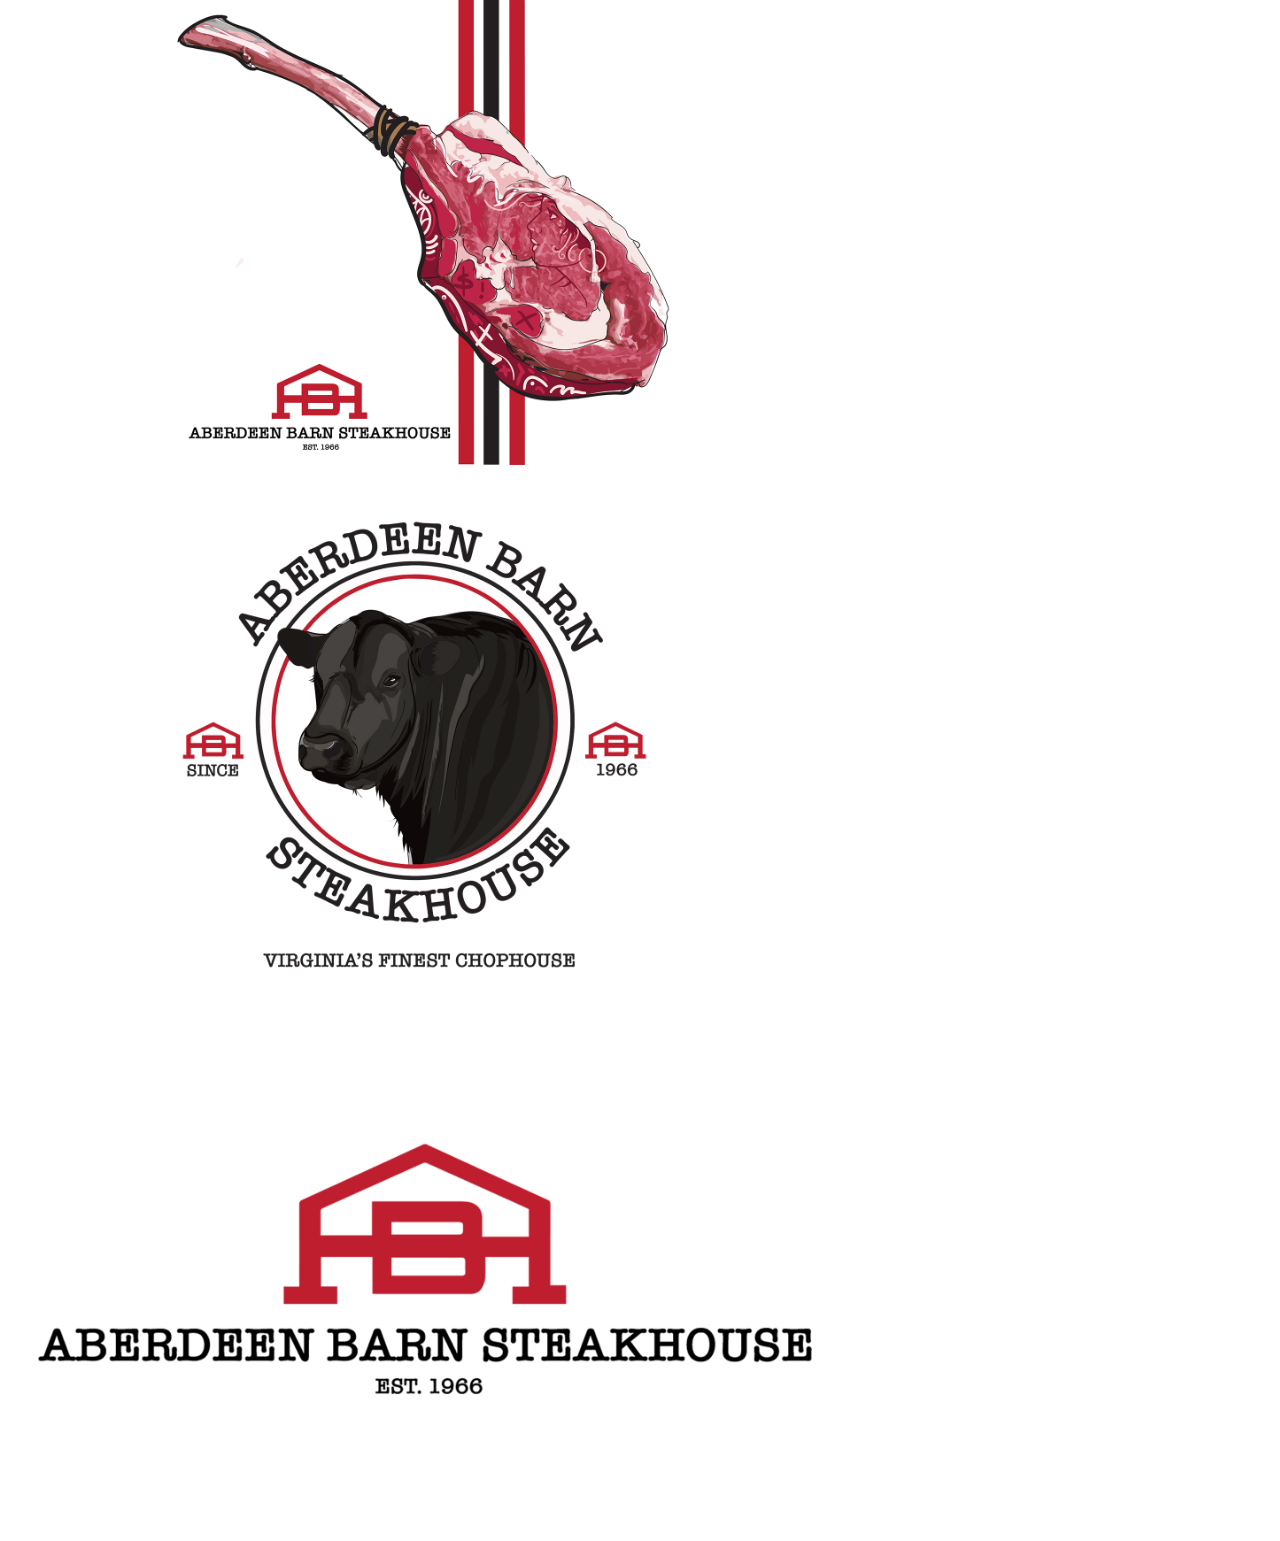
<file: designs/design_5.html>
<!DOCTYPE html>
<html lang="en">
    <head>
        <meta charset="utf-8">
        <title>Avillanoza Design | Work</title>
        <!---Favicon-->
        <link rel="shortcut icon" href="../images/favicon.ico">
        <!--Google Fonts-->
        <link rel="preconnect" href="https://fonts.googleapis.com">
        <link rel="preconnect" href="https://fonts.gstatic.com" crossorigin>
        <link href="https://fonts.googleapis.com/css2?family=Roboto&display=swap" rel="stylesheet">

        <link rel="preconnect" href="https://fonts.googleapis.com">
        <link rel="preconnect" href="https://fonts.gstatic.com" crossorigin>
        <link href="https://fonts.googleapis.com/css2?family=Roboto+Mono:wght@100;300&display=swap" rel="stylesheet">       
        <!---Link to Style Sheet-->
        <link rel="stylesheet" href="../css/styles.css">
    </head>
    <body>
        <section>
            <header>
                <img class="mainanchor" src="../images/multicam.png" alt="rfsanchor" width="100">
                <h1 class="boldname">Jonah Avillanoza | <span class="design">Design</span></h1>
                <nav>
                      <!---be sure to change this class based on what page is clicked-->
                    <ul>
                        <li><a href="index.html">Home</a></li>
                        <li><a class="workpage" href="work.html">Work</a></li>
                        <li><a href="bio-contact.html">Bio/Contact</a></li>
                        <li><a href="music.html">Music</a></li>
                        <li><a href="blog.html">Blog</a></li>
                    </ul>
                    <img class="twitter" src="../images/twitterlogo.png" alt="twitterlogo" width="30">
                    <img class="share" src="../images/share.png" alt="sharelogo" width="15">
                </nav>
            </header> 
        </section>

        
            <main>
                <div class="workdescription">
                    <h2>Aberdeen Barn Steakhouse.</h2>
                    <h2>2020 | <span class="locationforproject">Virginia Beach.</span></h2>
                    <h3 class="subh3">Logo Rejuvenation.</h3>
                    <h3>Tomahawk Steak T-shirt Design.</h3>
                    <p class="storyforwork">Lorem ipsum, dolor sit amet consectetur adipisicing elit. Nihil nemo temporibus, sapiente dolor vero rem esse sed voluptates sequi maxime, quia consequuntur. Nulla facilis et distinctio totam consequuntur ut? A.Lorem ipsum, dolor sit amet consectetur adipisicing elit. Nihil nemo temporibus, sapiente dolor vero rem esse sed voluptates sequi maxime, quia consequuntur. Nulla facilis et distinctio totam consequuntur ut? A.</p>
                </div>

                <div class="image-container">
                    <div class="imageresizework">
                        <img src="../images/tomahawkjamribbons.jpg" alt="Aberdeen Barn Tomahawks" width="850">
                        <img src="../images/lefttomjam.jpg" alt="Aberdeen Barn Single Left Tomahawk" width="850">
                        <img src="../images/righttomjam.jpg" alt="Aberdeen Barn Single Right Tomahawks" width="850">
                        <img src="../images/abscowlogo.jpg" alt="Aberdeen Angus" width="850">
                        <img src="../images/abslogo.jpg" alt="Aberdeen Barn Text Logo" width="850">
                    </div>

                    <!------------------****This is for relative and absolute positioning *****
                    <div class="positioningpoints">
                        <img src="images/manchesterCPT.jpg" alt="Manchester City HAF" width="500">
                        <div class="text-for-positioning">
                            <p>Lorem ipsum dolor sit amet consectetur adipisicing elit. Pariatur dicta odio fuga, praesentium delectus asperiores deleniti adipisci quo accusantium assumenda veritatis, qui sit! Tenetur quod sunt delectus harum, repellat non?Lorem ipsum dolor sit amet consectetur adipisicing elit. Pariatur dicta odio fuga, praesentium delectus asperiores deleniti adipisci quo accusantium assumenda veritatis, qui sit! Tenetur quod sunt delectus harum, repellat non?Lorem ipsum dolor sit amet consectetur adipisicing elit. Pariatur dicta odio fuga, praesentium delectus asperiores deleniti adipisci quo accusantium assumenda veritatis, qui sit! Tenetur quod sunt delectus harum, repellat non?</p>
                        </div>
                    ------------------------------------------------------>
                    </div>
                </div>
            </main>

    </body>
</html>
</file>
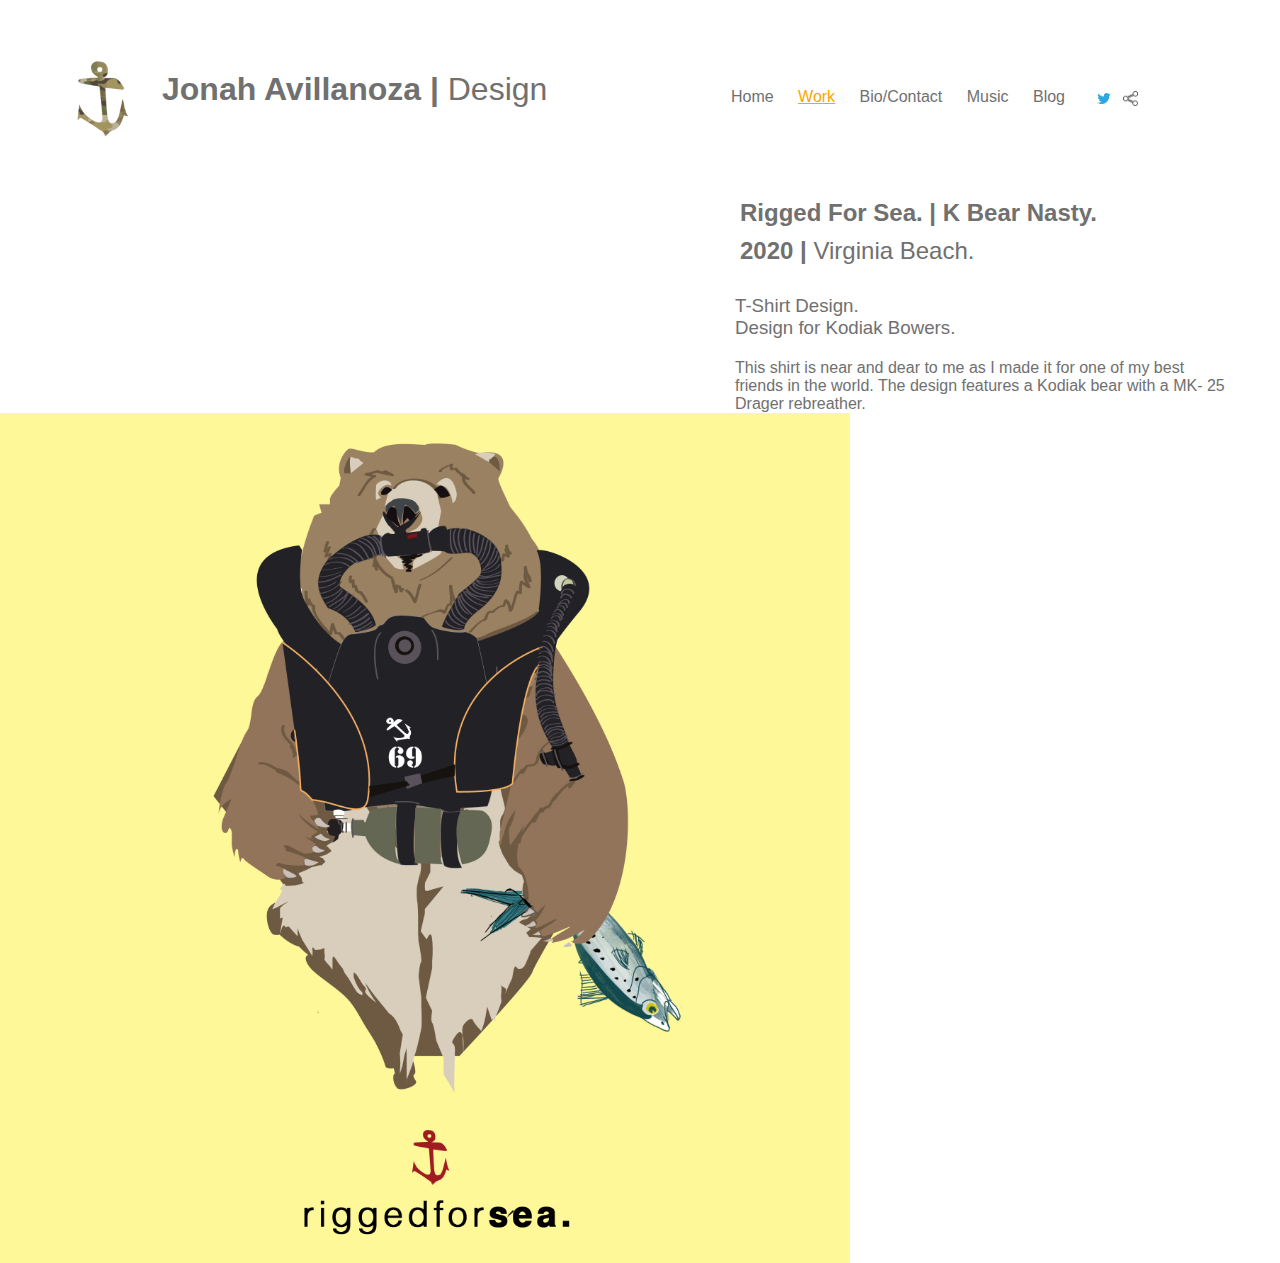
<file: designs/design_6.html>
<!DOCTYPE html>
<html lang="en">
    <head>
        <meta charset="utf-8">
        <title>Avillanoza Design | Work</title>
        <!---Favicon-->
        <link rel="shortcut icon" href="../images/favicon.ico">      
        <!---Link to Style Sheet-->
        <link rel="stylesheet" href="../css/styles.css">
    </head>
    <body>
        <section>
            <header>
                <img class="mainanchor" src="../images/multicam.png" alt="rfsanchor" width="100">
                <h1 class="boldname">Jonah Avillanoza | <span class="design">Design</span></h1>
                <nav>
                      <!---be sure to change this class based on what page is clicked-->
                    <ul>
                        <li><a href="/index.html">Home</a></li>
                        <li><a class="workpage" href="/work.html">Work</a></li>
                        <li><a href="/bio-contact.html">Bio/Contact</a></li>
                        <li><a href="/music.html">Music</a></li>
                        <li><a href="/blog.html">Blog</a></li>
                    </ul>
                    <img class="twitter" src="../images/twitterlogo.png" alt="twitterlogo" width="30">
                    <img class="share" src="../images/share.png" alt="sharelogo" width="15">
                </nav>
            </header> 
        </section>

        
            <main>
                <div class="workdescription">
                    <h2 class="workhtwo">Rigged For Sea. | K Bear Nasty.</h2>
                    <h2 class="workhtwo">2020 | <span class="locationforproject">Virginia Beach.</span></h2>
                    <h3 class="subh3">T-Shirt Design.</h3>
                    <h3 class="subh33">Design for Kodiak Bowers.</h3>
                    <p class="storyforwork">This shirt is near and dear to me as I made it for one of my best friends in the world. The design features a Kodiak bear with a MK- 25 Drager rebreather.</p>
                </div>

                <div class="image-container">
                    <div class="imageresizework">
                        <img src="../images/kbeartee2.jpg" alt="K Bear Nasty" width="850">
                    </div>
                    </div>
                </div>
            </main>
    </body>
</html>
</file>
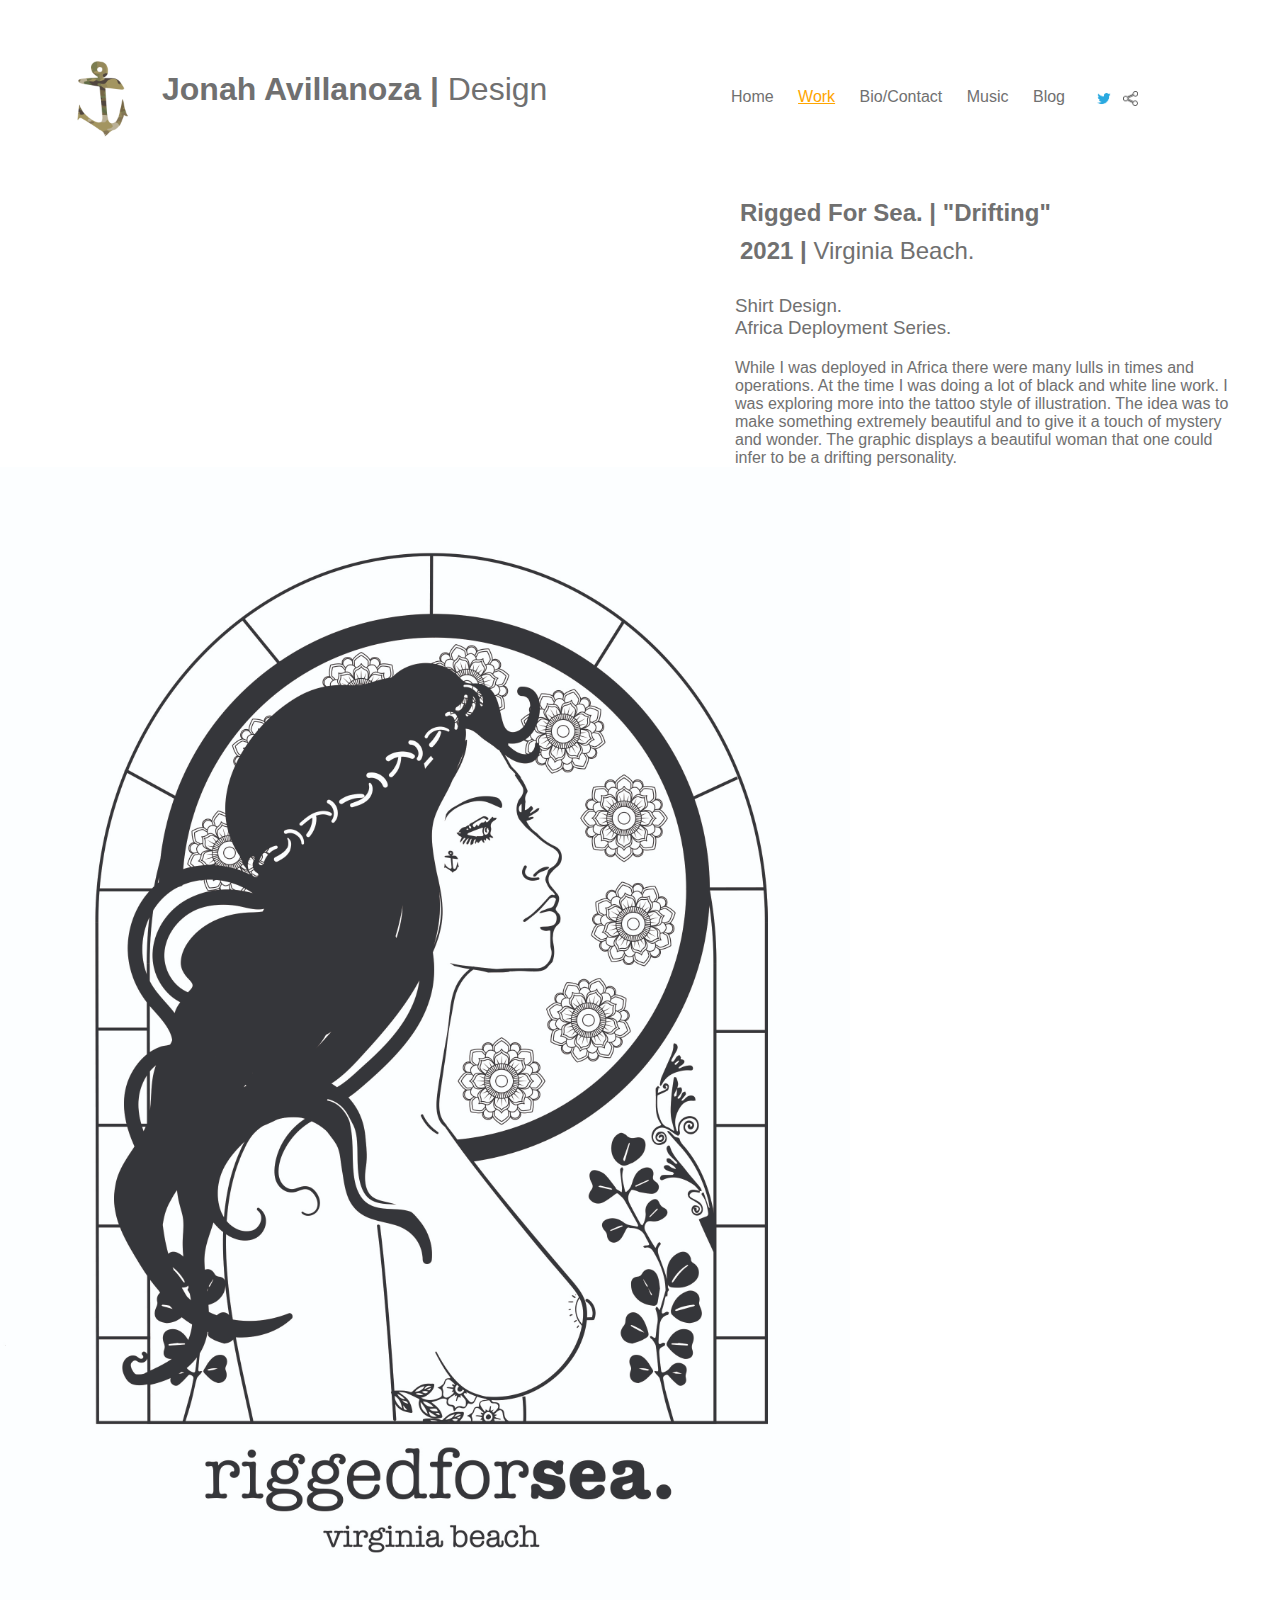
<file: designs/design_7.html>
<!DOCTYPE html>
<html lang="en">
    <head>
        <meta charset="utf-8">
        <title>Avillanoza Design | Work</title>
        <!---Favicon-->
        <link rel="shortcut icon" href="../images/favicon.ico">      
        <!---Link to Style Sheet-->
        <link rel="stylesheet" href="../css/styles.css">
    </head>
    <body>
        <section>
            <header>
                <img class="mainanchor" src="../images/multicam.png" alt="rfsanchor" width="100">
                <h1 class="boldname">Jonah Avillanoza | <span class="design">Design</span></h1>
                <nav>
                      <!---be sure to change this class based on what page is clicked-->
                    <ul>
                        <li><a href="/index.html">Home</a></li>
                        <li><a class="workpage" href="/work.html">Work</a></li>
                        <li><a href="/bio-contact.html">Bio/Contact</a></li>
                        <li><a href="/music.html">Music</a></li>
                        <li><a href="/blog.html">Blog</a></li>
                    </ul>
                    <img class="twitter" src="../images/twitterlogo.png" alt="twitterlogo" width="30">
                    <img class="share" src="../images/share.png" alt="sharelogo" width="15">
                </nav>
            </header> 
        </section>

        
            <main>
                <div class="workdescription">
                    <h2 class="workhtwo">Rigged For Sea. | "Drifting"</h2>
                    <h2 class="workhtwo">2021 | <span class="locationforproject">Virginia Beach.</span></h2>
                    <h3 class="subh3">Shirt Design.</h3>
                    <h3 class="subh33">Africa Deployment Series.</h3>
                    <p class="storyforwork">While I was deployed in Africa there were many lulls in times and operations. At the time I was doing a lot of black and white line work. I was exploring more into the tattoo style of illustration. The idea was to make something extremely beautiful and to give it a touch of mystery and wonder. The graphic displays a beautiful woman that one could infer to be a drifting personality. </p>
                </div>

                <div class="image-container">
                    <div class="imageresizework">
                        <img src="../images/africashirt copy.jpg" alt="Drifting Shirt" width="850">
                    </div>
                    </div>
                </div>
            </main>
    </body>
</html>
</file>
<file: css/styles.css>
* {
  margin: 0;
  padding: 0;
  border: 0;
}

/*---- font names 

font-family: 'Roboto', sans-serif;
font-family: 'Roboto Mono', monospace;

--------*/

/*---Header Stuff ---*/

header {
  padding: 8px;
  position: fixed;
  width: 100%;
  top: 0;
  z-index: 99;
  background-color: white;
  padding-bottom: inherit;
}

h1,
nav {
  display: inline-block;
}

nav {
  float: right;
  padding: 60px 150px 0px;
}

li,
a {
  color: #707070;
  text-decoration: none;
  transition: 0.5s;
}

/*---- Hover Effect ----*/

a:hover {
  color: orange;
  text-decoration: underline;
  transition: 0.5s;
}

.workpage {
  color: orange;
  text-decoration: underline;
}

/*---- Hover Effect ----*/

ul,
li {
  display: inline-block;
  font-family: helvetica;
  color: #707070;
  font-weight: normal;
  font-size: 16px;
  margin: 10px;
}

.boldname {
  font-family: helvetica;
  color: #707070;
  position: relative;
  top: 16px;
}

.design {
  font-weight: normal;
}

.mainanchor,
.boldname {
  display: inline-block;
}

.mainanchor {
  vertical-align: middle;
  padding: 45px 5px 0px 45px;
}

.twitter,
.share {
  vertical-align: middle;
}

/*---Header Stuff ---*/

/*----- Index & Work Pages landing code----*/

.index-work-image-container {
  position: relative;
  top: 100px;
}

/*---Body Code Work Description Pages---*/

.workdescription {
  float: right;
  padding-top: 194px;
  padding-right: 45px;
  font-family: helvetica;
  color: #707070;
  max-width: 500px;
  margin: 0 auto;
}

.workhtwo {
  text-align: left;
}

.subh3 {
  padding-top: 25px;
  font-weight: 500;
}
.subh33 {
  font-weight: 500;
}

.locationforproject {
  font-weight: 400;
}

.storyforwork {
  padding-top: 20px;
}

.image-container {
  padding-top: 194px;
  max-width: 1400px;
}

.image-container img {
  display: block;
}

/*----Positioning----*/
.blogheader {
  position: relative;
  top: 200px;
}

/*----Musicpage----*/

.music-imagesize {
  display: grid;
  padding: 20px;
  position: relative;
  top: 153px;
  left: 30px;
}

.introspectionalbum,
.spacejunglealbum {
  border: solid #707070 1px;
  margin: 20px;
}

.musictitles {
  position: absolute;
  font-family: Arial, Helvetica, sans-serif;
  margin-right: 97px;
  left: 315px;
  color: #707070;
  top: 190px;
}

.artist-music-bold,
.album-music-bold,
.year-music-bold {
  font-weight: bold;
}

.introspection {
  position: relative;
  top: 2px;
}
.spacejungle {
  position: relative;
  top: 191px;
}

.mediaplayer {
  position: relative;
  left: 550px;
  top: -335px;
}

.musicdescription {
  max-width: 40%;
  position: relative;
  left: 550px;
  top: -310px;
  color: #707070;
  font-family: Arial, Helvetica, sans-serif;
}

.boldninety {
  font-weight: bold;
}

.musiclinkphotos a {
  display: block;
  margin: 20px;
  text-align: right;
  position: relative;
  bottom: 950px;
  right: 200px;
}

.youtube {
  position: relative;
  left: 10px;
}

.gallery {
  position: absolute;
  top: 906px;
}

h2.galleryhead {
  position: relative;
  left: 229px;
}

section.gallery img {
  width: 295px;
  padding: 20px;
  position: relative;
  left: 233px;
}

/*---- Bio Page---*/

/*--- Bio Image ---*/

.bio-image-container {
  text-align: center;
  padding: 160px 0px 10px 0px;
}

/*--- Bio Copy ---*/
.biodecriptbodycopy {
  margin: 0 auto;
  max-width: 850px;
  font-family: helvetica;
  color: #707070;
}

/* ---- Body of Contact Form ---*/
h2 {
  color: #707070;
}

.biofirstline {
  color: orange;
}

.biofirstline::first-letter {
  font-size: x-large;
  font-weight: bold;
}

h2,
.biofirstline {
  font-family: Helvetica, sans-serif;
  text-align: center;
  padding: 5px;
}

.biobodycopy {
  max-width: 500px;
}

#contactform {
  background: #707070;
  padding: 20px;
  max-width: 500px;
  border-radius: 4px;
  color: white;
  font-family: Arial, Helvetica, sans-serif;
  margin: 20px auto;
  text-align: center;
}

.label_input_wrap {
  display: block;
  padding: 0 0 10px 0;
}

.reset input,
.submit input {
  background: orange;
  color: white;
  padding: 5px 20px;
}

.reset,
.submit {
  display: block;
  padding: 4px;
}

.input-section {
  margin-bottom: 10px;
}

input {
  padding: 10px 10px;
  border-radius: 3px;
}

textarea {
  font-family: Helvetica, sans-serif;
  padding: 10px;
  border-radius: 3px;
  max-width: 450px;
}

select {
  width: 180px;
  padding: 8px 0px;
  border-radius: 4px;
}

label {
  font-weight: normal;
}

label::first-letter {
  font-family: Helvetica, sans-serif;
  font-weight: bold;
}

.container {
  padding: 200px;
  text-align: center;
  font-family: helvetica;
}

/*----- Blog Page ----*/

.redfishblog {
  max-width: 850px;
  margin: 0 auto;
  padding: 175px 0px 30px;
}

.carolinashirt {
  max-width: 850px;
  margin: 0 auto;
  padding: 25px 0px 40px;
}

.blogtitlehead {
  font-weight: bold;
  color: #707070;
  font-size: larger;
}

.redfishblog p {
  font-family: Arial, Helvetica, sans-serif;
  color: #707070;
}

.carolinashirt p {
  font-family: Arial, Helvetica, sans-serif;
  color: #707070;
}

.readmore {
  font-family: Arial, Helvetica, sans-serif;
}

#redfish,
#carolinashirt {
  border: solid 1px;
  margin: 10px auto;
}

/*--- Design and Work Pages ---*/
</file>
